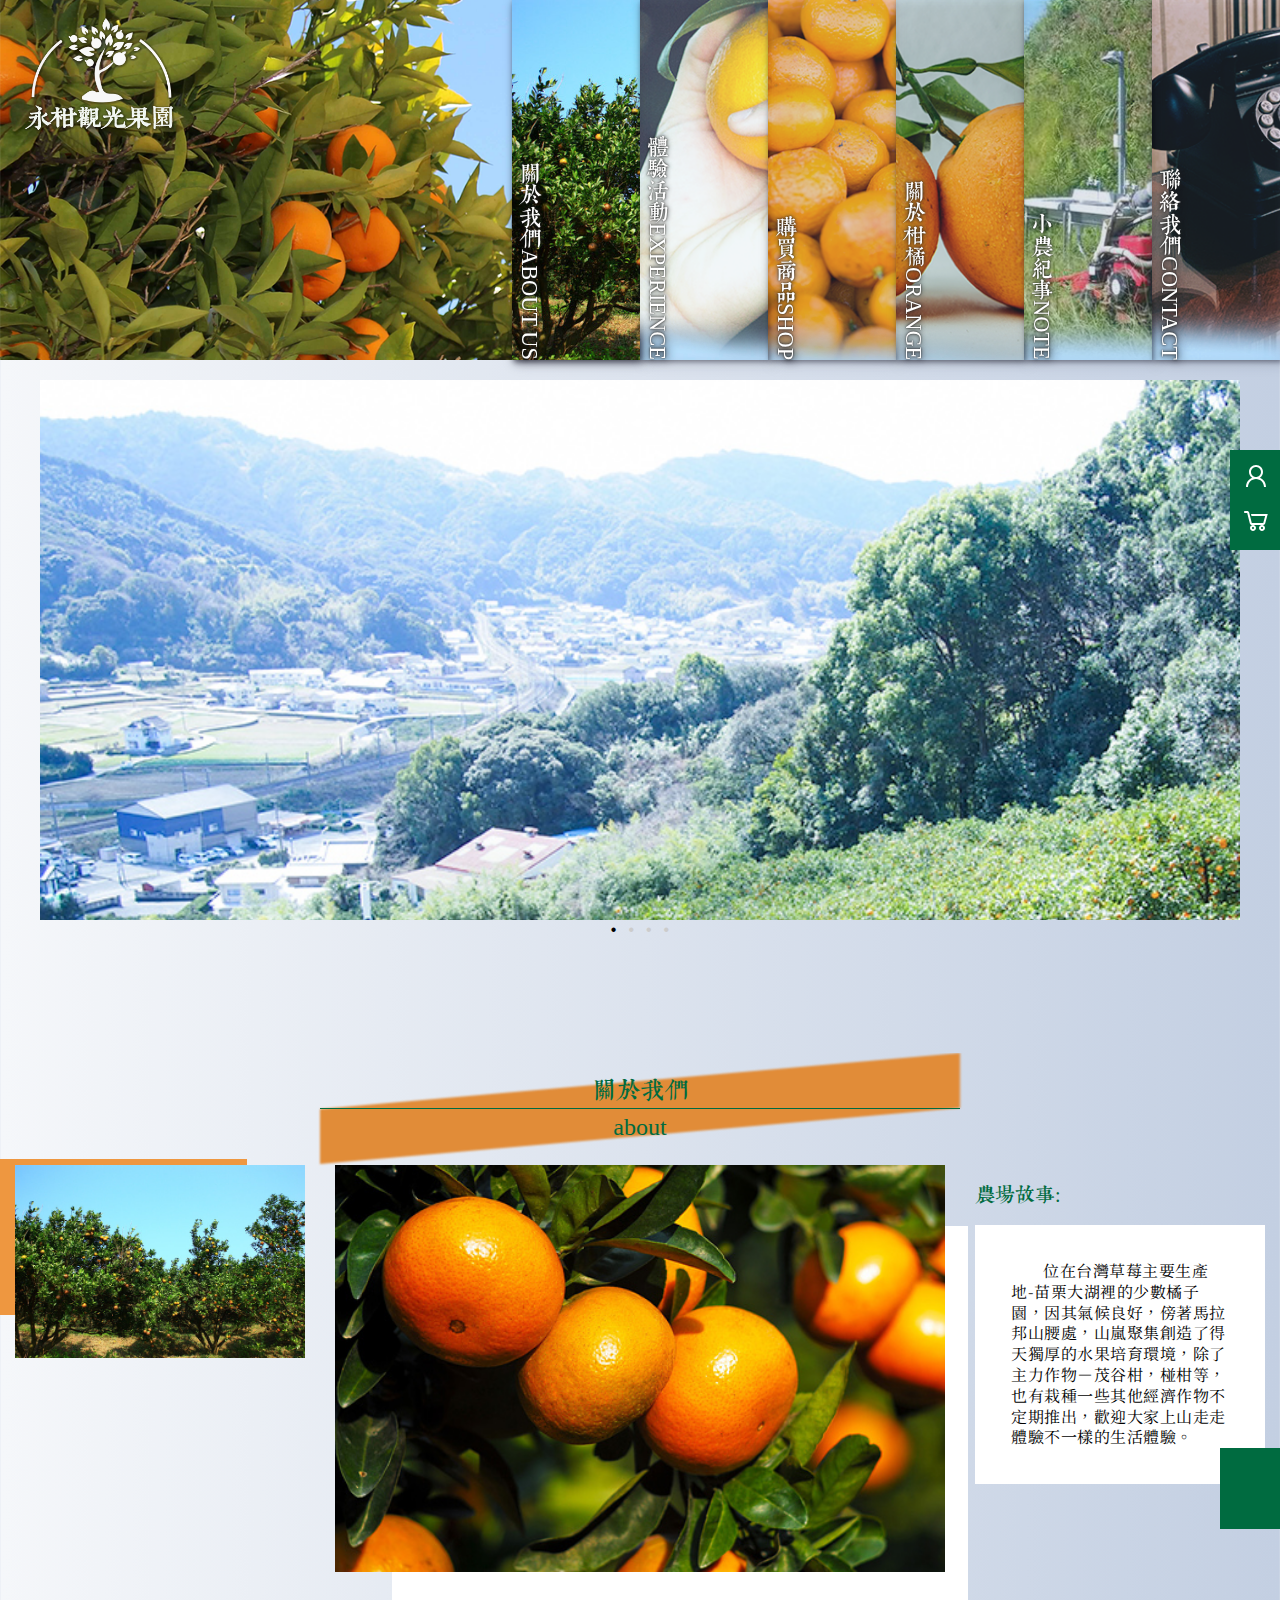
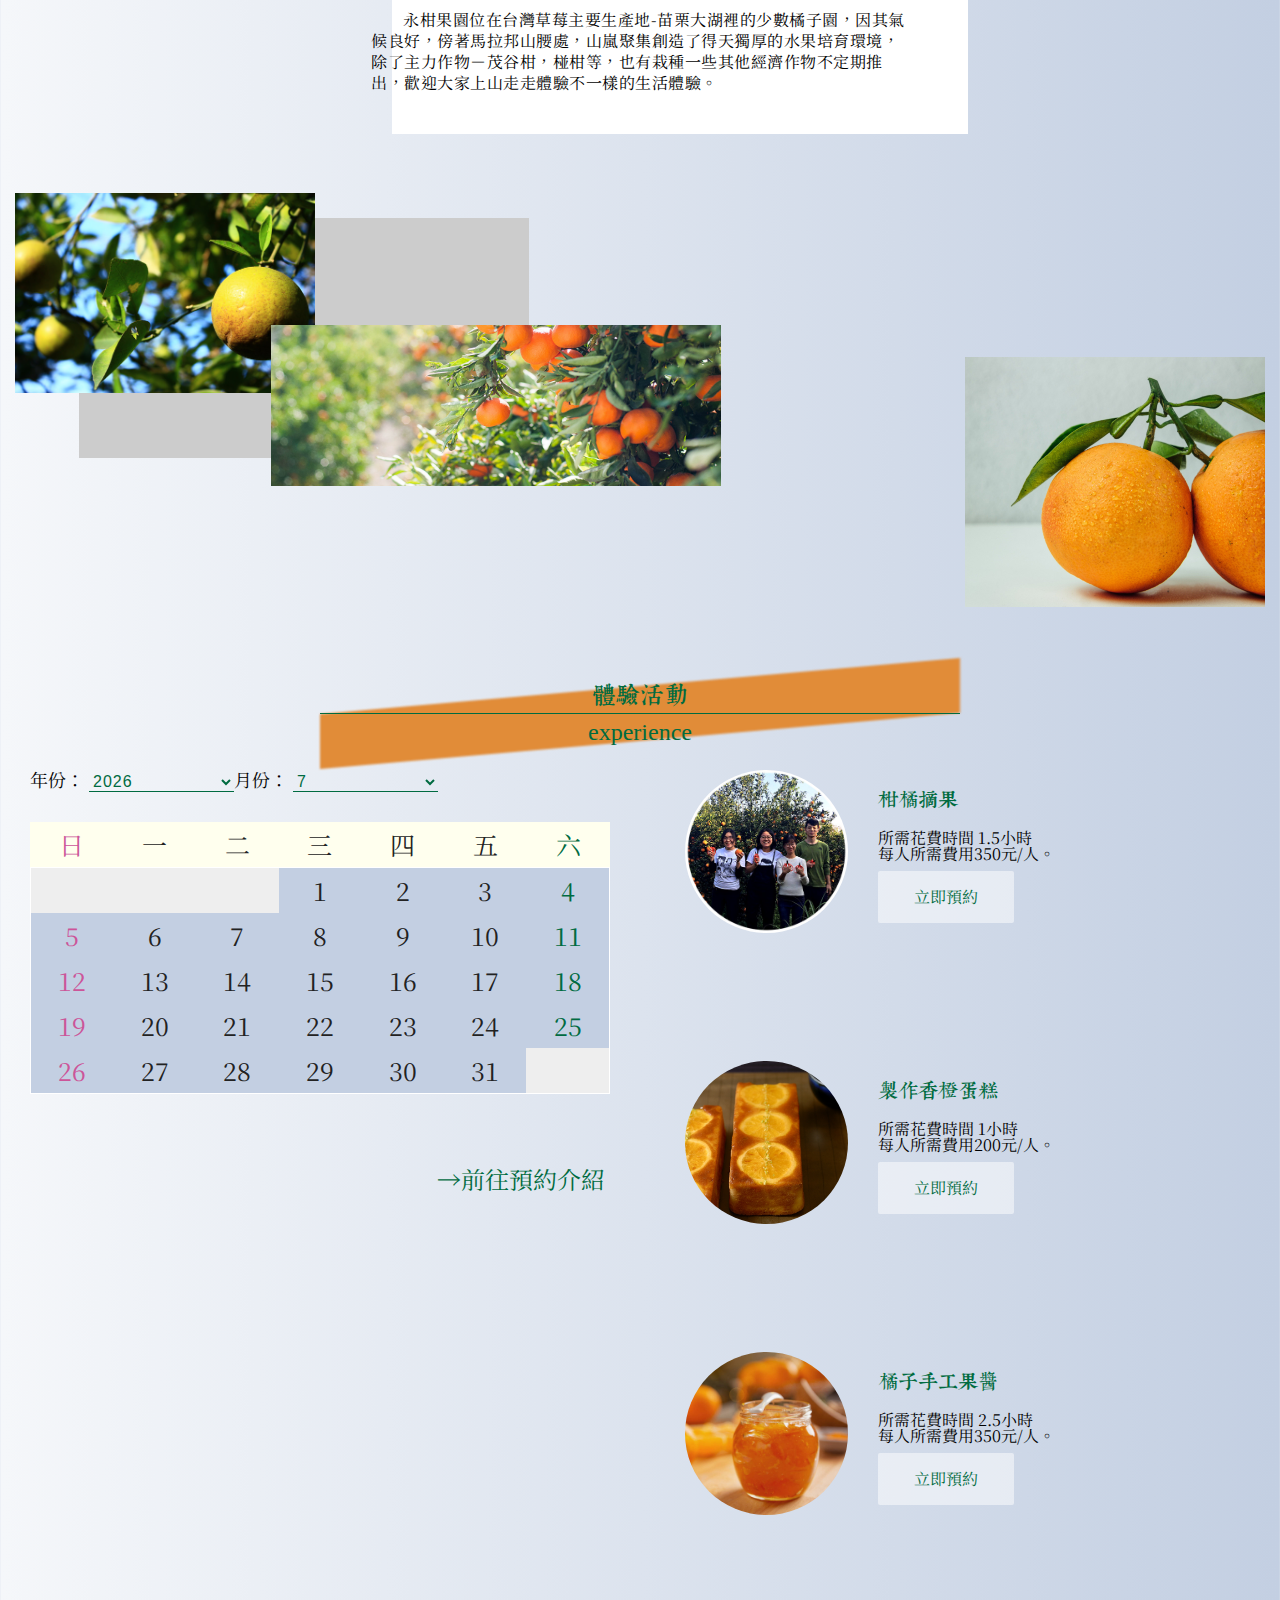
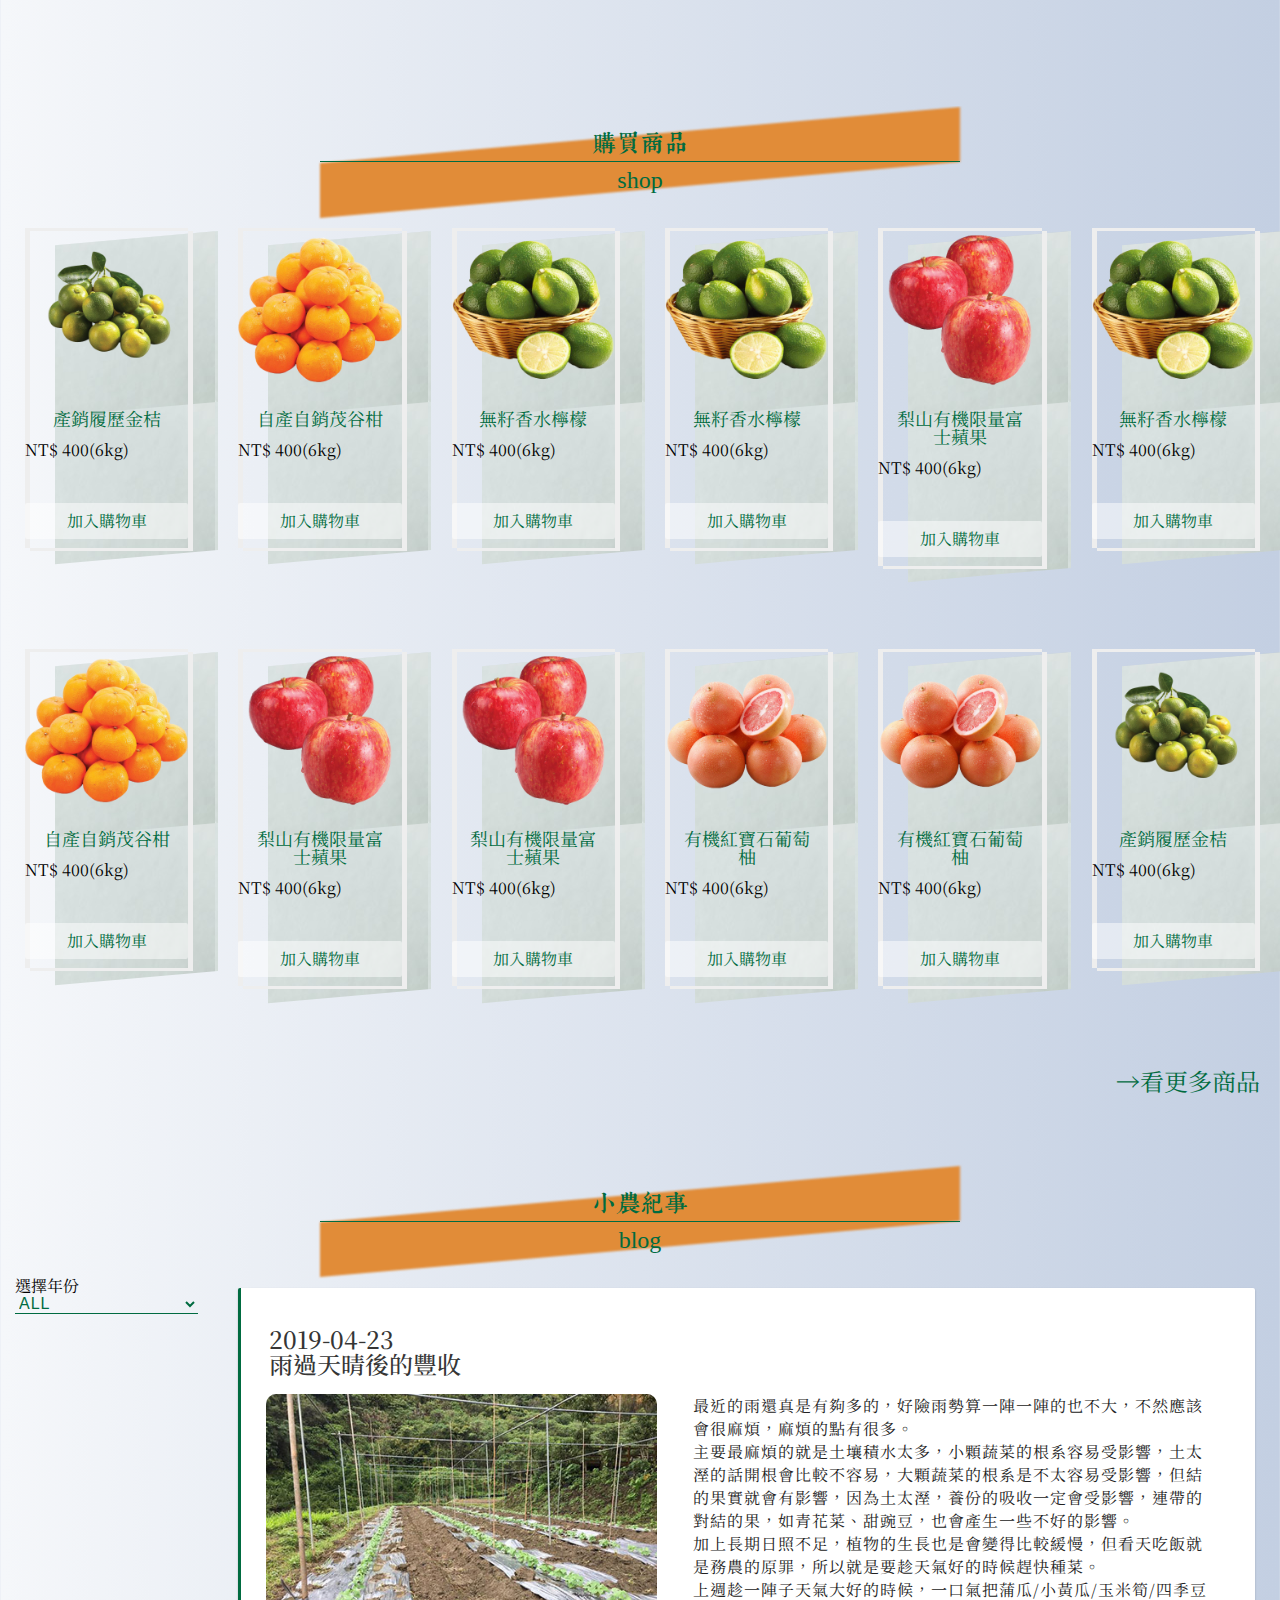
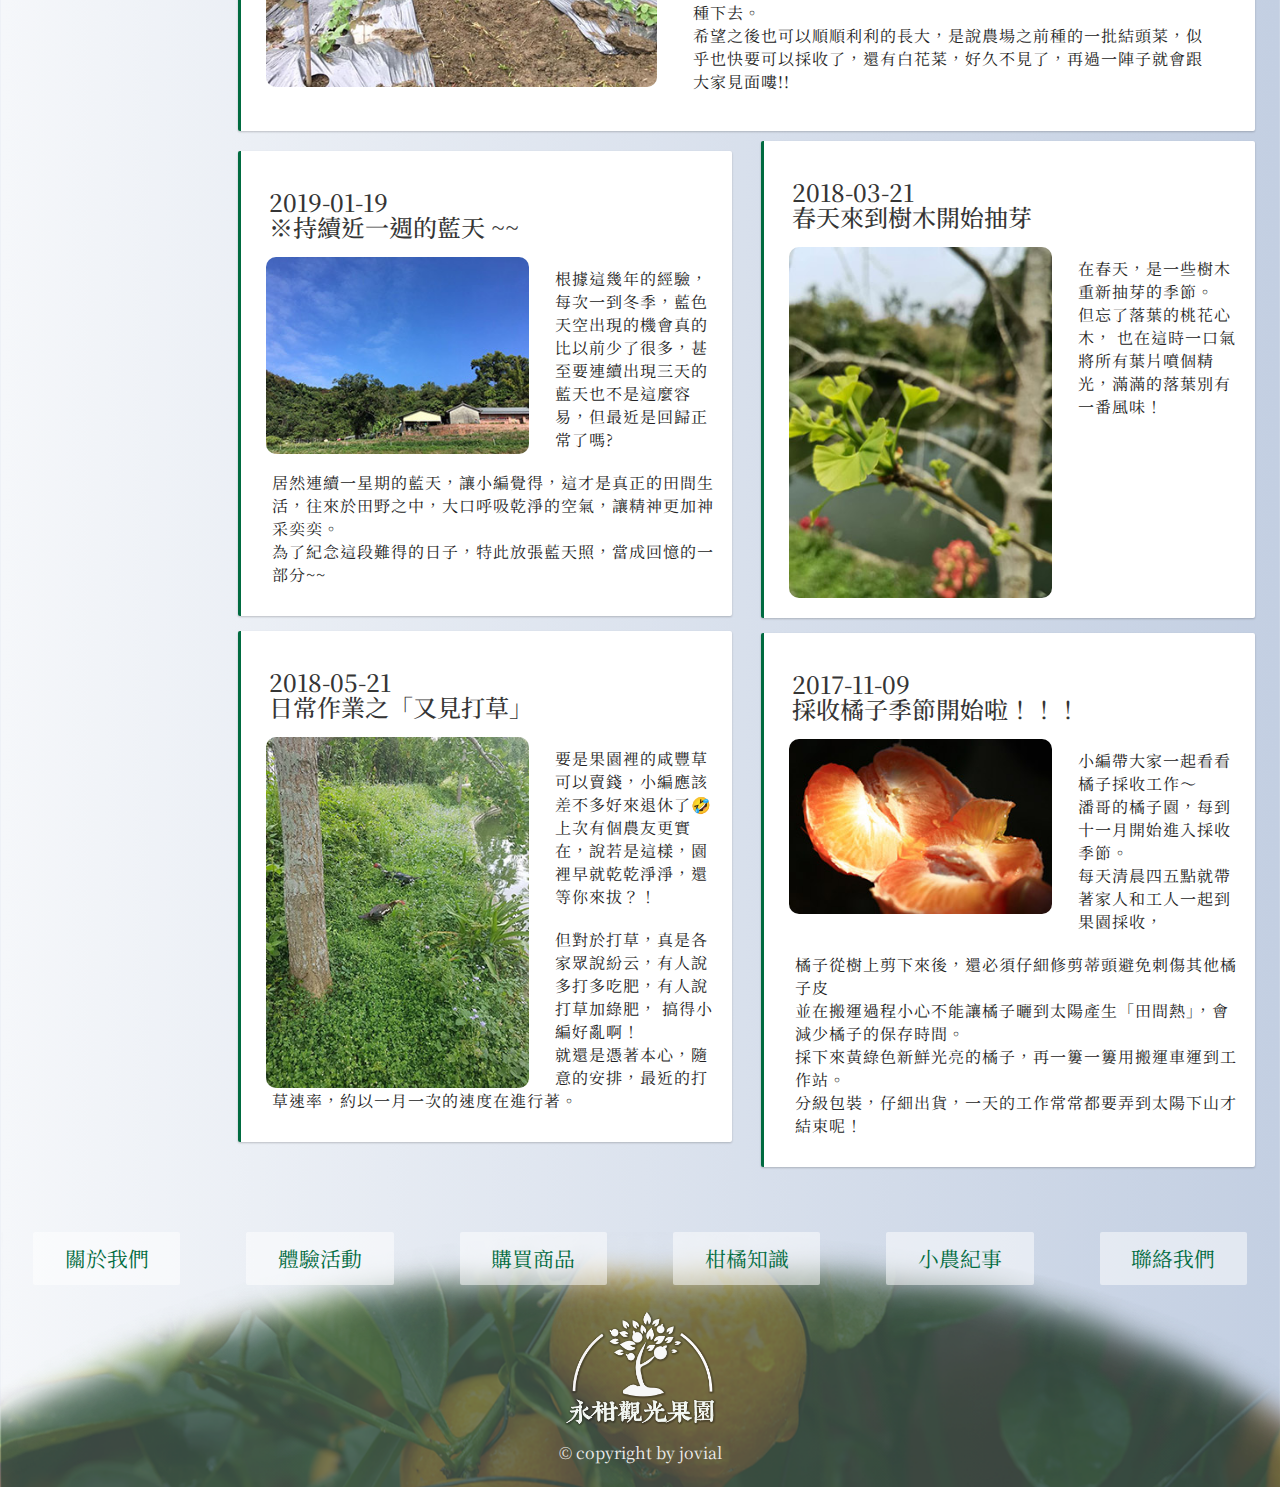
<file: index.html>
<!DOCTYPE html>
<html lang="en">

<head>
    <meta charset="UTF-8">
    <meta name="viewport" content="width=device-width, initial-scale=1.0">
    <meta http-equiv="X-UA-Compatible" content="ie=edge">
    <title>永柑觀光果園</title>
    <link rel="stylesheet" href="style.css">
</head>
<body>
    <div class="fixmenu">
        <div class="icons">
            <a href="#">
                <svg xmlns="http://www.w3.org/2000/svg" x="0px" y="0px"
                    width="32" height="32"
                    viewBox="0 0 192 192"
                    style=" fill:#000000;">
                    <g fill="none" fill-rule="nonzero" stroke="none" stroke-width="1" stroke-linecap="butt" stroke-linejoin="miter" stroke-miterlimit="10" stroke-dasharray="" stroke-dashoffset="0" font-family="none" font-weight="none" font-size="none" text-anchor="none" style="mix-blend-mode: normal"><path d="M0,192v-192h192v192z" fill="none"></path><g fill="#ffffff"><g id="surface1"><path d="M96,30c-23.13281,0 -42,18.86719 -42,42c0,14.46094 7.38281,27.30469 18.5625,34.875c-21.39844,9.1875 -36.5625,30.42188 -36.5625,55.125h12c0,-26.57812 21.42188,-48 48,-48c26.57813,0 48,21.42188 48,48h12c0,-24.70312 -15.16406,-45.9375 -36.5625,-55.125c11.17969,-7.57031 18.5625,-20.41406 18.5625,-34.875c0,-23.13281 -18.86719,-42 -42,-42zM96,42c16.64063,0 30,13.35938 30,30c0,16.64063 -13.35937,30 -30,30c-16.64062,0 -30,-13.35937 -30,-30c0,-16.64062 13.35938,-30 30,-30z"></path></g></g></g></svg>
            </a>
        </div>
        <div class="icons">
            <a href="#">
            <svg xmlns="http://www.w3.org/2000/svg" x="0px" y="0px"
            width="32" height="32"
            viewBox="0 0 192 192"
            style=" fill:#000000;"><g fill="none" fill-rule="nonzero" stroke="none" stroke-width="1" stroke-linecap="butt" stroke-linejoin="miter" stroke-miterlimit="10" stroke-dasharray="" stroke-dashoffset="0" font-family="none" font-weight="none" font-size="none" text-anchor="none" style="mix-blend-mode: normal"><path d="M0,192v-192h192v192z" fill="none"></path><g fill="#ffffff"><g id="surface1"><path d="M30,42c-3.30469,0 -6,2.69531 -6,6c0,3.30469 2.69531,6 6,6h13.3125l15.75,63c1.33594,5.34375 6.11719,9 11.625,9h68.8125c5.41406,0 10.00781,-3.58594 11.4375,-8.8125l15.5625,-57.1875h-100.5l3,12h81.9375l-11.4375,42h-68.8125l-15.75,-63c-1.33594,-5.34375 -6.11719,-9 -11.625,-9zM132,126c-9.86719,0 -18,8.13281 -18,18c0,9.86719 8.13281,18 18,18c9.86719,0 18,-8.13281 18,-18c0,-9.86719 -8.13281,-18 -18,-18zM78,126c-9.86719,0 -18,8.13281 -18,18c0,9.86719 8.13281,18 18,18c9.86719,0 18,-8.13281 18,-18c0,-9.86719 -8.13281,-18 -18,-18zM78,138c3.375,0 6,2.625 6,6c0,3.375 -2.625,6 -6,6c-3.375,0 -6,-2.625 -6,-6c0,-3.375 2.625,-6 6,-6zM132,138c3.375,0 6,2.625 6,6c0,3.375 -2.625,6 -6,6c-3.375,0 -6,-2.625 -6,-6c0,-3.375 2.625,-6 6,-6z"></path></g></g></g></svg>
            </a>
        </div>
    </div>
    <header class="page_header">
        <nav>
            <h1 class="title">
                <a href="#" class="logo">
                    <img src="img/logo.png" alt="logo"/>
                </a>
            </h1>
            <input type="checkbox" name="menu_control" id="menu_control">
            <label for="menu_control" class="burger">
                <span></span>
            </label>
            <ul>
                <li class="menu_list"><a href="about_us.html">關於我們ABOUT US</a></li>
                <li class="menu_list"><a href="experience.html">體驗活動experience</a></li>
                <li class="menu_list"><a href="shop.html">購買商品shop</a></li>
                <li class="menu_list"><a href="orange.html">關於柑橘orange</a></li>
                <li class="menu_list"><a href="note.html">小農紀事note</a></li>
                <li class="menu_list"><a href="contact_us.html">聯絡我們contact</a></li>
            </ul>
        </nav>
    </header>
    <!-- ====================================== -->
    <section class="banner">
        <div class="container col-12">
            <div class="slider">
                <div class="slide_viewer">
                    <div class="slide_group">
                        <div class="slide slide-1"><img src="img/slides01.jpg" alt="image"></div>
                        <div class="slide slide-2"><img src="img/slide02_productpic_unsplash.jpg" alt="image"></div>
                        <div class="slide slide-3"><img src="img/pic_slides03.jpg" alt="image"></div>
                        <div class="slide slide-4"><img src="img/slide04_max-1053152-unsplash.jpg" alt="image"></div>
                    </div>
                </div>
                <div class="slide_buttons"></div>
            </div>
        </div>
    </section>
    <!-- ====================================== -->
    <section class="about">
        <div class="container">
            <div class="item">
                <h2 class="topic">關於我們<br>about</h2>
                <div class="item farm_story col-5 col-lg-3"><img src="img/about_us_story_1.jpg" alt="story"/>
            </div>
            <div class="item story col-7 col-lg-6"><img src="img/murcott.jpg" alt="murcott">
                <p>永柑果園位在台灣草莓主要生產地-苗栗大湖裡的少數橘子園，因其氣候良好，傍著馬拉邦山腰處，山嵐聚集創造了得天獨厚的水果培育環境，除了主力作物－茂谷柑，椪柑等，也有栽種一些其他經濟作物不定期推出，歡迎大家上山走走體驗不一樣的生活體驗。</p>
            </div>
            <div class="col-12 col-lg-3">
                <article>
                    <h3>農場故事:</h3>
                    <p class="aboutustxt square">位在台灣草莓主要生產地-苗栗大湖裡的少數橘子園，因其氣候良好，傍著馬拉邦山腰處，山嵐聚集創造了得天獨厚的水果培育環境，除了主力作物－茂谷柑，椪柑等，也有栽種一些其他經濟作物不定期推出，歡迎大家上山走走體驗不一樣的生活體驗。</p>
                </article>
            </div>
            <div class="clearfix"></div>
        </div>
        <div class="col-12">
            <div class="item about_pic">
                <div class="lf item"><img src="img/banner_orange.jpg"></div>
                <div class="cr item"><img src="img/index-l0.jpg"></div>
                <div class="rg item"><img src="img/event.banner.jpg"></div>
            </div>
        </div>
        <div class="clearfix"></div>
    </section>
    <!-- ====================================== -->
    <section class="experience">
        <div class="container">
            <div class="item">
                <h2 class="topic">體驗活動<br>experience</h2>
            </div>
            <div class="col-12 col-lg-6">
                <div class="item">
                    <div class="cale" id="cale">
                                <!-- <div class="txt"><a href="experience.html">
                                        <h3>即將到來活動:6/22柑橘採果活動</h3>
                                        <p>採果前導覽解說+體驗採茂谷柑、桶柑+採果後可帶回市價180元的茂谷柑或桶柑。<br>
                                            所需花費時間 1.5小時<br>
                                            每人所需費用350元/人</p>
                                    </a>
                                </div> -->
                        <div id="setDate" class="calendar col-12">年份：
                            <select class="col-3" id="setYear" onchange="chose(this)"></select>月份：
                            <select class="col-3" id="setMonth" onchange="chose(this)"></select>
                            <ul id="title" class="week_list">
                                <li>日</li>
                                <li>一</li>
                                <li>二</li>
                                <li>三</li>
                                <li>四</li>
                                <li>五</li>
                                <li>六</li>
                            </ul>
                            <ul id="days" class="first_sat day_list">
                            </ul>
                        </div>
                    </div>
                </div>
                <div class="more col-12">
                    <span><a href="experience.html">→前往預約介紹</a></span>
                </div>
            </div>
            <div class="col-12 col-lg-6">
                <div class="acitivity col-12">
                    <div class="box pickpeople col-4">
                        <a href="#"><img src="img/pickpeople.jpg"/></a>         
                    </div>
                    <div class="box_desc col-8">
                        <h3>柑橘摘果</h3>
                        <ul>
                            <li>所需花費時間 1.5小時</li>
                            <li> 每人所需費用350元/人。</li>
                            <a class="btn" href="#">立即預約</a>
                        </ul>
                    </div>
                </div>
                <div class="cleafix"></div>
                <div class="acitivity  col-12">
                    <div class="box pickpeople  col-4">
                        <a href="#"><img src="img/orange-cake.jpg"/></a>                  
                    </div>
                    <div class="box_desc col-8">
                        <h3>製作香橙蛋糕</h3>
                        <ul>
                            <li>所需花費時間 1小時</li>
                            <li> 每人所需費用200元/人。</li>
                            <a class="btn" href="experience.html#tab-2">立即預約</a>
                        </ul>
                    </div>
                </div>
                <div class="cleafix"></div>
                <div class="acitivity col-12">
                    <div class="box pickpeople  col-4">
                        <a href="#"><img src="img/ORANGE_JAM.jpeg"/></a>                 
                    </div>
                <div class="box_desc col-8">
                    <h3>橘子手工果醬</h3>
                    <ul>
                        <li>所需花費時間 2.5小時</li>
                        <li> 每人所需費用350元/人。</li>
                        <a class="btn" href="#">立即預約</a>
                    </ul>
                </div>
            </div>
            <div class="cleafix"></div>
        </div>
    </section>
    <div class="clearfix"></div>
    <!-- ====================================== -->
    <section class="shop">
        <div class="container">
            <div class="item">
                <h2 class="topic">購買商品<br>shop</h2>
            </div>
            <div class="col-6 col-lg-4 col-xl-2">
                <div class="item shop_card"><img src="img/Kumquat.png" alt="kumquat">
                    <h4 class="item_name">產銷履歷金桔</h4><span>NT$ 400(6kg)</span>
                    <div class="item button"><a class="btn" href="shopcard.html">加入購物車</a></div>
                </div>
            </div>      
            <div class="col-6 col-lg-4 col-xl-2">
                <div class="item shop_card"><img src="img/ORANGE.png" alt="orange">
                    <h4 class="item_name">自產自銷茂谷柑</h4><span>NT$ 400(6kg)</span>
                    <div class="item button"><a class="btn" href="#">加入購物車</a></div>
                </div>
            </div>
            <div class="col-6 col-lg-4 col-xl-2">
                <div class="item shop_card"><img src="img/LEMON.png" alt="lemon">
                    <h4 class="item_name">無籽香水檸檬</h4><span>NT$ 400(6kg)</span>
                    <div class="item button"><a class="btn" href="#">加入購物車</a></div>
                </div>
            </div>
            <div class="col-6 col-lg-4 col-xl-2">
                <div class="item shop_card"><img src="img/LEMON.png" alt="lemon">
                    <h4 class="item_name">無籽香水檸檬</h4><span>NT$ 400(6kg)</span>
                    <div class="item button"><a class="btn" href="#">加入購物車</a></div>
                </div>
            </div>
            <div class="col-6 col-lg-4 col-xl-2">
                <div class="item shop_card"><img src="img/APPLE.png" alt="apple">
                    <h4 class="item_name">梨山有機限量富士蘋果</h4><span>NT$ 400(6kg)</span>
                    <div class="item button"><a class="btn" href="#">加入購物車</a></div>
                </div>
            </div>
            <div class="col-6 col-lg-4 col-xl-2">
                <div class="item shop_card"><img src="img/LEMON.png" alt="lemon">
                    <h4 class="item_name">無籽香水檸檬</h4><span>NT$ 400(6kg)</span>
                    <div class="item button"><a class="btn" href="#">加入購物車</a></div>
                </div>
            </div>
            <div class="clearfix"></div>
            <div class="col-6 col-lg-4 col-xl-2">
                <div class="item shop_card"><img src="img/ORANGE.png" alt="orange">
                    <h4 class="item_name">自產自銷茂谷柑</h4><span>NT$ 400(6kg)</span>
                    <div class="item button"><a class="btn" href="#">加入購物車</a></div>
                </div>
            </div>
            <div class="col-6 col-lg-4 col-xl-2">
                <div class="item shop_card"><img src="img/APPLE.png" alt="apple">
                    <h4 class="item_name">梨山有機限量富士蘋果</h4><span>NT$ 400(6kg)</span>
                    <div class="item button"><a class="btn" href="#">加入購物車</a></div>
                </div>
            </div>
            <div class="col-6 col-lg-4 col-xl-2">
                <div class="item shop_card"><img src="img/APPLE.png" alt="apple">
                    <h4 class="item_name">梨山有機限量富士蘋果</h4><span>NT$ 400(6kg)</span>
                    <div class="item button"><a class="btn" href="#">加入購物車</a></div>
                </div>
            </div>
            <div class="col-6 col-lg-4 col-xl-2">
                <div class="item shop_card"><img src="img/GRAPEFRUIT.png" alt="grapefruit">
                    <h4 class="item_name">有機紅寶石葡萄柚</h4><span>NT$ 400(6kg)</span>
                    <div class="item button"><a class="btn" href="#">加入購物車</a></div>
                </div>
            </div>
            <div class="col-6 col-lg-4 col-xl-2">
                <div class="item shop_card"><img src="img/GRAPEFRUIT.png" alt="grapefruit">
                    <h4 class="item_name">有機紅寶石葡萄柚</h4><span>NT$ 400(6kg)</span>
                    <div class="item button"><a class="btn" href="#">加入購物車</a></div>
                </div>
            </div>
            <div class="col-6 col-lg-4 col-xl-2">
                <div class="item shop_card"><img src="img/Kumquat.png" alt="kumquat">
                    <h4 class="item_name">產銷履歷金桔</h4><span>NT$ 400(6kg)</span>
                    <div class="item button"><a class="btn" href="#">加入購物車</a></div>
                </div>
            </div>
            <div class="clearfix"></div>
            <div class="more col-12">
                <span><a href="shop.html">→看更多商品</a></span>
            </div>
        </div>
    </section>
    <!-- ========================================= -->
    <section class="blog">
        <div class="container">
            <div class="item">
                <h2 class="topic">小農紀事<br>blog</h2>
            </div>
            <div class="col-12 col-lg-2">
                <div class="item">選擇年份
                    <select name="year" id="selectedYear">
                        <option value="all" selected>all</option>
                        <option value="2019">2019</option>
                        <option value="2018">2018</option>
                        <option value="2017">2017</option>
                    </select>
                </div>
            </div>
            <div class="col-12 col-lg-10">
                <div class="item">
                    <div class="Big_colum">
                        <div class="blogcard b" data-year="2019">
                            <span>2019-04-23<br>雨過天晴後的豐收</span>
                            <img src="img/blog_big.jpg" alt="blog">
                            <p class="blogtxt">
                                最近的雨還真是有夠多的，好險雨勢算一陣一陣的也不大，不然應該會很麻煩，麻煩的點有很多。<br>主要最麻煩的就是土壤積水太多，小顆蔬菜的根系容易受影響，土太溼的話開根會比較不容易，大顆蔬菜的根系是不太容易受影響，但結的果實就會有影響，因為土太溼，養份的吸收一定會受影響，連帶的對結的果，如青花菜、甜豌豆，也會產生一些不好的影響。<br>加上長期日照不足，植物的生長也是會變得比較緩慢，但看天吃飯就是務農的原罪，所以就是要趁天氣好的時候趕快種菜。<br>上週趁一陣子天氣大好的時候，一口氣把蒲瓜/小黃瓜/玉米筍/四季豆種下去。<br>希望之後也可以順順利利的長大，是說農場之前種的一批結頭菜，似乎也快要可以採收了，還有白花菜，好久不見了，再過一陣子就會跟大家見面嘍!!<br>
                            </p>
                        </div>
                        <div class="clearfix"></div>
                    </div>
                    <div class="Small_colum">
                        <div class="blogcard s" data-year="2019">
                            <span>2019-01-19<br>※持續近一週的藍天 ~~</span>
                            <img src="img/blog_s_1.jpg" alt="blog_bluesky">
                            <p class="blogtxt">
                                根據這幾年的經驗，每次一到冬季，藍色天空出現的機會真的比以前少了很多，甚至要連續出現三天的藍天也不是這麼容易，但最近是回歸正常了嗎?</p><dd class="visible-xs">...more</dd>
                                <p class="hidden-xs blogtxt">居然連續一星期的藍天，讓小編覺得，這才是真正的田間生活，往來於田野之中，大口呼吸乾淨的空氣，讓精神更加神采奕奕。<br>為了紀念這段難得的日子，特此放張藍天照，當成回憶的一部分~~</p>
                            
                        </div>
                        <div class="clearfix"></div>
                        <div class="blogcard s" data-year="2018">
                            <span>2018-05-21<br>日常作業之「又見打草」</span>
                            <img src="img/blog_s_2.jpg" alt="blog_grass">
                            <p class="blogtxt">
                                要是果園裡的咸豐草可以賣錢，小編應該差不多好來退休了🤣<br>
                                上次有個農友更實在，說若是這樣，園裡早就乾乾淨淨，還等你來拔？！<br></p><dd class="visible-xs">...more</dd>
                            <p class="hidden-xs blogtxt">
                                但對於打草，真是各家眾說紛云，有人說多打多吃肥，有人說打草加綠肥，
                                搞得小編好亂啊！<br>
                                就還是憑著本心，隨意的安排，最近的打草速率，約以一月一次的速度在進行著。
                            </p>
                        </div>
                        <div class="clearfix"></div>
                        <div class="blogcard s" data-year="2018">
                            <span>2018-03-21<br>春天來到樹木開始抽芽</span>
                            <img src="img/blog_s_3.jpg" alt="blog_newborn">
                            <p class="blogtxt">在春天，是一些樹木重新抽芽的季節。<br>但忘了落葉的桃花心木，
                                也在這時一口氣將所有葉片噴個精光，滿滿的落葉別有一番風味！</p>
                        </div>
                        <div class="clearfix"></div>
                        <div class="blogcard s" data-year="2017">
                            <span>2017-11-09<br>採收橘子季節開始啦！！！</span>
                            <img src="img/blog_s_4.jpg" alt="blog_haverst">
                            <p class="blogtxt">
                                小編帶大家一起看看橘子採收工作～<br>
                                潘哥的橘子園，每到十一月開始進入採收季節。<br>每天清晨四五點就帶著家人和工人一起到果園採收，</p><dd class="visible-xs">...more</dd>
                                <p class="hidden-xs blogtxt">橘子從樹上剪下來後，還必須仔細修剪蒂頭避免刺傷其他橘子皮<br>並在搬運過程小心不能讓橘子曬到太陽產生「田間熱」，會減少橘子的保存時間。<br>採下來黃綠色新鮮光亮的橘子，再一簍一簍用搬運車運到工作站。<br>分級包裝，仔細出貨，一天的工作常常都要弄到太陽下山才結束呢！</p>
                        </div>
                    </div>
                    <div class="clearfix"></div>
                </div>
            </div>
            <div class="clearfix"></div>
        </div>
    </section>
    <footer class="foot">
        <div class="container">
            <div class="col-4 col-lg-2">
                <a href="about_us.html" class="fmenu">關於我們</a>
            </div>
            <div class="col-4 col-lg-2">
                <a href="experience.html" class="fmenu">體驗活動</a>
            </div>
            <div class="col-4 col-lg-2">
                <a href="shop.html" class="fmenu">購買商品</a>
            </div>
            <div class="col-4 col-lg-2">
                <a href="orange.html" class="fmenu">柑橘知識</a>
            </div>
            <div class="col-4 col-lg-2">
                <a href="note.html" class="fmenu">小農紀事</a>
            </div>
            <div class="col-4 col-lg-2">
                <a href="contact_us.html" class="fmenu">聯絡我們</a>
            </div>
            <div class="">
                <a href="index.html" class="logo"><img src="img/logo.png" alt="logo"></a>
            <div class="col-12">
                © copyright by jovial
            </div>
        </div>
    </footer>
    <script src="https://ajax.googleapis.com/ajax/libs/jquery/3.6.0/jquery.min.js"></script>
    <script src="js/cale.js"></script>
    <script>
    document.getElementById('selectedYear').addEventListener('change',function(e){
        var year = document.querySelector("select[name='year']").value;
        if(year !== 'all'){
            // console.log(year)
            document.querySelectorAll(".blogcard[data-year]").forEach(function(ele,i){
                ele.style.display = 'none'
            })
            document.querySelectorAll(".blogcard[data-year='"+year+"']").forEach(function(ele,i){
                ele.style.display = 'block'
            })
        }else{
            document.querySelectorAll('.blogcard[data-year]').forEach(function(ele,i){
                ele.style.display= 'block'
            })
        }
    })
    $(function(){
    
    let scrollTop = 0;
    let navHi = $('nav').outerHeight();
    $(window).scroll(function(){
        scrollTop = $(window).scrollTop();
        if(scrollTop >= navHi ){
            $('.page_header').addClass('fixed');
        }else{
            $('.page_header').removeClass('fixed');
        }
        })
        var year =$("select[name='year']").val();
        // console.log(year)
        if(year==='all'){
            $('.blogcard[data-year]').show()
        }
    })
    $('.slider').each(function(){
     var $this = $(this);
     var $group = $this.find('.slide_group');
     var $slides = $this.find('.slide');
     var buttonArray = [];
     var currentIndex = 0;
     var timeout;
     
     function move(newIndex){
         var animateLeft, slideLeft;
         advance();
         //如果正在執行動畫不須執行任何動作
         if($group.is(':animated')|| currentIndex === newIndex){
             return;
         }
         buttonArray[currentIndex].removeClass('active');
         buttonArray[newIndex].addClass('active');
         if(newIndex>currentIndex){
             slideLeft = '100%';
             animateLeft = '-100%'; //目前面板向左移動
         }else{
             slideLeft = '-100%';
             animateLeft = '100%';//目前面板向右移動
         }
         $slides.eq(newIndex).css({left:slideLeft,display:'block'});
         $group.animate({left:animateLeft},function(){
             $slides.eq(currentIndex).css({display:'none'});
             $slides.eq(newIndex).css({left:0});
             $group.css({left:0});
             currentIndex = newIndex;
         });
     }
     function advance(){
         clearTimeout(timeout);
         timeout = setTimeout(function(){
             if(currentIndex<($slides.length - 1)){
                 move(currentIndex + 1);//如果不是最後一張移動到下一張
             }else{
                 move(0);//回到第一張
             }
         },4000);
     }
     $.each($slides,function(index){
         var $button = $('<button type="button" class="slide-btn">&bull;</button>');
         if(index === currentIndex){
             $button.addClass('active');
         }
         $button.on('click',function(){
             move(index);
         }).appendTo('.slide_buttons');
         buttonArray.push($button); 
        });
        advance();
    });
    </script>
</body>
</html>
</file>
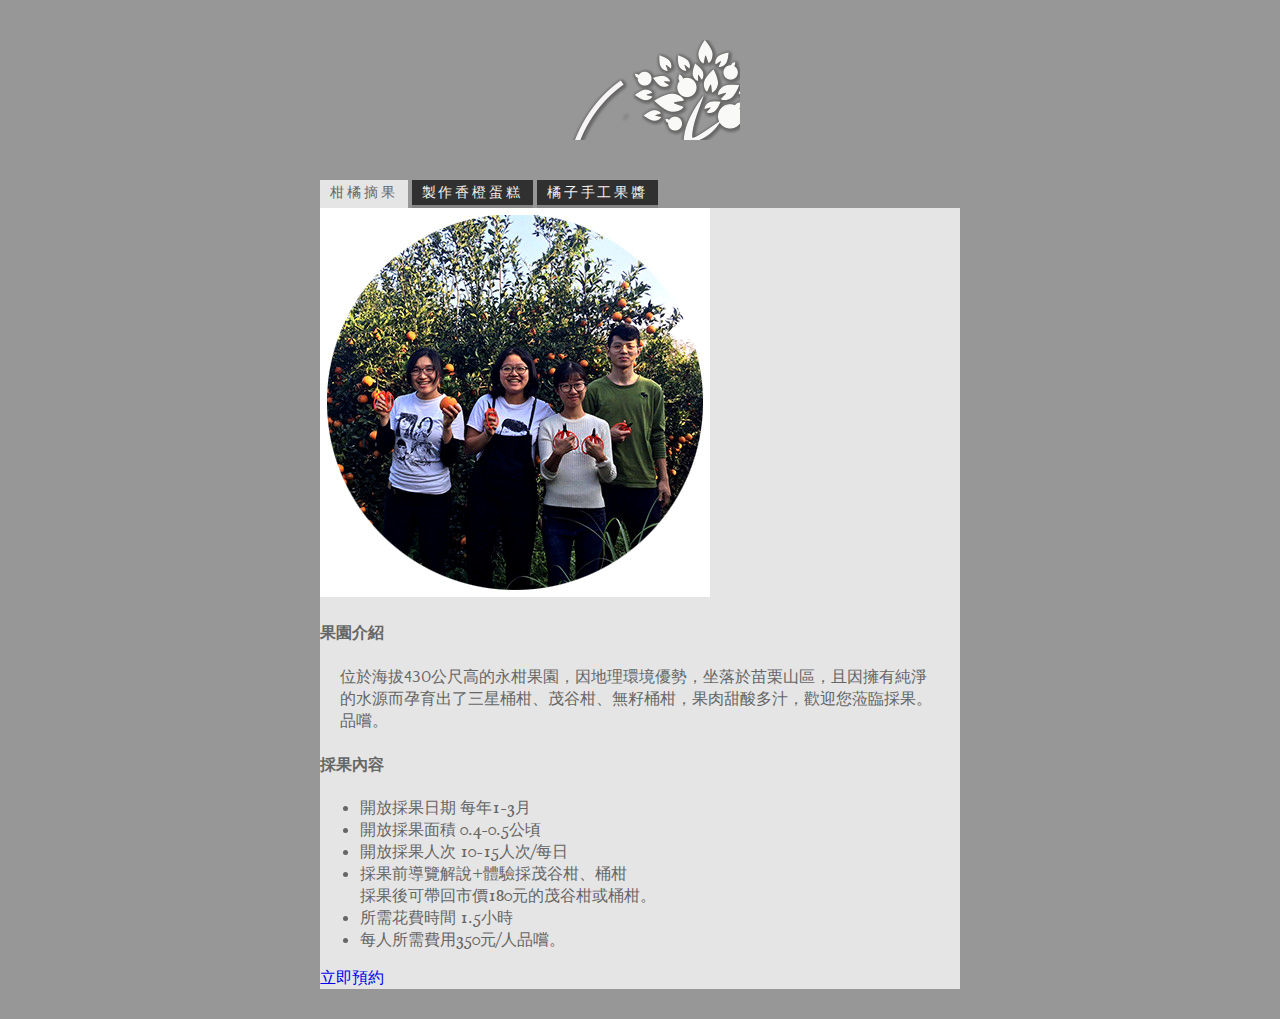
<file: _jquery_tab.html>
<!DOCTYPE html>
<html lang="en">
<head>
    <meta charset="UTF-8">
    <meta name="viewport" content="width=device-width, initial-scale=1.0">
    <meta http-equiv="X-UA-Compatible" content="ie=edge">
    
    <title>Document</title>
    <style>
        @import url(http://fonts.googleapis.com/css?family=Jacques+Francois);
@import url(http://fonts.googleapis.com/css?family=Quattrocento+Sans);

body {
  background-color: #979797;
  color: #fff;
  margin: 0;
  padding: 0;}

.page {
  max-width: 640px;
  margin: 0 auto 30px auto;}

.panel {
  background-color: #fff;
  color: #666;
  box-shadow: 3px 4px 5px rgba(0, 0, 0, 0.2);
  overflow: auto;}

button {
  border: none;}

/********** LOGO **********/
h1 {
  text-align: center;
  width: 200px;
  height: 100px;
  margin: 40px auto 40px auto;
  background-image: url('../img/logo.png');
  background-repeat: no-repeat;
  text-indent: 100%;
  white-space: nowrap;
  overflow: hidden;}

/********** TYPOGRAPHY **********/
body, button {
    font-family: 'Jacques Francois', serif;}

h2, h3 {
  font-weight: normal;
  margin: 0;}
h2 {
  color: #666;
  text-transform: uppercase;
  letter-spacing: 0.14em;
  font-size: 230%;
  line-height: 1em;
  padding: 20px 0 0 20px;}
h3 {
  font-size: 90%;
  letter-spacing: 0.2em;}

p {
  font-family: 'Quattrocento Sans', sans-serif;
  line-height: 1.4em;}

a {
    text-decoration: none;}

button {
  font-size: 90%;
  text-align: left;
  text-transform: uppercase;}

  /*****************  No JS ***************/
#billboard {text-align: center;}
.js-warning {display: none;}

.no-js .js-warning {
  display: block;
  border: 3px solid #fff;
  text-align: center;
  background-color: #fff;
  color: #db5391;
  padding: 10px;}
    /********** TABS **********/
.tab_list {
  margin: 0;
  padding: 0;}

.tab_list li {
  display: inline-block;
  list-style-type: none;
  background-color: #303030;
  border-bottom: 3px solid #858585;
  font-family: 'Jacques Francois', serif;
  text-transform: uppercase;
  letter-spacing: 0.2em;}

.tab_list li a {
  color: #f2f2f2;
  display: block;
  padding: 3px 10px 3px 10px;}


/********** HOVER STATES **********/
.tab_list li.active, .tab_list li.hover {
  background-color: #e5e5e5;
  border-bottom: 3px solid #e5e5e5;}

.tab_list li.active a, .tab_list li a:hover {
  color: #666;
  background-color: #e5e5e5;}


/********** PANELS **********/
.tab_panel {
  display: none;
  background-color: #e5e5e5;
  color: #666;
  min-height: 150px;
  overflow: auto;}

.tab_panel.active {
  display: block;}

.tab_panel p {
  margin: 20px;}
    </style>
</head>
<body>
        <header><h1>Monsieur Pigeon</h1></header>

        <section class="page">
    
          <div class="tabs">
    
            <ul class="tab_list">
              <li class="active"><a class="tab_control" href="#tab-1"><h3>柑橘摘果</h3></a></li>
              <li><a class="tab_control" href="#tab-2"><h3>製作香橙蛋糕</h3></a></li>
              <li><a class="tab_control" href="#tab-3"><h3>橘子手工果醬</h3></a></li>
            </ul>
    
            <div class="tab_panel active" id="tab-1">
                    <div class="pickpeople col-6">
                            <img src="img/pickpeople.jpg" alt="體驗遊客">
                        </div>
                        <div class="intro col-6">
                            <div class="item detail"><h4>果園介紹</h4>
                                  <p>位於海拔430公尺高的永柑果園，因地理環境優勢，坐落於苗栗山區，且因擁有純淨的水源而孕育出了三星桶柑、茂谷柑、無籽桶柑，果肉甜酸多汁，歡迎您蒞臨採果。品嚐。</p>
                                    </div>
                            <div class="item detail"><h4>採果內容</h4>
                               <ul>
                                    <li>開放採果日期 每年1-3月</li>
                                    <li>開放採果面積 0.4-0.5公頃</li>
                                    <li>開放採果人次 10-15人次/每日</li>
                                    <li>採果前導覽解說+體驗採茂谷柑、桶柑<br>採果後可帶回市價180元的茂谷柑或桶柑。</li>
                                    <li>所需花費時間 1.5小時</li>
                                    <li> 每人所需費用350元/人品嚐。</li>
                                </ul>   
                                    </div> <a class="btn" href="#">立即預約</a>
                            <div class="clearfix"></div>
                        </div>
            </div>
    
            <div class="tab_panel" id="tab-2">
                    <div class="pickpeople col-6">
                            <img src="img/pickpeople.jpg" alt="體驗遊客">
                        </div>
                        <div class="intro col-6">
                            <div class="item detail"><h4>果園介紹</h4>
                                  <p>位於海拔430公尺高的永柑果園，因地理環境優勢，坐落於苗栗山區，且因擁有純淨的水源而孕育出了三星桶柑、茂谷柑、無籽桶柑，果肉甜酸多汁，歡迎您蒞臨採果。品嚐。</p>
                                    </div>
                            <div class="item detail"><h4>採果內容</h4>
                               <ul>
                                    <li>開放採果日期 每年1-3月</li>
                                    <li>開放採果面積 0.4-0.5公頃</li>
                                    <li>開放採果人次 10-15人次/每日</li>
                                    <li>採果前導覽解說+體驗採茂谷柑、桶柑<br>採果後可帶回市價180元的茂谷柑或桶柑。</li>
                                    <li>所需花費時間 1.5小時</li>
                                    <li> 每人所需費用350元/人品嚐。</li>
                                </ul>   
                                    </div> <a class="btn" href="#">立即預約</a>
                            <div class="clearfix"></div>
                        </div>
            </div>
            </div>
    
            <div class="tab_panel" id="tab-3">
                    <div class="pickpeople col-6">
                            <img src="img/pickpeople.jpg" alt="體驗遊客">
                        </div>
                        <div class="intro col-6">
                            <div class="item detail"><h4>果園介紹</h4>
                                  <p>位於海拔430公尺高的永柑果園，因地理環境優勢，坐落於苗栗山區，且因擁有純淨的水源而孕育出了三星桶柑、茂谷柑、無籽桶柑，果肉甜酸多汁，歡迎您蒞臨採果。品嚐。</p>
                                    </div>
                            <div class="item detail"><h4>採果內容</h4>
                               <ul>
                                    <li>開放採果日期 每年1-3月</li>
                                    <li>開放採果面積 0.4-0.5公頃</li>
                                    <li>開放採果人次 10-15人次/每日</li>
                                    <li>採果前導覽解說+體驗採茂谷柑、桶柑<br>採果後可帶回市價180元的茂谷柑或桶柑。</li>
                                    <li>所需花費時間 1.5小時</li>
                                    <li> 每人所需費用350元/人品嚐。</li>
                                </ul>   
                                    </div> <a class="btn" href="#">立即預約</a>
                            <div class="clearfix"></div>
                        </div>
            </div>
            </div>
    
          </div><!-- .tabs -->
    
        </section><!-- .page -->
    
        <script src="https://ajax.googleapis.com/ajax/libs/jquery/3.6.0/jquery.min.js"></script>
        <script>
        $('.tab_list').each(function(){
            var $this=$(this);
            var $tab=$this.find('li.active');
            var $link=$tab.find('a');
            var $panel=$($link.attr('href'));
            $this.on('click','.tab_control',function(e){
                e.preventDefault();
                var $link = $(this);
                var     id = this.hash;
                if(id && !$link.is('.active')){
                    $panel.removeClass('active');
                    $tab.removeClass('active');

                    $panel=$(id).addClass('active');
                    $tab = $link.parent().addClass('active');
                }        
            });
        });
        </script>
</body>
</html>
</file>
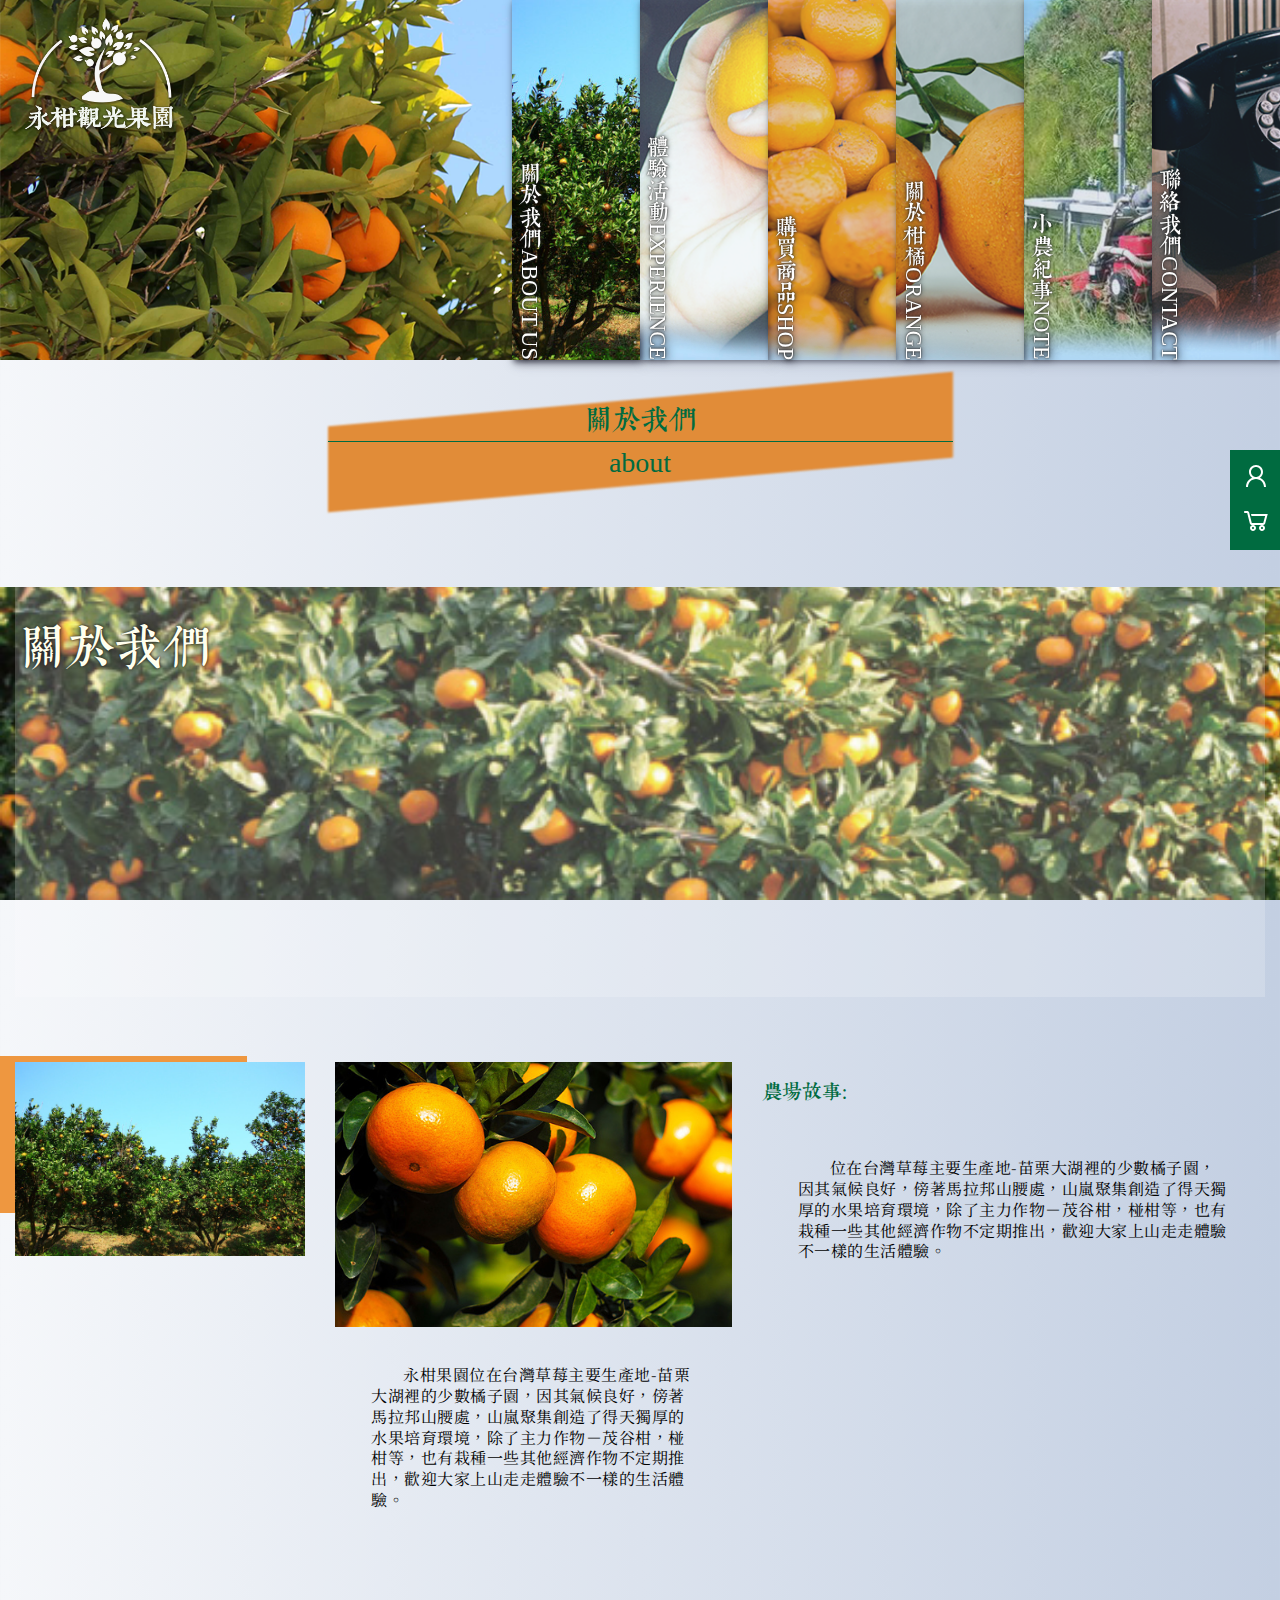
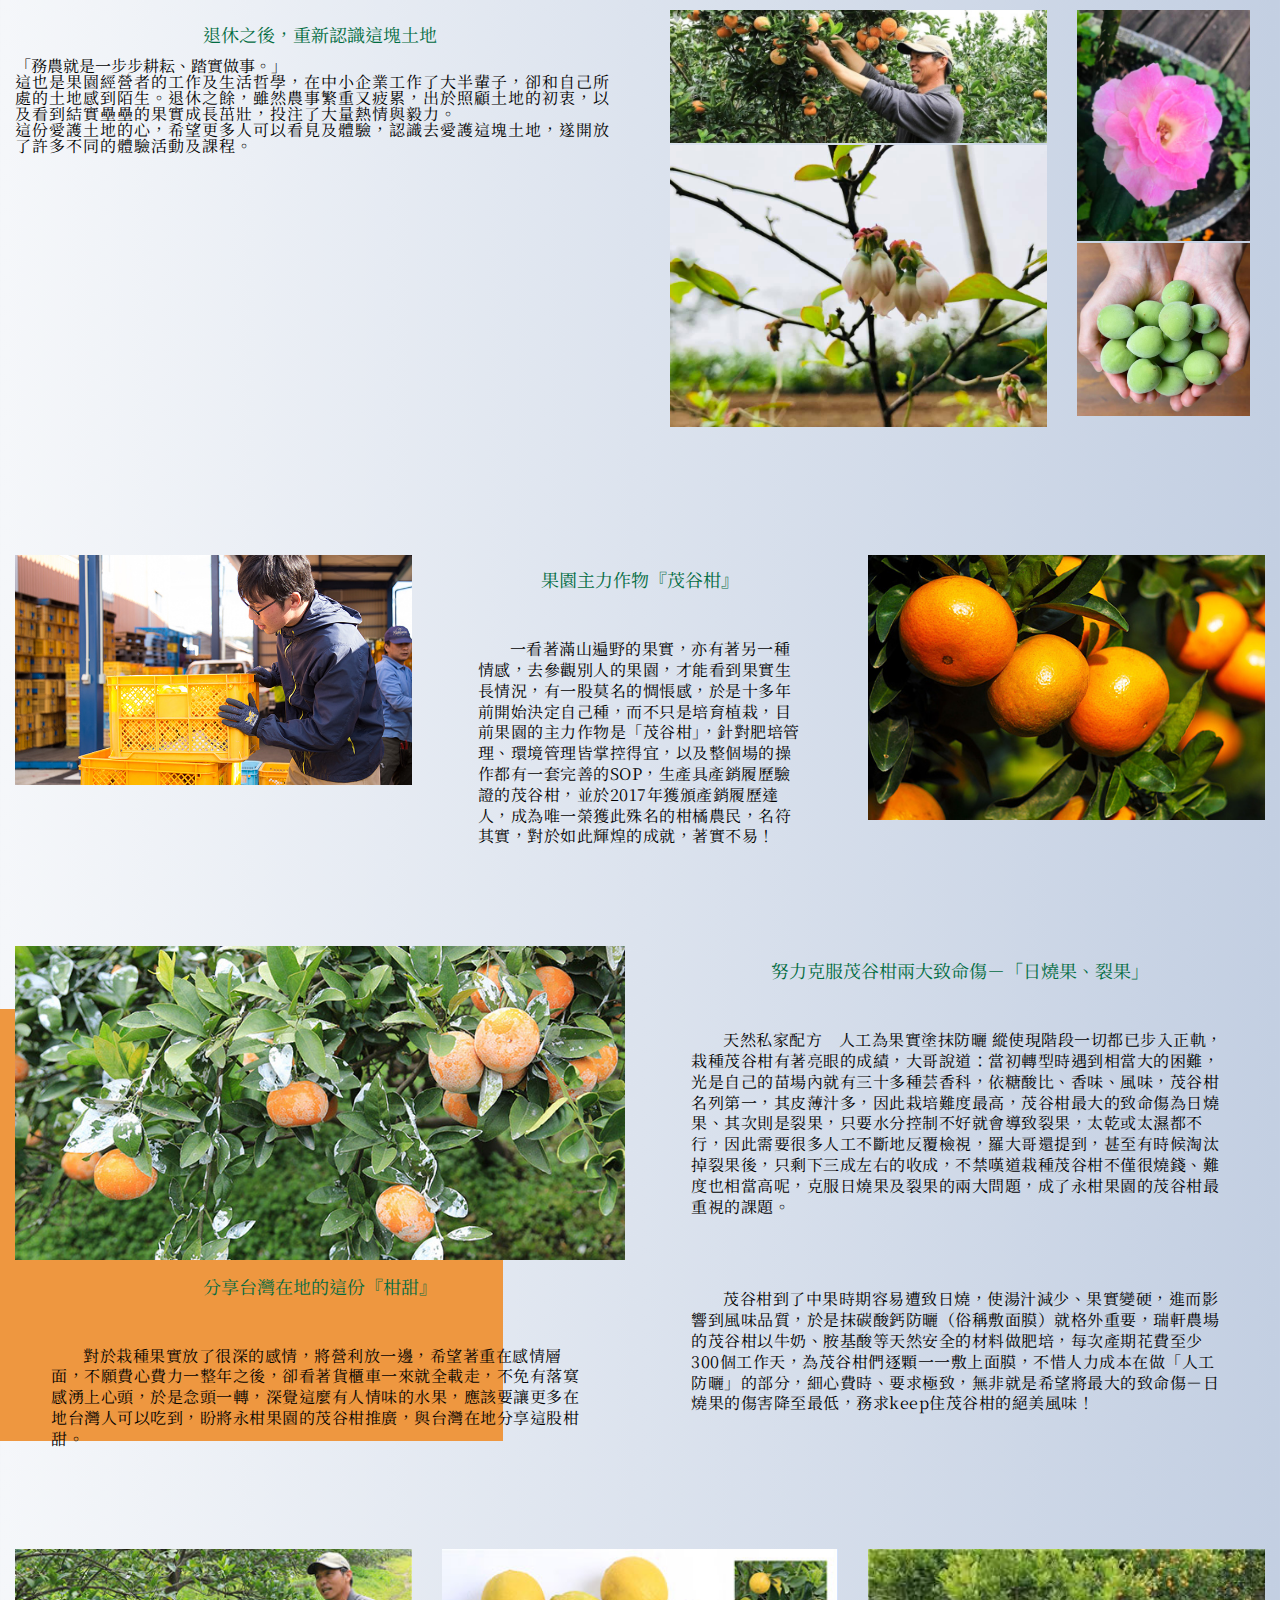
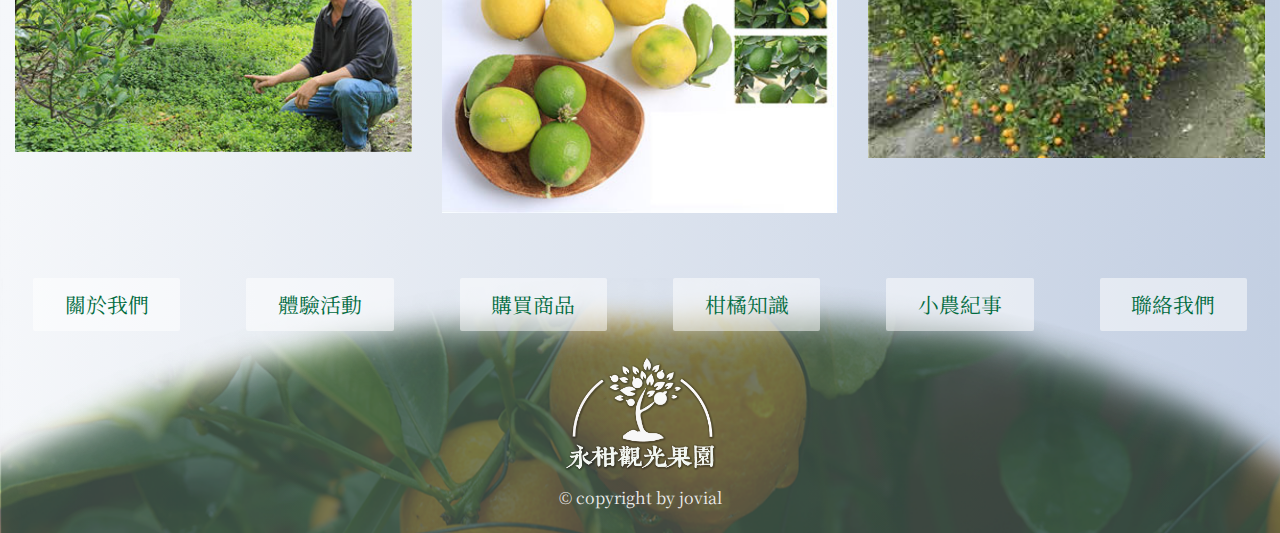
<file: about_us.html>
<!DOCTYPE html>
<html lang="en">
<head>
    <meta charset="UTF-8">
    <meta name="viewport" content="width=device-width, initial-scale=1.0">
    <meta http-equiv="X-UA-Compatible" content="ie=edge">
    <link rel="stylesheet" href="style.css">
    <title>關於我們</title>
</head>
<body>
    <div class="fixmenu">
        <div class="icons">
            <a href="#">
                <svg xmlns="http://www.w3.org/2000/svg" x="0px" y="0px"
              width="32" height="32"
              viewBox="0 0 192 192"
              style=" fill:#000000;"><g fill="none" fill-rule="nonzero" stroke="none" stroke-width="1" stroke-linecap="butt" stroke-linejoin="miter" stroke-miterlimit="10" stroke-dasharray="" stroke-dashoffset="0" font-family="none" font-weight="none" font-size="none" text-anchor="none" style="mix-blend-mode: normal"><path d="M0,192v-192h192v192z" fill="none"></path><g fill="#ffffff"><g id="surface1"><path d="M96,30c-23.13281,0 -42,18.86719 -42,42c0,14.46094 7.38281,27.30469 18.5625,34.875c-21.39844,9.1875 -36.5625,30.42188 -36.5625,55.125h12c0,-26.57812 21.42188,-48 48,-48c26.57813,0 48,21.42188 48,48h12c0,-24.70312 -15.16406,-45.9375 -36.5625,-55.125c11.17969,-7.57031 18.5625,-20.41406 18.5625,-34.875c0,-23.13281 -18.86719,-42 -42,-42zM96,42c16.64063,0 30,13.35938 30,30c0,16.64063 -13.35937,30 -30,30c-16.64062,0 -30,-13.35937 -30,-30c0,-16.64062 13.35938,-30 30,-30z"></path></g></g></g></svg>
            </a>
        </div>
        <div class="icons">
            <a href="#">
                <svg xmlns="http://www.w3.org/2000/svg" x="0px" y="0px"
                width="32" height="32"
                viewBox="0 0 192 192"
                style=" fill:#000000;"><g fill="none" fill-rule="nonzero" stroke="none" stroke-width="1" stroke-linecap="butt" stroke-linejoin="miter" stroke-miterlimit="10" stroke-dasharray="" stroke-dashoffset="0" font-family="none" font-weight="none" font-size="none" text-anchor="none" style="mix-blend-mode: normal"><path d="M0,192v-192h192v192z" fill="none"></path><g fill="#ffffff"><g id="surface1"><path d="M30,42c-3.30469,0 -6,2.69531 -6,6c0,3.30469 2.69531,6 6,6h13.3125l15.75,63c1.33594,5.34375 6.11719,9 11.625,9h68.8125c5.41406,0 10.00781,-3.58594 11.4375,-8.8125l15.5625,-57.1875h-100.5l3,12h81.9375l-11.4375,42h-68.8125l-15.75,-63c-1.33594,-5.34375 -6.11719,-9 -11.625,-9zM132,126c-9.86719,0 -18,8.13281 -18,18c0,9.86719 8.13281,18 18,18c9.86719,0 18,-8.13281 18,-18c0,-9.86719 -8.13281,-18 -18,-18zM78,126c-9.86719,0 -18,8.13281 -18,18c0,9.86719 8.13281,18 18,18c9.86719,0 18,-8.13281 18,-18c0,-9.86719 -8.13281,-18 -18,-18zM78,138c3.375,0 6,2.625 6,6c0,3.375 -2.625,6 -6,6c-3.375,0 -6,-2.625 -6,-6c0,-3.375 2.625,-6 6,-6zM132,138c3.375,0 6,2.625 6,6c0,3.375 -2.625,6 -6,6c-3.375,0 -6,-2.625 -6,-6c0,-3.375 2.625,-6 6,-6z"></path></g></g></g></svg>
            </a>
        </div>
    </div>
    <header class="page_header">
            <nav>
                <h1 class="title"><a href="index.html" class="logo
                    "><img src="img/logo.png" alt="logo"></a></h1>
                    <input type="checkbox" name="menu_control" id="menu_control">
                <label for="menu_control" class="burger">
                        <span></span>
                    </label>
                    <ul><li class="menu_list "><a href="about_us.html">關於我們ABOUT US </a></li>
                        <li class="menu_list "><a href="experience.html">體驗活動experience</a></li>
                        <li class="menu_list"><a href="shop.html">購買商品shop</a></li>
                        <li class="menu_list"><a href="orange.html">關於柑橘orange</a></li>
                        <li class="menu_list"><a href="note.html">小農紀事note</a></li>
                        <li class="menu_list"><a href="contact_us.html">聯絡我們contact</a></li>
                        </ul>
                        
            </nav>
    </header>
    <!-- ====================================== -->
    <section class="about">
        <div class="container col-12">
            <div class="topic">
                <h2>關於我們<br>about</h2>
            </div>
        </div>
    </section>
    <section class="babout">
        <div class="container col-12">
            <div class="cover">
                <img src="img/event_banner_cover.png" alt="cover"/>
                <h2 class="banner_title">關於我們</h2>
            </div>
        </div>
    </section>
    <section>
        <div class="item farm_story col-5 col-lg-3"><img src="img/about_us_story_1.jpg" alt="story"></div>
        <div class="item  col-7 col-lg-4"><img src="img/murcott.jpg" alt="murcott">
            <p class="aboutustxt">
                永柑果園位在台灣草莓主要生產地-苗栗大湖裡的少數橘子園，因其氣候良好，傍著馬拉邦山腰處，山嵐聚集創造了得天獨厚的水果培育環境，除了主力作物－茂谷柑，椪柑等，也有栽種一些其他經濟作物不定期推出，歡迎大家上山走走體驗不一樣的生活體驗。
            </p>
        </div>
        <div class="col-12 col-lg-5">
            <article>
                <h3>農場故事:</h3>
                <p class="aboutustxt square">位在台灣草莓主要生產地-苗栗大湖裡的少數橘子園，因其氣候良好，傍著馬拉邦山腰處，山嵐聚集創造了得天獨厚的水果培育環境，除了主力作物－茂谷柑，椪柑等，也有栽種一些其他經濟作物不定期推出，歡迎大家上山走走體驗不一樣的生活體驗。</p>
            </article>
        </div>
        <div class="clearfix"></div>
           
        <div class="story col-lg-6">
            <h4>退休之後，重新認識這塊土地</h4>
            <blockquote>「務農就是一步步耕耘、踏實做事。」</blockquote>
            <p class="square_left">這也是果園經營者的工作及生活哲學，在中小企業工作了大半輩子，卻和自己所處的土地感到陌生。退休之餘，雖然農事繁重又疲累，出於照顧土地的初衷，以及看到結實壘壘的果實成長茁壯，投注了大量熱情與毅力。<br>這份愛護土地的心，希望更多人可以看見及體驗，認識去愛護這塊土地，遂開放了許多不同的體驗活動及課程。</p>
        </div> 
        <div class="item col-12 col-lg-6">
            <div class="item col-8 col-lg-8">
                <img src="img/aboutus01.jpg" alt="farmerstory"/>
                <img src="img/aboutus03.jpg" alt="blueberry"/>
            </div>
            <div class=" item col-4 col-lg-4">
                <img src="img/aboutus02.jpg" alt="flower"/>
                <img src="img/aboutus04.jpg" alt="plum"/>
            </div>
        </div>
        <div class="clearfix"></div>
        <div class="item col-12  col-lg-4">
            <img src="img/pic_production01.jpg" alt="production"/>
        </div>
        <div class="story col-lg-4">
            <h4>果園主力作物『茂谷柑』</h4>
            <p class="aboutustxt">一看著滿山遍野的果實，亦有著另一種情感，去參觀別人的果園，才能看到果實生長情況，有一股莫名的惆悵感，於是十多年前開始決定自己種，而不只是培育植栽，目前果園的主力作物是「茂谷柑」，針對肥培管理、環境管理皆掌控得宜，以及整個場的操作都有一套完善的SOP，生產具產銷履歷驗證的茂谷柑，並於2017年獲頒產銷履歷達人，成為唯一榮獲此殊名的柑橘農民，名符其實，對於如此輝煌的成就，著實不易！</p>
        </div>
        <div class="item col-12  col-lg-4">
            <img src="img/murcott.jpg" alt="murcott"/>
        </div> 
        <div class="clearfix"></div>
        <div class="item farm_story col-12 col-lg-6">
            <img class="farm_story"src="img/about_story_07.jpg" alt="story"/>
            <h4>分享台灣在地的這份『柑甜』</h4>
            <p class="aboutustxt">對於栽種果實放了很深的感情，將營利放一邊，希望著重在感情層面，不願費心費力一整年之後，卻看著貨櫃車一來就全載走，不免有落寞感湧上心頭，於是念頭一轉，深覺這麼有人情味的水果，應該要讓更多在地台灣人可以吃到，盼將永柑果園的茂谷柑推廣，與台灣在地分享這股柑甜。</p>
        </div> 
        <div class="story col-lg-6">
            <h4>努力克服茂谷柑兩大致命傷－「日燒果、裂果」</h4>
            <p class="aboutustxt">
            天然私家配方　人工為果實塗抹防曬
            縱使現階段一切都已步入正軌，栽種茂谷柑有著亮眼的成績，大哥說道：當初轉型時遇到相當大的困難，光是自己的苗場內就有三十多種芸香科，依糖酸比、香味、風味，茂谷柑名列第一，其皮薄汁多，因此栽培難度最高，茂谷柑最大的致命傷為日燒果、其次則是裂果，只要水分控制不好就會導致裂果，太乾或太濕都不行，因此需要很多人工不斷地反覆檢視，羅大哥還提到，甚至有時候淘汰掉裂果後，只剩下三成左右的收成，不禁嘆道栽種茂谷柑不僅很燒錢、難度也相當高呢，克服日燒果及裂果的兩大問題，成了永柑果園的茂谷柑最重視的課題。<br></p>
            <p class="aboutustxt">
            茂谷柑到了中果時期容易遭致日燒，使湯汁減少、果實變硬，進而影響到風味品質，於是抹碳酸鈣防曬（俗稱敷面膜）就格外重要，瑞軒農場的茂谷柑以牛奶、胺基酸等天然安全的材料做肥培，每次產期花費至少300個工作天，為茂谷柑們逐顆一一敷上面膜，不惜人力成本在做「人工防曬」的部分，細心費時、要求極致，無非就是希望將最大的致命傷－日燒果的傷害降至最低，務求keep住茂谷柑的絕美風味！
            </p>
        </div>
        <div class="clearfix"></div>
        <div class="item col-12  col-lg-4">
            <img src="img/about_story_08.jpg" alt="story"/>
        </div>
        <div class="item col-12 col-lg-4">
            <img src="img/about_story_05.jpg" alt="story">
        </div>
        <div class="item col-12  col-lg-4">
            <img src="img/about_story_06.jpg" alt="story"/>
        </div>
        <div class="clearfix"></div>
    </section>
        <!-- ======================================== -->
    <footer class="foot">
        <div class="container">
            <div class="col-4 col-lg-2">
                <a href="about_us.html" class="fmenu">關於我們</a>
            </div>
            <div class="col-4 col-lg-2">
                <a href="experience.html" class="fmenu">體驗活動</a>
            </div>
            <div class="col-4 col-lg-2">
                <a href="shop.html" class="fmenu">購買商品</a>
            </div>
            <div class="col-4 col-lg-2">
                <a href="orange.html" class="fmenu">柑橘知識</a>
            </div>
            <div class="col-4 col-lg-2">
                <a href="note.html" class="fmenu">小農紀事</a>
            </div>
            <div class="col-4 col-lg-2">
                <a href="contact_us.html" class="fmenu">聯絡我們</a>
            </div>
            <div class="clearfix"></div>
            <div class="" style="height: auto;">
                <a href="index.html" class="logo"><img src="img/logo.png" alt="logo"/></a>
                <div class="col-12"> © copyright by jovial</div>
            </div>
        </div>
    </footer>
    <script src="https://ajax.googleapis.com/ajax/libs/jquery/3.6.0/jquery.min.js"></script>
    <script src="js/fixnav.js"></script>
</body>
</html>
</file>
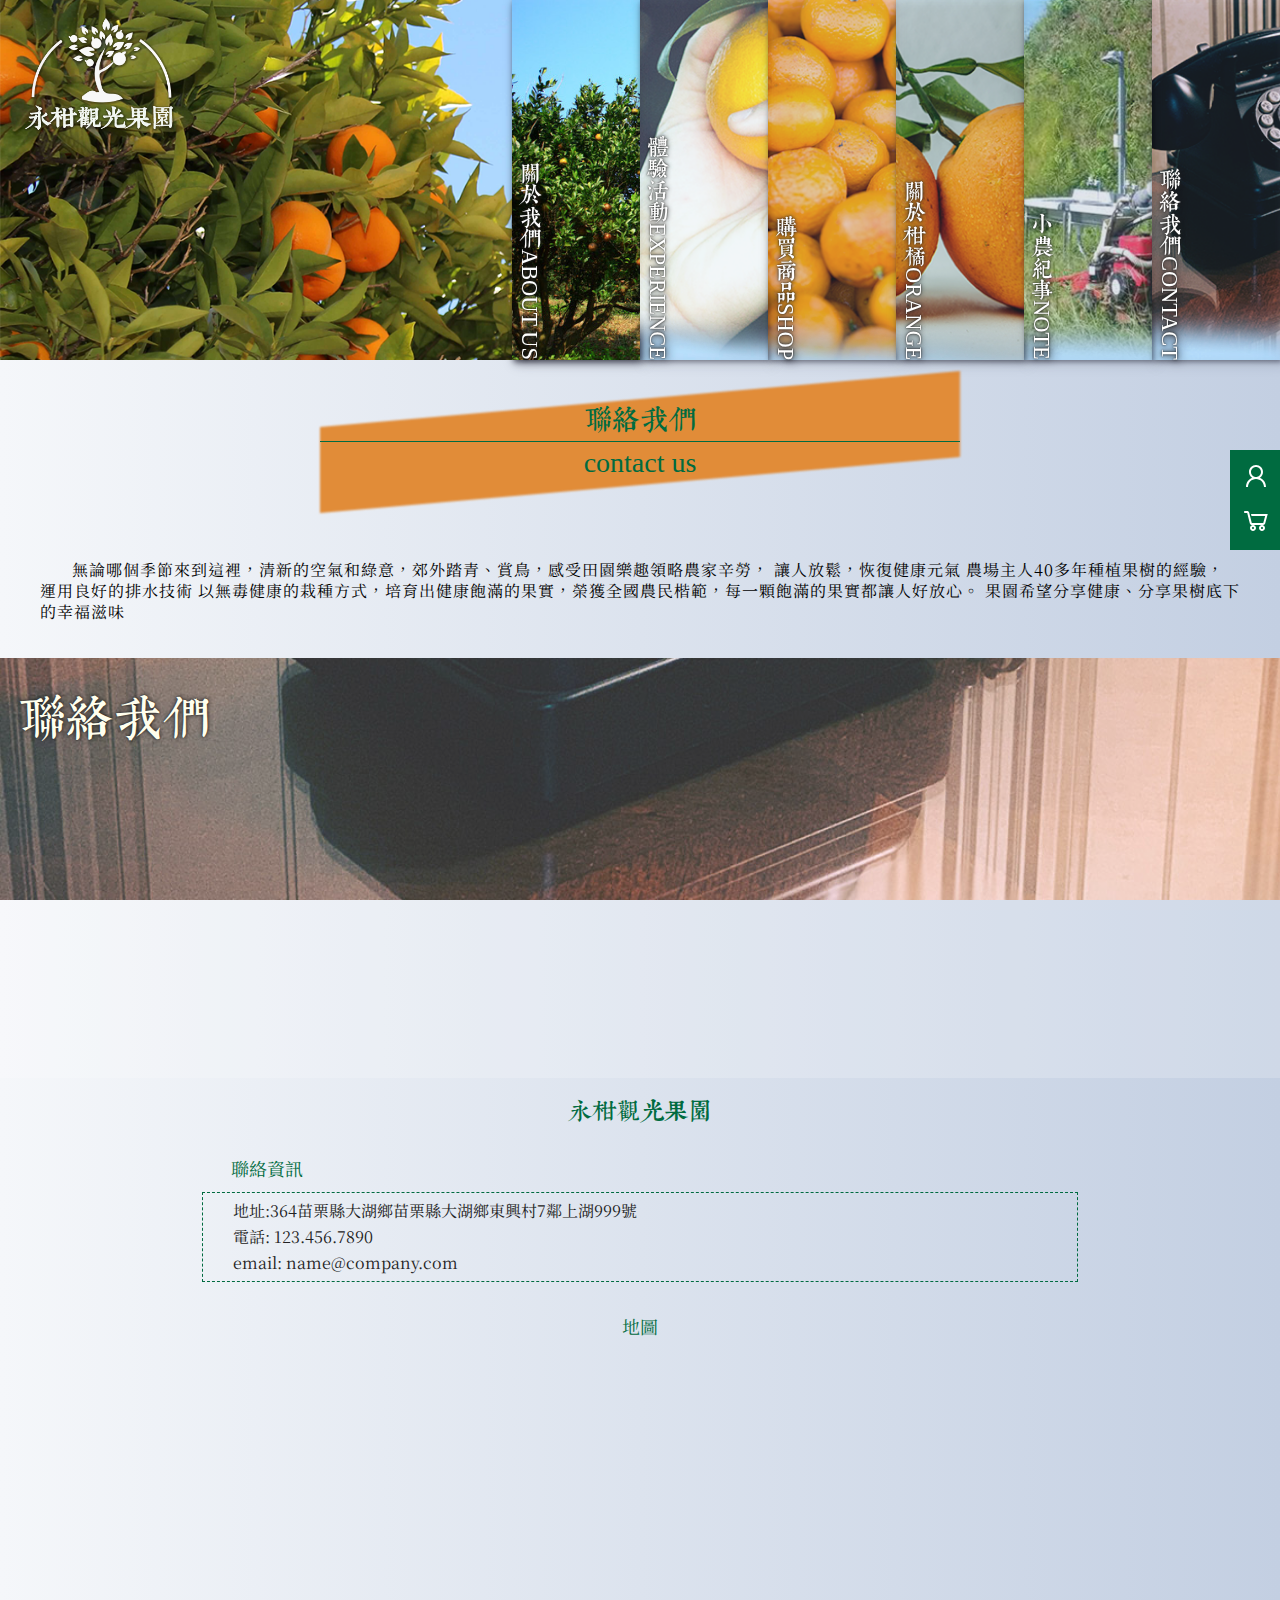
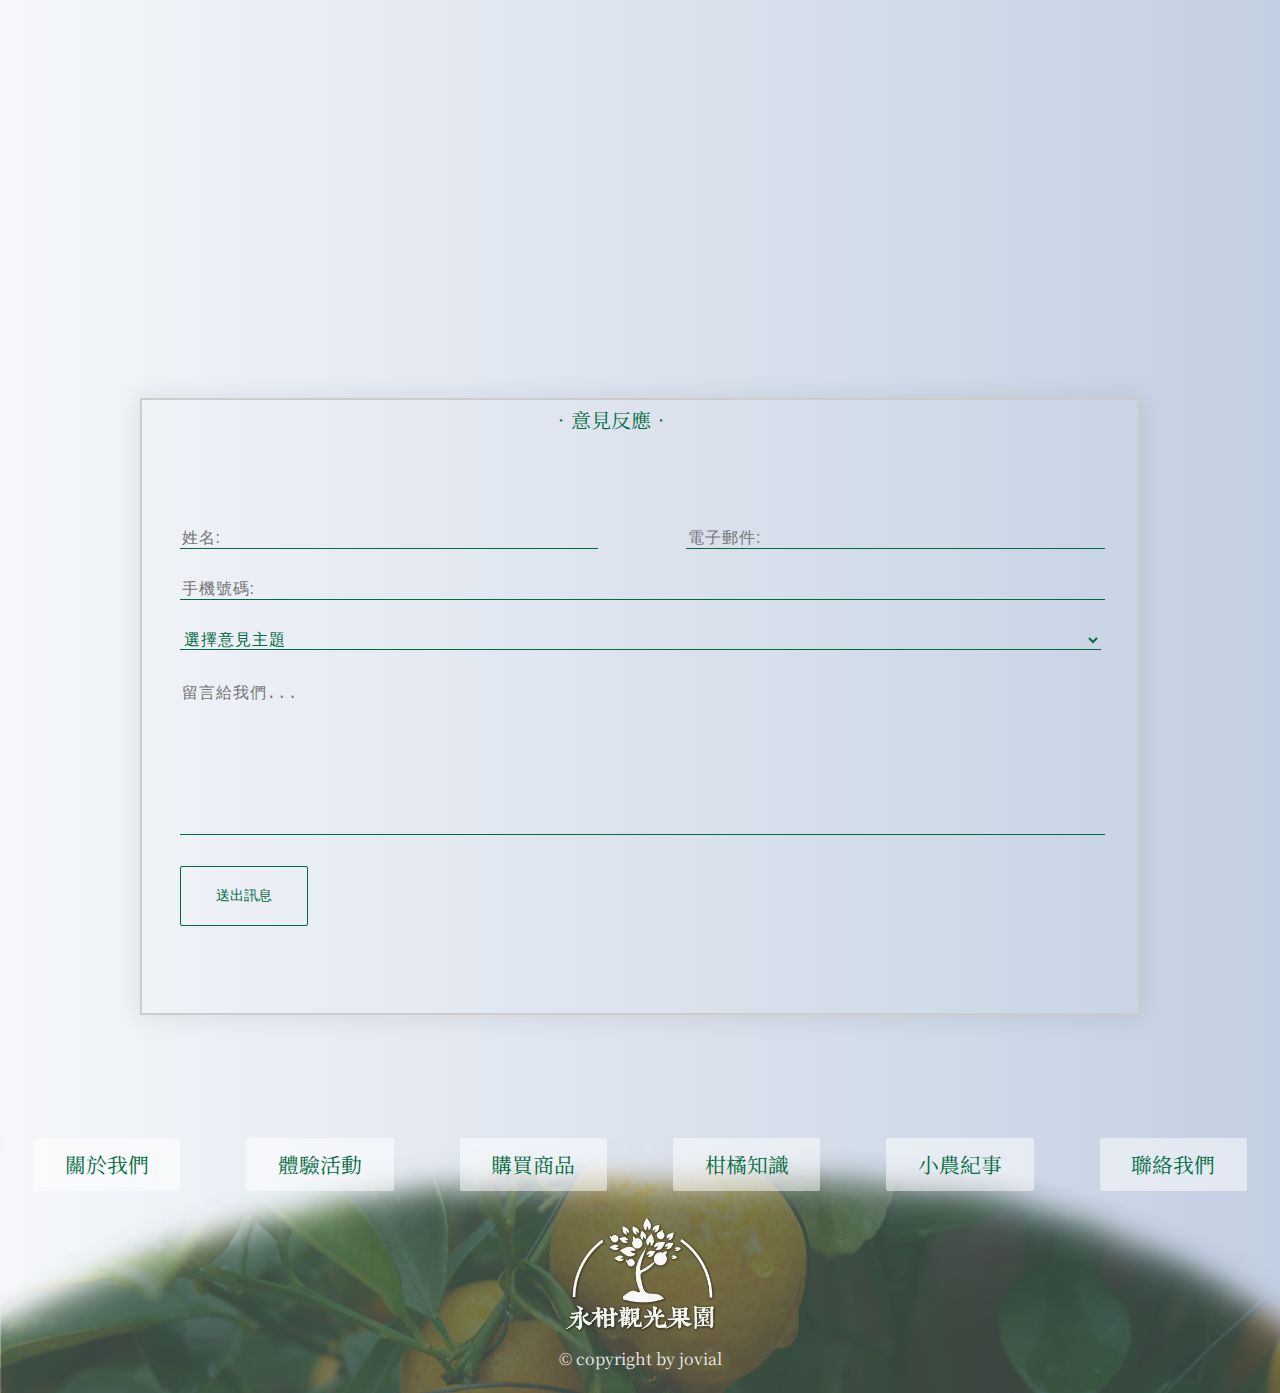
<file: contact_us.html>
<!DOCTYPE html>
<html lang="en">
<head>
    <meta charset="UTF-8">
    <meta name="viewport" content="width=device-width, initial-scale=1.0">
    <meta http-equiv="X-UA-Compatible" content="ie=edge">
    <link rel="stylesheet" href="style.css">
    <title>聯絡我們contact us</title>
</head>
<body>
  	<div class="fixmenu">
    	<div class="icons">
          	<a href="#">
            <svg xmlns="http://www.w3.org/2000/svg" x="0px" y="0px"
				width="32" height="32"
				viewBox="0 0 192 192"
				style=" fill:#000000;"><g fill="none" fill-rule="nonzero" stroke="none" stroke-width="1" stroke-linecap="butt" stroke-linejoin="miter" stroke-miterlimit="10" stroke-dasharray="" stroke-dashoffset="0" font-family="none" font-weight="none" font-size="none" text-anchor="none" style="mix-blend-mode: normal"><path d="M0,192v-192h192v192z" fill="none"></path><g fill="#ffffff"><g id="surface1"><path d="M96,30c-23.13281,0 -42,18.86719 -42,42c0,14.46094 7.38281,27.30469 18.5625,34.875c-21.39844,9.1875 -36.5625,30.42188 -36.5625,55.125h12c0,-26.57812 21.42188,-48 48,-48c26.57813,0 48,21.42188 48,48h12c0,-24.70312 -15.16406,-45.9375 -36.5625,-55.125c11.17969,-7.57031 18.5625,-20.41406 18.5625,-34.875c0,-23.13281 -18.86719,-42 -42,-42zM96,42c16.64063,0 30,13.35938 30,30c0,16.64063 -13.35937,30 -30,30c-16.64062,0 -30,-13.35937 -30,-30c0,-16.64062 13.35938,-30 30,-30z"></path></g></g></g></svg>
          	</a>
        </div>
  		<div class="icons">
			<a href="#">
				<svg xmlns="http://www.w3.org/2000/svg" x="0px" y="0px"
				width="32" height="32"
				viewBox="0 0 192 192"
				style=" fill:#000000;"><g fill="none" fill-rule="nonzero" stroke="none" stroke-width="1" stroke-linecap="butt" stroke-linejoin="miter" stroke-miterlimit="10" stroke-dasharray="" stroke-dashoffset="0" font-family="none" font-weight="none" font-size="none" text-anchor="none" style="mix-blend-mode: normal"><path d="M0,192v-192h192v192z" fill="none"></path><g fill="#ffffff"><g id="surface1"><path d="M30,42c-3.30469,0 -6,2.69531 -6,6c0,3.30469 2.69531,6 6,6h13.3125l15.75,63c1.33594,5.34375 6.11719,9 11.625,9h68.8125c5.41406,0 10.00781,-3.58594 11.4375,-8.8125l15.5625,-57.1875h-100.5l3,12h81.9375l-11.4375,42h-68.8125l-15.75,-63c-1.33594,-5.34375 -6.11719,-9 -11.625,-9zM132,126c-9.86719,0 -18,8.13281 -18,18c0,9.86719 8.13281,18 18,18c9.86719,0 18,-8.13281 18,-18c0,-9.86719 -8.13281,-18 -18,-18zM78,126c-9.86719,0 -18,8.13281 -18,18c0,9.86719 8.13281,18 18,18c9.86719,0 18,-8.13281 18,-18c0,-9.86719 -8.13281,-18 -18,-18zM78,138c3.375,0 6,2.625 6,6c0,3.375 -2.625,6 -6,6c-3.375,0 -6,-2.625 -6,-6c0,-3.375 2.625,-6 6,-6zM132,138c3.375,0 6,2.625 6,6c0,3.375 -2.625,6 -6,6c-3.375,0 -6,-2.625 -6,-6c0,-3.375 2.625,-6 6,-6z"></path></g></g></g></svg>
			</a>
  		</div>
    </div>
	<header class="page_header">
		<nav>
			<h1 class="title"><a href="index.html" class="logo"><img src="img/logo.png" alt="logo"></a></h1>
			<input type="checkbox" name="menu_control" id="menu_control">
			<label for="menu_control" class="burger"><span></span></label>
			<ul>
				<li class="menu_list "><a href="about_us.html">關於我們ABOUT US</a></li>
				<li class="menu_list "><a href="experience.html">體驗活動experience</a></li>
				<li class="menu_list"><a href="shop.html">購買商品shop</a></li>
				<li class="menu_list"><a href="orange.html">關於柑橘orange</a></li>
				<li class="menu_list"><a href="note.html">小農紀事note</a></li>
				<li class="menu_list"><a href="contact_us.html">聯絡我們contact</a></li>
			</ul>
		</nav>
	</header>
        <!-- ==================== -->
	<section class="about">
		<div class="container ">
			<div class="topic ">
				<h2>聯絡我們<br>contact us</h2>
			</div>
	
			<div class="clearfix"></div> 
			<div class="aboutustxt">
				<p>
				無論哪個季節來到這裡，清新的空氣和綠意，郊外踏青、賞鳥，感受田園樂趣領略農家辛勞，
				讓人放鬆，恢復健康元氣 農場主人40多年種植果樹的經驗，運用良好的排水技術
				以無毒健康的栽種方式，培育出健康飽滿的果實，榮獲全國農民楷範，每一顆飽滿的果實都讓人好放心。
				果園希望分享健康、分享果樹底下的幸福滋味
				</p>
			</div>
			<div class="clearfix"></div>		
	<section class="bcontact">
		<div class="container">
			<div class="item">
				<div class="cover">
					<img src="img/event_banner_cover.png" alt="banner"/>
					<h2 class="banner_title">聯絡我們</h2>
				</div>
			</div>
		</div>
		<div class="clearfix"></div>
	</section>
			<div class="wrap">
				<div class="information ">
					<h2 class="col-lg-8">永柑觀光果園</h2>
					<h4 class="col-lg-8">聯絡資訊</h4>
					<dd class="col-lg-8">
						<span>地址:364苗栗縣大湖鄉苗栗縣大湖鄉東興村7鄰上湖999號</span><br><span>電話: 123.456.7890</span><br>
						<span>email: name@company.com </span>
					</dd>
                          
				</div>
				<div class="clearfix"></div>
				<div class="map">
					<h4>地圖</h4>
					<iframe src="https://www.google.com/maps/embed?pb=!1m14!1m8!1m3!1d58146.18882561741!2d120.88807600000001!3d24.376544!3m2!1i1024!2i768!4f13.1!3m3!1m2!1s0x346901f91af05e5d%3A0x7a3d0597c3f9c74c!2zMzY06IuX5qCX57ij5aSn5rmW6YSJ5LiK5rmW!5e0!3m2!1szh-TW!2stw!4v1562506600136!5m2!1szh-TW!2stw"  frameborder="0" style="border:0" allowfullscreen></iframe>
				</div>
          </div>
		<div class="clearfix"></div>
	</section>
       <!-- ==================== -->
	<section class="contact">
	 	<div class="container col-12 col-xl-12">
			<div class="item">
				<!-- <div class="topic"><h2>聯絡我們<br>contact us</h2></div> -->
				<div class="form">
					<span>&bull;意見反應&bull;</span>
					<form action="#" method="post" id="contact_form">
					<div class="name">
						<label for="name"></label>
						<input type="text" placeholder="姓名:" name="name" id="name_input" required>
					</div>
					<div class="email">
						<label for="email"></label>
						<input type="email" placeholder="電子郵件:" name="email" id="email_input" required>
					</div>
					<div class="telephone">
						<label for="name"></label>
						<input type="text" placeholder="手機號碼:" name="telephone" id="telephone_input" required>
					</div>
					<div class="subject">
						<label for="subject"></label>
						<select placeholder="反應主題是?" name="subject" id="subject_input" required>
							<option disabled hidden selected>選擇意見主題</option>
							<option>詢問商品問題</option>
							<option>我想提供建議</option>
							<option>洽詢合作提案</option>
						</select>
					</div>
					<div class="message">
						<label for="message"></label>
						<textarea name="message" placeholder="留言給我們..." id="message_input" cols="30" rows="5" required></textarea>
					</div>
					<div class="submit">
						<input type="submit" value="送出訊息" id="form_button" />
					</div>
					</form>
				</div>
			</div>
		</div>
		<div class="clearfix"></div>						
	</section>
         <!-- ==================== -->
    <footer class="foot">
		<div class="container">
			<div class="col-4 col-lg-2">
				<a href="about_us.html" class="fmenu">關於我們</a>
			</div>
			<div class="col-4 col-lg-2">
				<a href="experience.html" class="fmenu">體驗活動</a>
			</div>
			<div class="col-4 col-lg-2">
				<a href="shop.html" class="fmenu">購買商品</a>
			</div>
			<div class="col-4 col-lg-2">
				<a href="orange.html" class="fmenu">柑橘知識</a>
			</div>
			<div class="col-4 col-lg-2">
				<a href="note.html" class="fmenu">小農紀事</a>
			</div>
			<div class="col-4 col-lg-2">
				<a href="contact_us.html" class="fmenu">聯絡我們</a>
			</div>
			<div class="">
				<a href="index.html" class="logo"><img src="img/logo.png"></a>
			</div>
			<div class="col-12">© copyright by jovial</div>
		</div>
	</footer>
<script src="https://ajax.googleapis.com/ajax/libs/jquery/3.6.0/jquery.min.js"></script>
<script src="js/fixnav.js"></script>
</body>
</html>
</file>
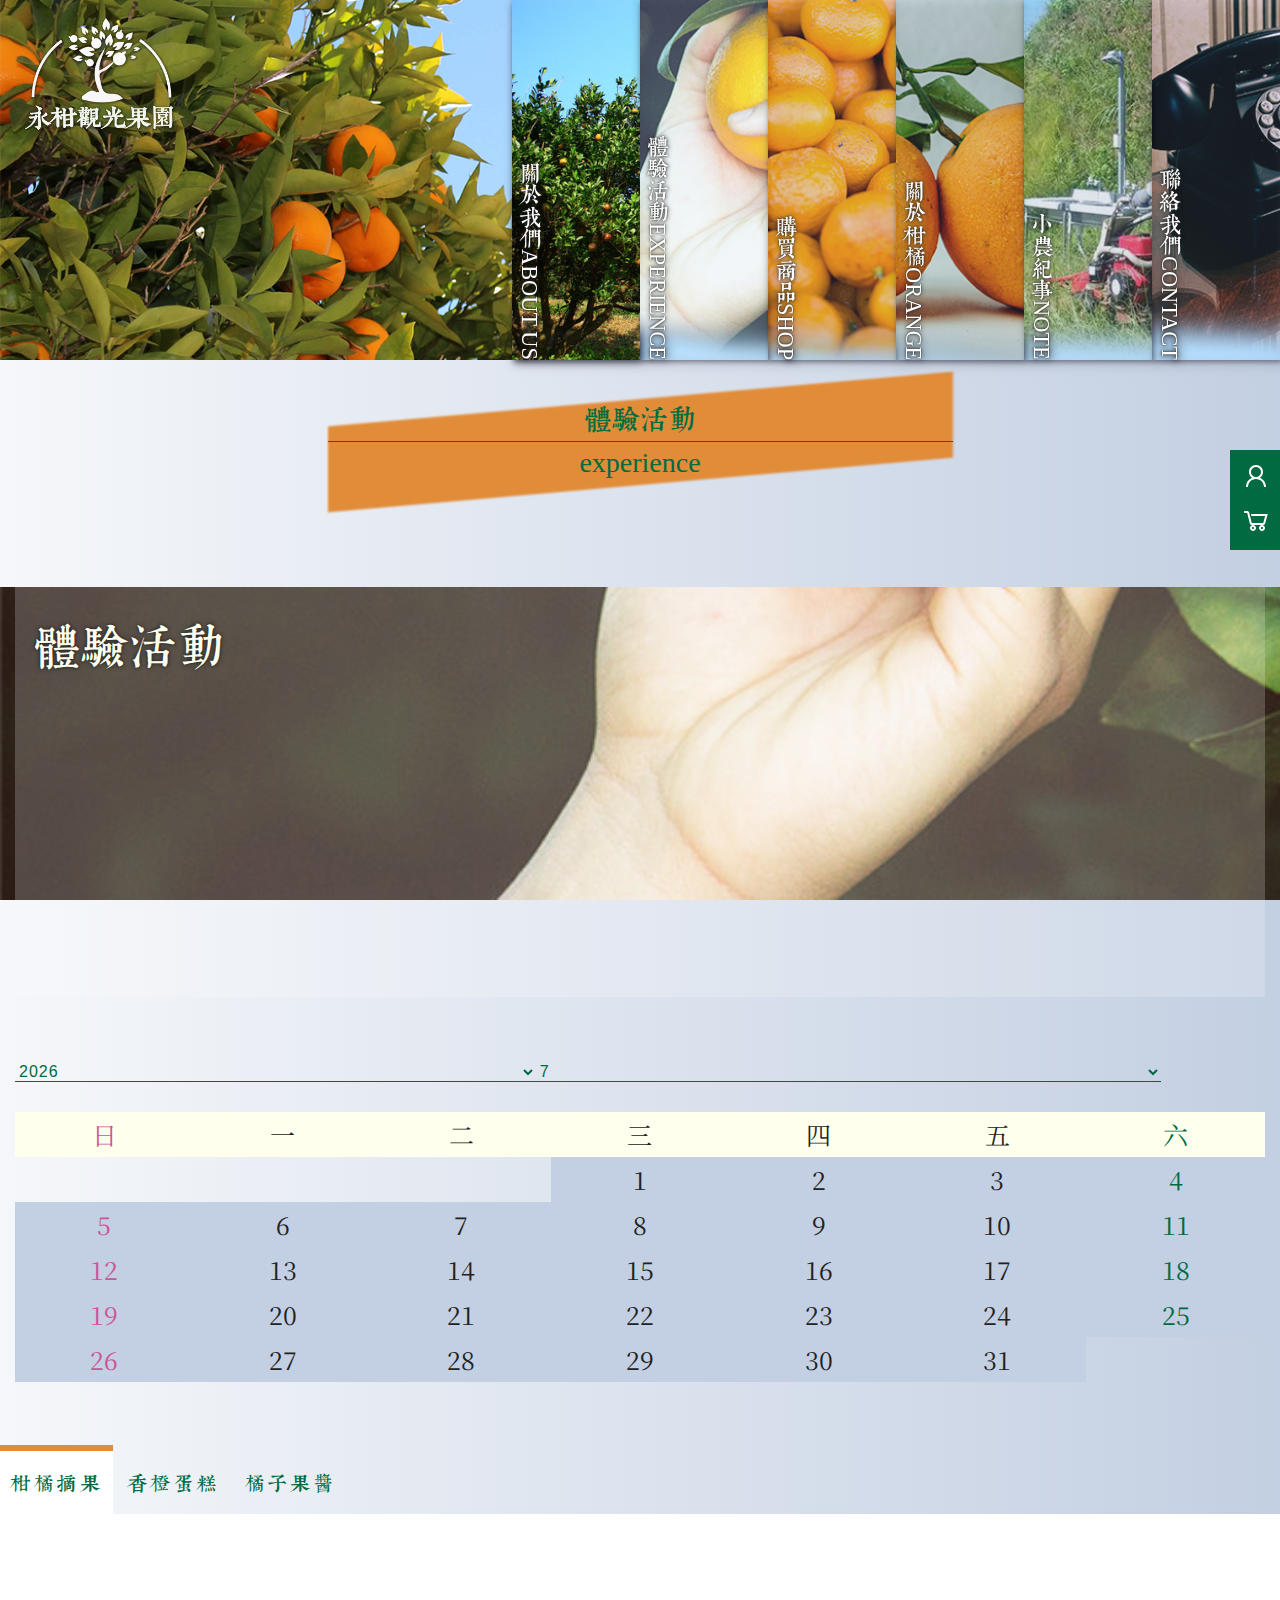
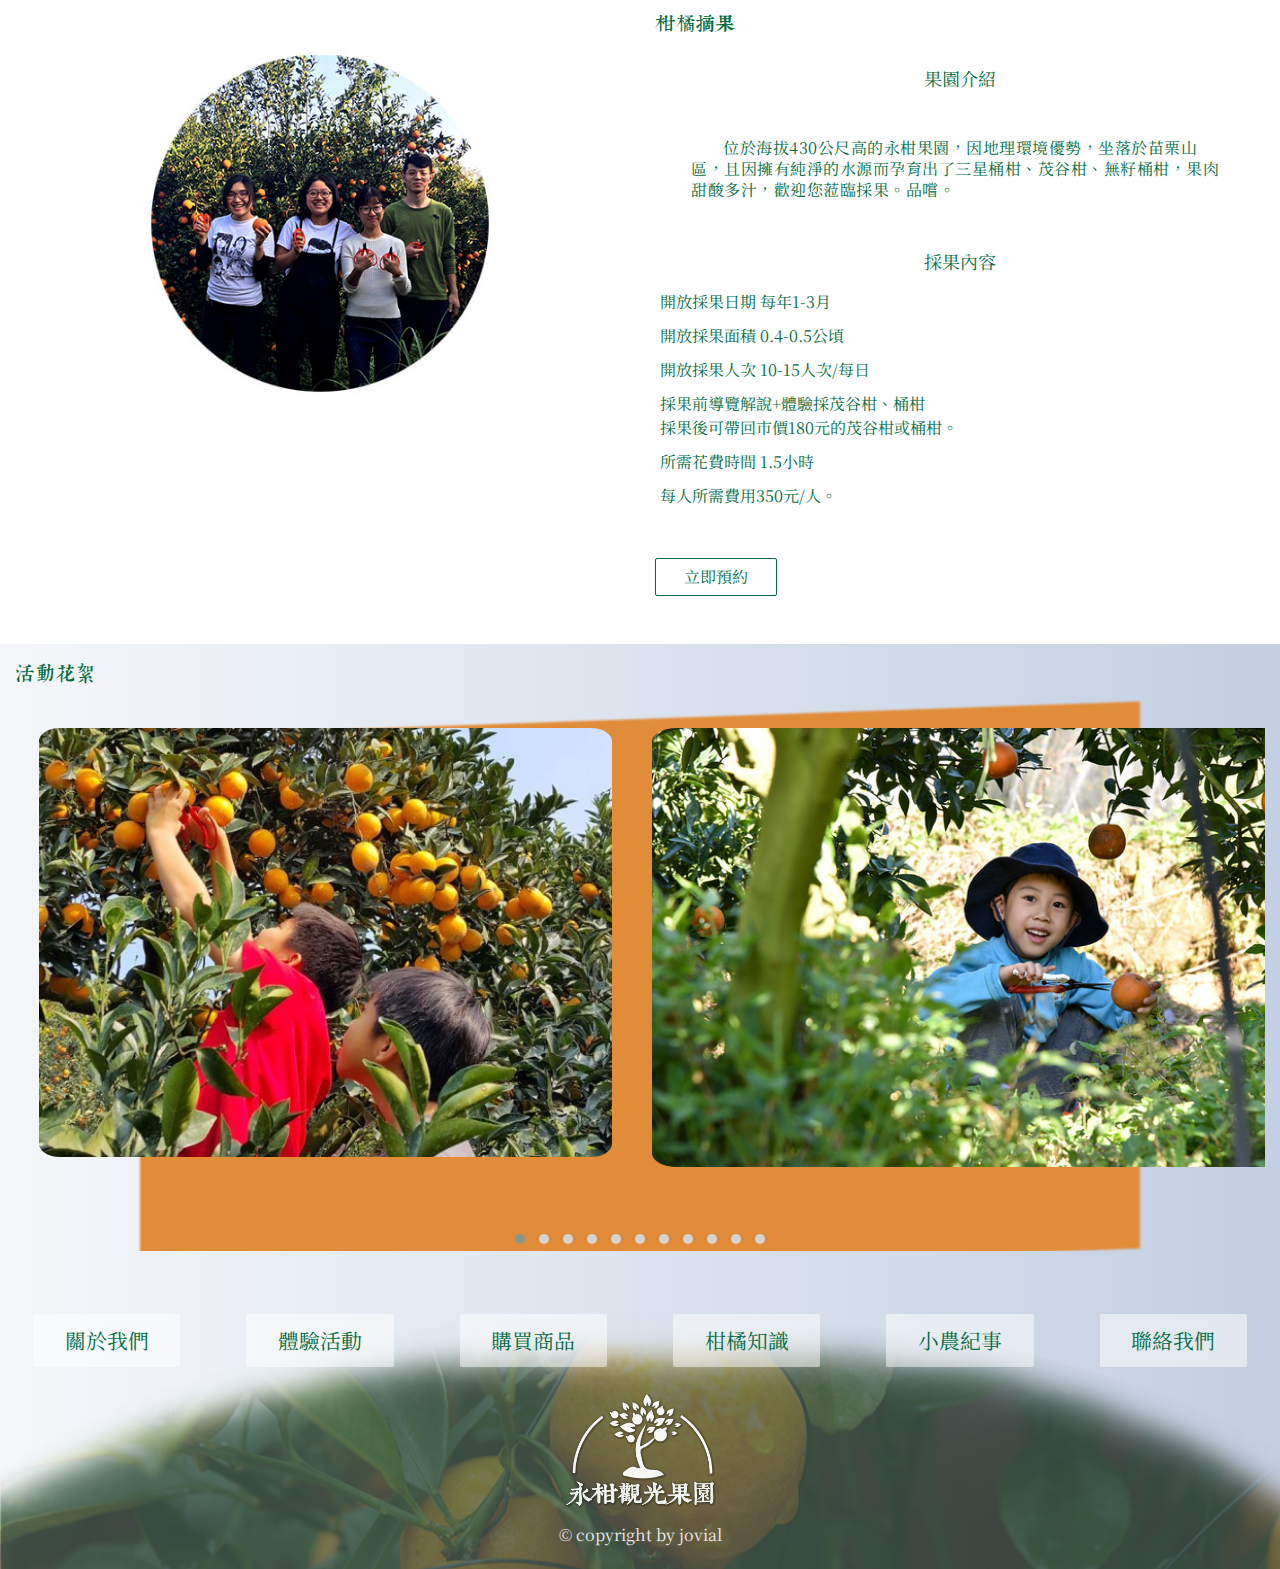
<file: experience.html>
<!DOCTYPE html>
<html lang="en">
<head>
    <meta charset="UTF-8">
    <meta name="viewport" content="width=device-width, initial-scale=1.0">
    <meta http-equiv="X-UA-Compatible" content="ie=edge">
    <link rel="stylesheet" href="style.css">
    <link rel="stylesheet" href="owlcarousel/owl.carousel.min.css">
    <link rel="stylesheet" href="owlcarousel/owl.theme.default.min.css">
    <title>體驗活動experience</title>
</head>
<body>
    <div class="fixmenu">
        <div class="icons">
            <a href="#">
                <svg xmlns="http://www.w3.org/2000/svg" x="0px" y="0px"
                    width="32" height="32"
                    viewBox="0 0 192 192"
                    style=" fill:#000000;"><g fill="none" fill-rule="nonzero" stroke="none" stroke-width="1" stroke-linecap="butt" stroke-linejoin="miter" stroke-miterlimit="10" stroke-dasharray="" stroke-dashoffset="0" font-family="none" font-weight="none" font-size="none" text-anchor="none" style="mix-blend-mode: normal"><path d="M0,192v-192h192v192z" fill="none"></path><g fill="#ffffff"><g id="surface1"><path d="M96,30c-23.13281,0 -42,18.86719 -42,42c0,14.46094 7.38281,27.30469 18.5625,34.875c-21.39844,9.1875 -36.5625,30.42188 -36.5625,55.125h12c0,-26.57812 21.42188,-48 48,-48c26.57813,0 48,21.42188 48,48h12c0,-24.70312 -15.16406,-45.9375 -36.5625,-55.125c11.17969,-7.57031 18.5625,-20.41406 18.5625,-34.875c0,-23.13281 -18.86719,-42 -42,-42zM96,42c16.64063,0 30,13.35938 30,30c0,16.64063 -13.35937,30 -30,30c-16.64062,0 -30,-13.35937 -30,-30c0,-16.64062 13.35938,-30 30,-30z"></path></g></g></g></svg>
            </a>
        </div>
        <div class="icons">
            <a href="#">
                <svg xmlns="http://www.w3.org/2000/svg" x="0px" y="0px"
                width="32" height="32"
                viewBox="0 0 192 192"
                style=" fill:#000000;"><g fill="none" fill-rule="nonzero" stroke="none" stroke-width="1" stroke-linecap="butt" stroke-linejoin="miter" stroke-miterlimit="10" stroke-dasharray="" stroke-dashoffset="0" font-family="none" font-weight="none" font-size="none" text-anchor="none" style="mix-blend-mode: normal"><path d="M0,192v-192h192v192z" fill="none"></path><g fill="#ffffff"><g id="surface1"><path d="M30,42c-3.30469,0 -6,2.69531 -6,6c0,3.30469 2.69531,6 6,6h13.3125l15.75,63c1.33594,5.34375 6.11719,9 11.625,9h68.8125c5.41406,0 10.00781,-3.58594 11.4375,-8.8125l15.5625,-57.1875h-100.5l3,12h81.9375l-11.4375,42h-68.8125l-15.75,-63c-1.33594,-5.34375 -6.11719,-9 -11.625,-9zM132,126c-9.86719,0 -18,8.13281 -18,18c0,9.86719 8.13281,18 18,18c9.86719,0 18,-8.13281 18,-18c0,-9.86719 -8.13281,-18 -18,-18zM78,126c-9.86719,0 -18,8.13281 -18,18c0,9.86719 8.13281,18 18,18c9.86719,0 18,-8.13281 18,-18c0,-9.86719 -8.13281,-18 -18,-18zM78,138c3.375,0 6,2.625 6,6c0,3.375 -2.625,6 -6,6c-3.375,0 -6,-2.625 -6,-6c0,-3.375 2.625,-6 6,-6zM132,138c3.375,0 6,2.625 6,6c0,3.375 -2.625,6 -6,6c-3.375,0 -6,-2.625 -6,-6c0,-3.375 2.625,-6 6,-6z"></path></g></g></g></svg>
            </a>
        </div>
    </div>
    <header class="page_header">
        <nav>
            <h1 class="title">
                <a href="index.html" class="logo">
                    <img src="img/logo.png" alt="logo"/>
                </a>
            </h1>
            <input type="checkbox" name="menu_control" id="menu_control">
            <label for="menu_control" class="burger">
                <span></span>
            </label>
            <ul>
                <li class="menu_list"><a href="about_us.html">關於我們ABOUT US</a></li>
                <li class="menu_list"><a href="experience.html">體驗活動experience</a></li>
                <li class="menu_list"><a href="shop.html">購買商品shop</a></li>
                <li class="menu_list"><a href="orange.html">關於柑橘orange</a></li>
                <li class="menu_list"><a href="note.html">小農紀事note</a></li>
                <li class="menu_list"><a href="contact_us.html">聯絡我們contact</a></li>
            </ul>
        </nav>
    </header>
      <!-- ==================== -->
    <section class="exp">
        <div class="container col-12">
            <div class="topic">
                <h2>體驗活動<br>experience</h2>
            </div>
    </section>
    <section class="pickfruit ">
        <div class="container col-12">
            <div class="cover"><img src="img/event_banner_cover.png" alt="banner">
                <h2 class="banner_title">體驗活動</h2></div></div>
    </section>
        <!-- <section>
            <div class="pickfruit col-12">
                <div class="banner_cover"><img src="img/event_banner_cover.png" alt="cover">
                <h3 class="banner_title">體驗活動</h3>
            </div>
        </section> -->
    <section>
                <!-- <div class="tab">
                        <a class="btn" href="#">柑橘摘果</a>
                        <a class="btn" href="#">製作香橙蛋糕</a>
                        <a class="btn" href="#">橘子手工果醬</a>
                </div> -->
    <div class="cale col-12" id="cale">
        <div id="setDate">年份：
            <select class="col-5" id="setYear" onchange="chose(this)"></select>  月份：
            <select class="col-6" id="setMonth" onchange="chose(this)"></select>
                <ul id="title">
                    <li>日</li>
                    <li>一</li>
                    <li>二</li>
                    <li>三</li>
                    <li>四</li>
                    <li>五</li>
                    <li>六</li>
                </ul>
                <ul id="days"></ul>
        </div>
    </div>
    <div class="clearfix"></div>
    <section class="page">
        <div class="tabs">             
            <ul class="tab_list">
                <li class="active"><a class="tab_control" href="#tab-1"><h3>柑橘摘果</h3></a></li>
                <li><a class="tab_control" href="#tab-2"><h3>香橙蛋糕</h3></a></li>
                <li><a class="tab_control" href="#tab-3"><h3>橘子果醬</h3></a></li>
            </ul>
            <div class="tab_panel active" id="tab-1">
                <div class="pickpeople col-12 col-md-6">
                    <img src="img/pickpeople.jpg" alt="體驗遊客">
                </div>
                <div class="intro col-12 col-md-6">
                    <div class="item detail"><h3>柑橘摘果</h3>
                        <h4>果園介紹</h4>
                        <p class="aboutustxt">位於海拔430公尺高的永柑果園，因地理環境優勢，坐落於苗栗山區，且因擁有純淨的水源而孕育出了三星桶柑、茂谷柑、無籽桶柑，果肉甜酸多汁，歡迎您蒞臨採果。品嚐。</p>
                    </div>
                    <div class="item detail"><h4>採果內容</h4>
                        <ul>
                            <li>開放採果日期 每年1-3月</li>
                            <li>開放採果面積 0.4-0.5公頃</li>
                            <li>開放採果人次 10-15人次/每日</li>
                            <li>採果前導覽解說+體驗採茂谷柑、桶柑<br>採果後可帶回市價180元的茂谷柑或桶柑。</li>
                            <li>所需花費時間 1.5小時</li>
                            <li> 每人所需費用350元/人。</li>
                        </ul>   
                    </div>
                    <a class="btn" href="#">立即預約</a>
                    <div class="clearfix"></div>
                </div>
            </div>   
            <div class="tab_panel" id="tab-2">
                <div class="pickpeople col-12 col-md-6">
                    <img src="img/orange-cake.jpg" alt="香橙磅蛋糕">
                </div>
                <div class="intro col-12 col-md-6">
                    <div class="item detail">
                        <h3>香橙蛋糕</h3>
                        <h4>體驗課程介紹</h4>
                        <p class="aboutustxt">
                            秋冬時節盛產的柑橘類水果，富含維生素C與抗氧化物質，
                            外皮特有的清香氣息，是讓許多甜點香氣層次加乘的畫龍點睛元素。
                            只要一顆香橙，以及基本的烘焙工具，大約一小時就可以完成香橙口味磅蛋糕。
                            香氣滿意又不會太甜，當早餐或下午茶甜點皆適宜。
                        </p>
                    </div>
                    <div class="item detail">
                        <h4>注意須知</h4>
                        <ul>
                            <li>適合親子一同手作體驗</li>
                            <li>需事先預約滿5人以上即可開課</li>
                            <li>開放採果人次 10-15人次/每日</li>
                            <li>適合搭配午茶或是早餐食用<br>製作完可帶回250元的香橙蛋糕</li>
                            <li>所需花費時間 1小時</li>
                            <li> 每人所需費用200元/人。</li>
                        </ul>   
                    </div>
                    <a class="btn" href="#">立即預約</a>
                    <div class="clearfix"></div>
                </div>
            </div>
            <div class="tab_panel" id="tab-3">
                <div class="pickpeople col-12 col-md-6">
                    <img src="img/ORANGE_JAM.jpeg" alt="橘子果醬"/>
                </div>
                <div class="intro col-12 col-md-6">
                    <div class="item detail">
                        <h3>橘子果醬</h3>
                        <h4>體驗課程介紹</h4>
                        <p class="aboutustxt">選用產銷履歷茂谷柑，不施用除草劑，以人工除蟲的方式與自然共好，皮薄橙黃的茂谷柑，肉質柔軟多汁，滋味濃烈。處理時需以手工去籽及中心粗纖維，保留一半的果皮去澀煮軟，讓果皮的香氣豐富與微苦感，增添果醬的風味層次。</p>
                    </div>
                    <div class="item detail">
                        <h4>注意須知</h4>
                        <ul>
                            <li>需事先預約滿5人以上即可開課</li>
                            <li>糖漬橙片的製作</li>
                            <li>混合海綿蛋糕的技巧，製作出口感較輕盈的磅蛋糕</li>
                            <li>製作完可帶回單價280元的果醬乙罐<br>保存時間:1年6個月</li>
                            <li>所需花費時間 2.5小時</li>
                            <li> 每人所需費用350元/人。</li>
                        </ul>   
                    </div> 
                    <a class="btn" href="#">立即預約</a>
                    <div class="clearfix"></div>
                </div>
            </div>
        </div><!-- .tabs -->
    </section><!-- .page -->  
    <div class="clearfix"></div>        
    </section>
    <section class="photo">
        <div class="container col-12">
            <div class="gallery">
                <h3>活動花絮</h3>
                <div class="owl-carousel owl-theme">
                    <div class="item"><h4><img src="img/ACT02.jpg" alt="action"></h4></div>
                    <div class="item"><h4><img src="img/ACT06.jpg" alt="action"></h4></div>
                    <div class="item"><h4><img src="img/ACT04.jpg" alt="action"></h4></div>
                    <div class="item"><h4><img src="img/ACT01.jpg" alt="action"></h4></div>
                    <div class="item"><h4><img src="img/ACT03.jpg" alt="action"></h4></div>
                    <div class="item"><h4><img src="img/ACT05.jpg" alt="action"></h4></div>
                    <div class="item"><h4><img src="img/ACT08.jpg" alt="action"></h4></div>
                    <div class="item"><h4><img src="img/ACT02.jpg" alt="action"></h4></div>
                    <div class="item"><h4><img src="img/ACT06.jpg" alt="action"></h4></div>
                    <div class="item"><h4><img src="img/ACT03.jpg" alt="action"></h4></div>
                    <div class="item"><h4><img src="img/ACT08.jpg" alt="action"></h4></div>
                </div>
            </div>  
        </div>
        <div class="clearfix"></div>
    </section>
      <!-- ==================== -->
    <footer class="foot">
        <div class="container">
            <div class="col-4 col-lg-2">
               <a href="about_us.html" class="fmenu">關於我們</a>
            </div>
            <div class="col-4 col-lg-2">
                <a href="experience.html" class="fmenu">體驗活動</a>
            </div>
            <div class="col-4 col-lg-2">
                <a href="shop.html" class="fmenu">購買商品</a>
            </div>
            <div class="col-4 col-lg-2">
                <a href="orange.html" class="fmenu">柑橘知識</a>
            </div>
            <div class="col-4 col-lg-2">
                <a href="note.html" class="fmenu">小農紀事</a>
            </div>
            <div class="col-4 col-lg-2">
                <a href="contact_us.html" class="fmenu">聯絡我們</a>
            </div>
           <div class="">
                <a href="index.html" class="logo"><img src="img/logo.png"></a>
            </div>
            <div class="col-12">   
                     © copyright by jovial
            </div>
            <div class="cleafix"></div>
        </div>
    </footer>
         <!-- =========================================== -->

<script src="https://ajax.googleapis.com/ajax/libs/jquery/3.6.0/jquery.min.js"></script>
<script src="js/owl.carousel.min.js"></script>
<script src="js/fixnav.js"></script>

<script>
    $('.owl-carousel').owlCarousel({
        margin:10,
        loop:true,
        autoWidth:true,
        items:4
    });
    function $id(id) {
        return document.getElementById(id);
    }
    
    let today = new Date();
    let yy = parseInt(today.getFullYear());
    let mm = parseInt(today.getMonth());
    
    function makeDays(yy,mm){
        var firstday=new Date(yy,mm,1)//第一天
        var firstdayBefore=parseInt(firstday.getDay());
        // console.log(firstdayBefore);
        for(var i = 0;i<firstdayBefore;i++){
            dayObj=document.createElement("li");
            dayObj.className="days";
            $id("days").appendChild(dayObj);//日曆前空白天數
        }
        for(var i=1;i<=CountByYearAndMonth(yy,mm);i++){
            dayObj=document.createElement("li");
            dayObj.className="day";
            // dayObj.name=yy+"-"+(parseInt(mm)+1)+"-"+i;
            // console.log(dayObj.name);

            $id("days").appendChild(dayObj);
            dayObj.innerHTML=i;
            
            if(today.getFullYear()==yy && today.getMonth()==mm &&today.getDate()==i){
                dayObj.id="thisDay"
            }
        }
    }
    function CountByYearAndMonth(yy,mm){
        mm++;
        if(mm==4||mm==6||mm==9||mm==11)return 30;
        if(mm==2){
            if((yy%4==0)&&(yy%100!=0)||(yy%400==0))
            return 29;
        return 28;
        }return 31;//計算閏年閏月天數
    }
    function YearAndMonthOption(yyNum){
        for(var i =-yyNum;i<yyNum;i++){
            yyObj=document.createElement("option");
            yyObj.innerHTML=parseInt(today.getFullYear())+i;
            yyObj.value=parseInt(today.getFullYear())+i;
            $id("setYear").appendChild(yyObj);
        }
        for(var i = 0;i<12;i++){
            mmObj=document.createElement("option");
            mmObj.innerHTML=i+1;
            mmObj.value=i;
            $id("setMonth").appendChild(mmObj);
        }
        $id("setYear").selectedIndex=yyNum;
        $id("setMonth").selectedIndex=parseInt(today.getMonth());
        makeDays(parseInt(yy),parseInt(mm));
    }
    
    YearAndMonthOption(10);
function chose(e){
    if(e.id == "setYear"){
        yy = e.value;	
    }
    if(e.id == "setMonth"){
        mm = e.value;
    }
    $id("days").innerHTML="";
    makeDays(yy,mm);
}
    //chose=>makeDays=>CountByYearAndMonth=>
    //YearAndMonthOption=>makeDays=>CountByYearAndMonth=>
$('.tab_list').each(function(){
    var $this=$(this);
    var $tab=$this.find('li.active');
    var $link=$tab.find('a');
    var $panel=$($link.attr('href'));
    $this.on('click','.tab_control',function(e){
        e.preventDefault();
        var $link = $(this);
        var     id = this.hash;
        if(id && !$link.is('.active')){
            $panel.removeClass('active');
            $tab.removeClass('active');

            $panel=$(id).addClass('active');
            $tab = $link.parent().addClass('active');
        }        
    });
});
    
</script>
</body>

</html>
</file>
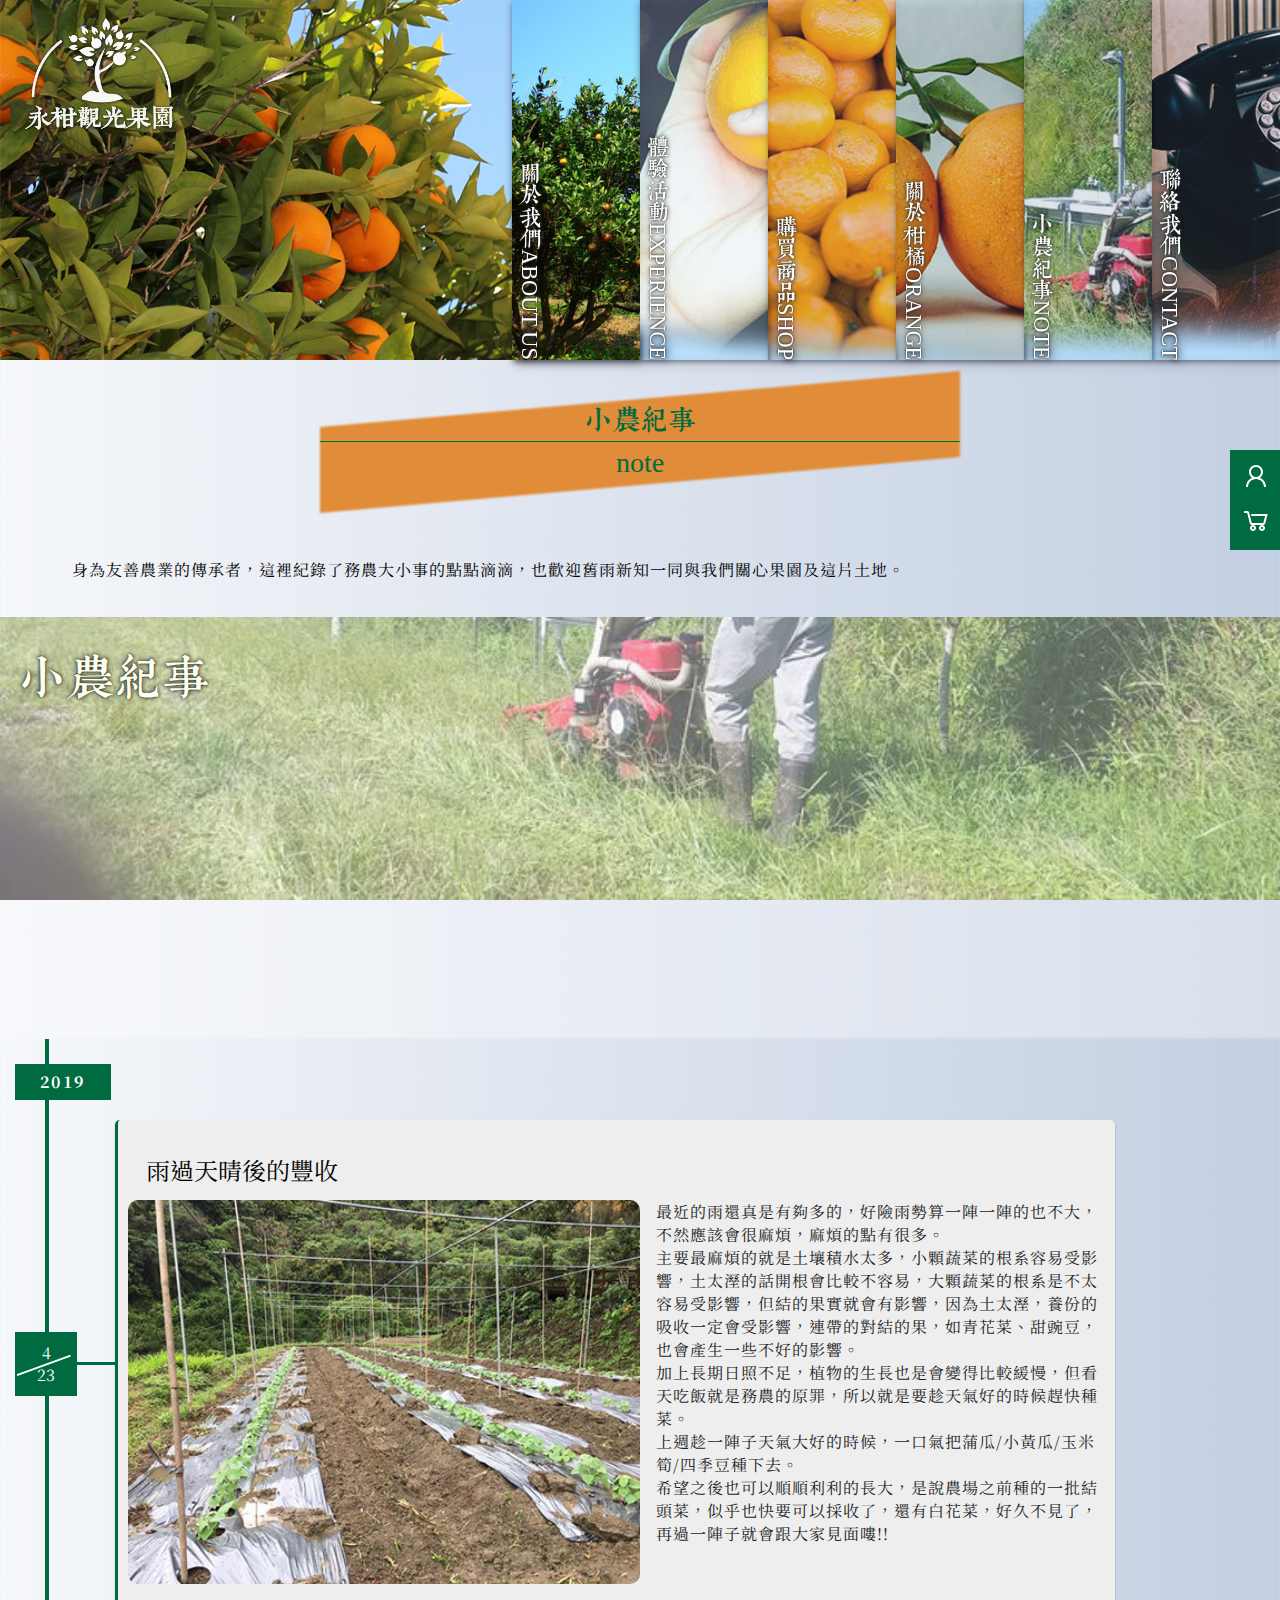
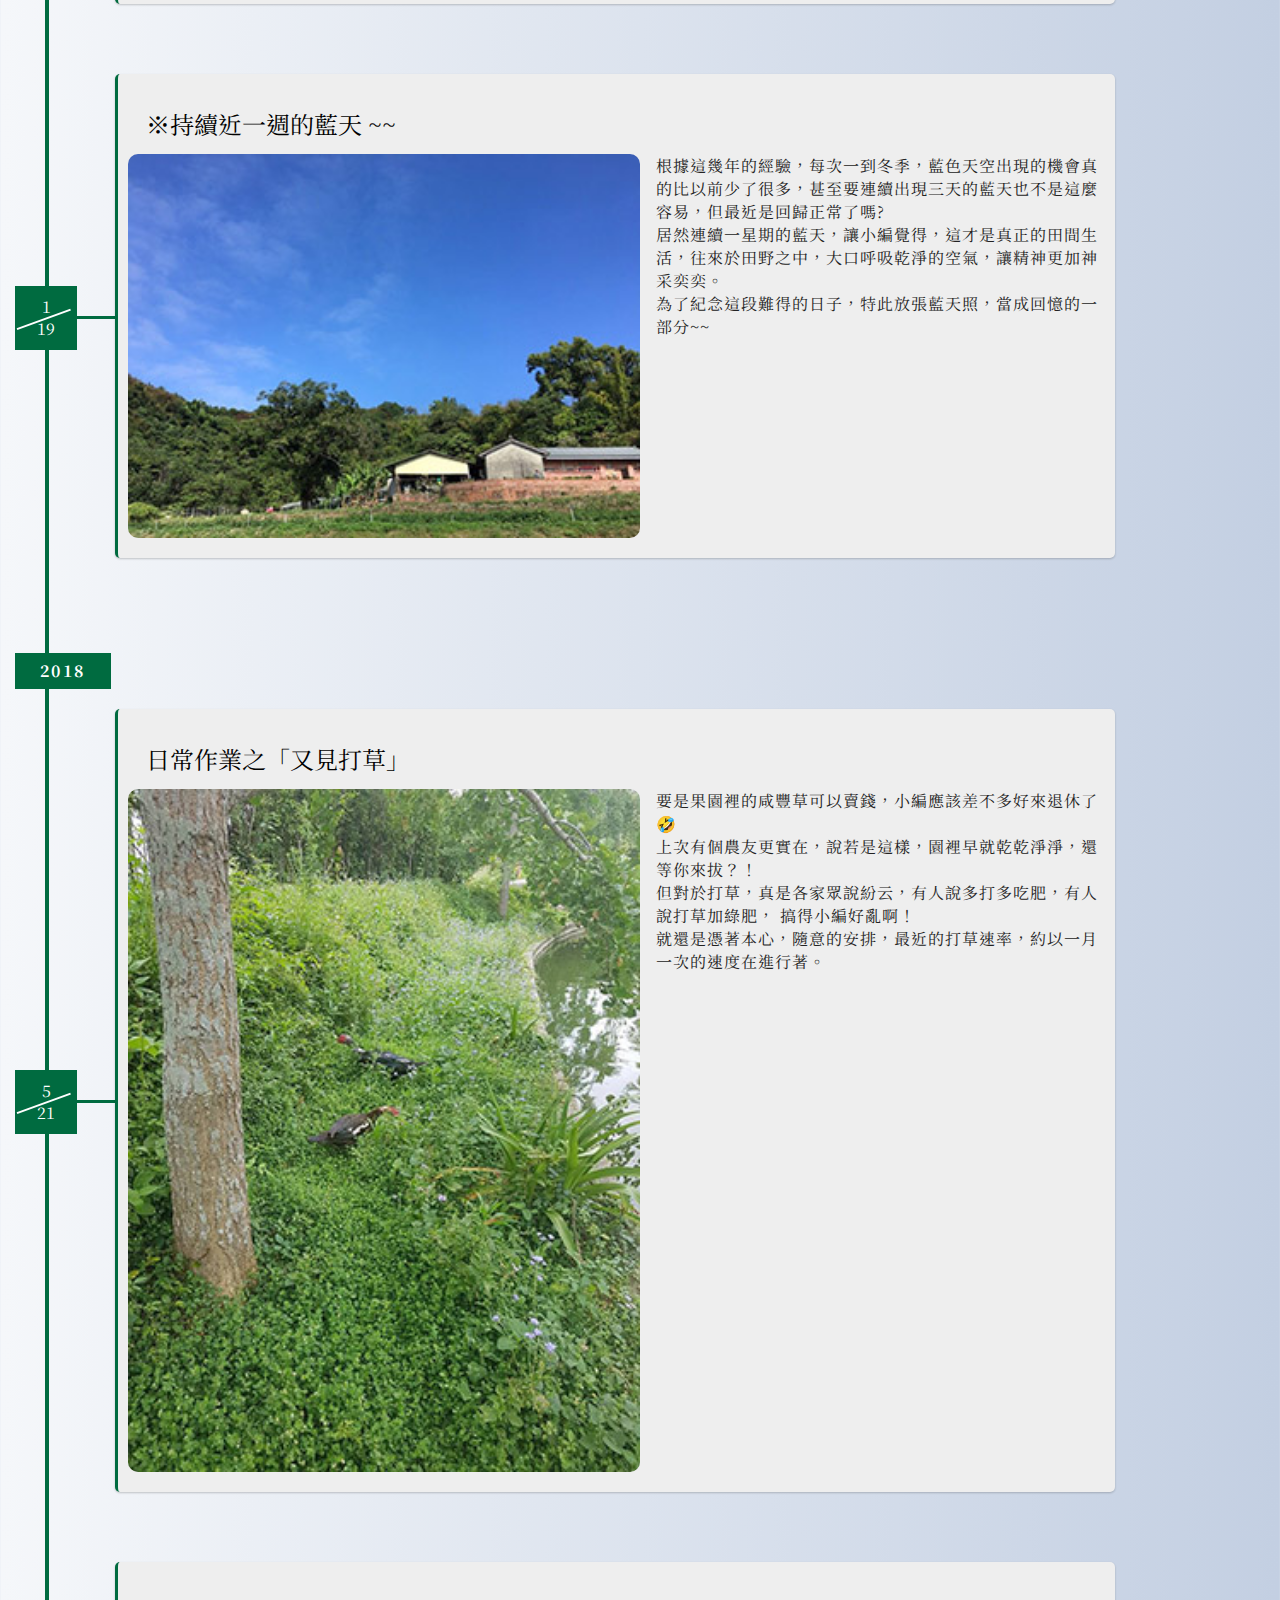
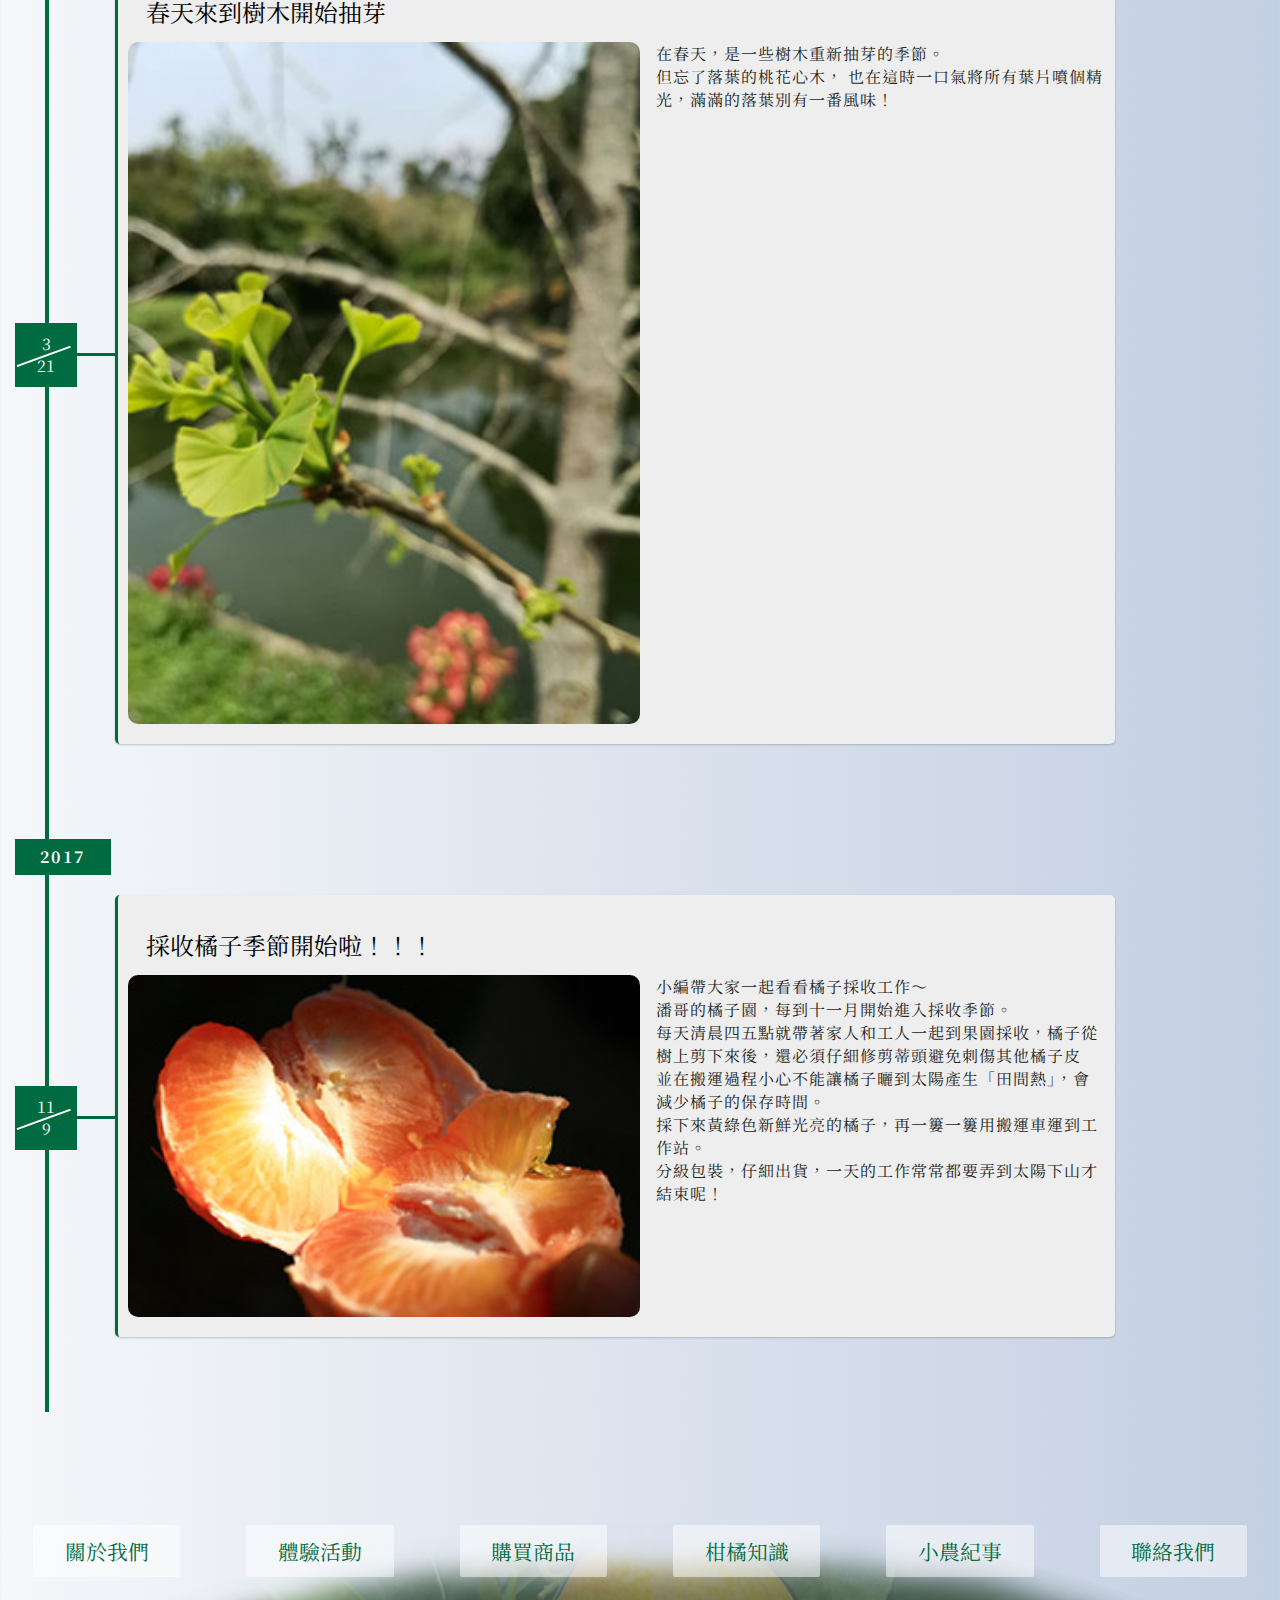
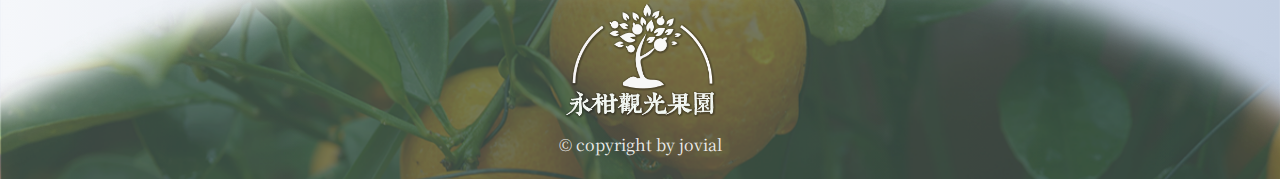
<file: note.html>
<!DOCTYPE html>
<html lang="en">
<head>
    <meta charset="UTF-8">
    <meta name="viewport" content="width=device-width, initial-scale=1.0">
    <meta http-equiv="X-UA-Compatible" content="ie=edge">
    <link rel="stylesheet" href="style.css">
    <title>小農紀事note</title>
</head>
<body>
<div class="fixmenu">
    <div class="icons">
        <a href="#">
            <svg xmlns="http://www.w3.org/2000/svg" x="0px" y="0px"
                width="32" height="32"
                viewBox="0 0 192 192"
                style=" fill:#000000;"><g fill="none" fill-rule="nonzero" stroke="none" stroke-width="1" stroke-linecap="butt" stroke-linejoin="miter" stroke-miterlimit="10" stroke-dasharray="" stroke-dashoffset="0" font-family="none" font-weight="none" font-size="none" text-anchor="none" style="mix-blend-mode: normal"><path d="M0,192v-192h192v192z" fill="none"></path><g fill="#ffffff"><g id="surface1"><path d="M96,30c-23.13281,0 -42,18.86719 -42,42c0,14.46094 7.38281,27.30469 18.5625,34.875c-21.39844,9.1875 -36.5625,30.42188 -36.5625,55.125h12c0,-26.57812 21.42188,-48 48,-48c26.57813,0 48,21.42188 48,48h12c0,-24.70312 -15.16406,-45.9375 -36.5625,-55.125c11.17969,-7.57031 18.5625,-20.41406 18.5625,-34.875c0,-23.13281 -18.86719,-42 -42,-42zM96,42c16.64063,0 30,13.35938 30,30c0,16.64063 -13.35937,30 -30,30c-16.64062,0 -30,-13.35937 -30,-30c0,-16.64062 13.35938,-30 30,-30z"></path></g></g></g></svg>
        </a>
    </div>
    <div class="icons">
        <a href="#">
            <svg xmlns="http://www.w3.org/2000/svg" x="0px" y="0px"
            width="32" height="32"
            viewBox="0 0 192 192"
            style=" fill:#000000;"><g fill="none" fill-rule="nonzero" stroke="none" stroke-width="1" stroke-linecap="butt" stroke-linejoin="miter" stroke-miterlimit="10" stroke-dasharray="" stroke-dashoffset="0" font-family="none" font-weight="none" font-size="none" text-anchor="none" style="mix-blend-mode: normal"><path d="M0,192v-192h192v192z" fill="none"></path><g fill="#ffffff"><g id="surface1"><path d="M30,42c-3.30469,0 -6,2.69531 -6,6c0,3.30469 2.69531,6 6,6h13.3125l15.75,63c1.33594,5.34375 6.11719,9 11.625,9h68.8125c5.41406,0 10.00781,-3.58594 11.4375,-8.8125l15.5625,-57.1875h-100.5l3,12h81.9375l-11.4375,42h-68.8125l-15.75,-63c-1.33594,-5.34375 -6.11719,-9 -11.625,-9zM132,126c-9.86719,0 -18,8.13281 -18,18c0,9.86719 8.13281,18 18,18c9.86719,0 18,-8.13281 18,-18c0,-9.86719 -8.13281,-18 -18,-18zM78,126c-9.86719,0 -18,8.13281 -18,18c0,9.86719 8.13281,18 18,18c9.86719,0 18,-8.13281 18,-18c0,-9.86719 -8.13281,-18 -18,-18zM78,138c3.375,0 6,2.625 6,6c0,3.375 -2.625,6 -6,6c-3.375,0 -6,-2.625 -6,-6c0,-3.375 2.625,-6 6,-6zM132,138c3.375,0 6,2.625 6,6c0,3.375 -2.625,6 -6,6c-3.375,0 -6,-2.625 -6,-6c0,-3.375 2.625,-6 6,-6z"></path></g></g></g></svg>
        </a>
    </div>
</div>
<header class="page_header">
    <nav>
        <h1 class="title">
            <a href="index.html" class="logo"><img src="img/logo.png" alt="logo"></a>
        </h1>
        <input type="checkbox" name="menu_control" id="menu_control">
        <label for="menu_control" class="burger">
            <span></span>
        </label>
        <ul>
            <li class="menu_list "><a href="about_us.html">關於我們ABOUT US</a></li>
            <li class="menu_list "><a href="experience.html">體驗活動experience</a></li>
            <li class="menu_list"><a href="shop.html">購買商品shop</a></li>
            <li class="menu_list"><a href="orange.html">關於柑橘orange</a></li>
            <li class="menu_list"><a href="note.html">小農紀事note</a></li>
            <li class="menu_list"><a href="contact_us.html">聯絡我們contact</a></li>
        </ul>
    </nav>
</header>
 <!-- ==================== -->
 <section class="about">
    <div class="container">
        <div class="item">
            <div class="topic"><h2>小農紀事<br>note</h2></div>
            <div class="aboutustxt"><p>身為友善農業的傳承者，這裡紀錄了務農大小事的點點滴滴，也歡迎舊雨新知一同與我們關心果園及這片土地。</p></div>
        </div>
        <!-- <div class="item">
            <div class="tab">
                      <a class="btn" href="#">2019</a>
                      <a class="btn" href="#">2018</a>
                     <a class="btn" href="#">2017</a>
                </div>
        </div> -->
    </div>
        
</section>
<section class="bnote col-12">
    <div class="container">
        <div class="cover"><img src="img/event_banner_cover.png" alt="banner_cover">
            <h2 class="banner_title">小農紀事</h2>
        </div>
    </div>
</section>
     <!-- ==================== -->
<section class="timelinepost">
    <div class="container col-12">
        <div class="item">
            <div class="timeline">
                <div class="time_group">
                    <span class="year">2019</span>
                    <div class="time_box">
                        <div class="time_date">
                            <span class="month">4</span>
                            <span class="day">23</span>
                        </div>
                        <div class="time_post">
                            <div class="time_content">
                                <span>雨過天晴後的豐收</span><img src="img/blog_big.jpg" alt="blog">
                                <div class="picture"></div>
                                <p class="blogtxt">最近的雨還真是有夠多的，好險雨勢算一陣一陣的也不大，不然應該會很麻煩，麻煩的點有很多。<br>主要最麻煩的就是土壤積水太多，小顆蔬菜的根系容易受影響，土太溼的話開根會比較不容易，大顆蔬菜的根系是不太容易受影響，但結的果實就會有影響，因為土太溼，養份的吸收一定會受影響，連帶的對結的果，如青花菜、甜豌豆，也會產生一些不好的影響。<br>加上長期日照不足，植物的生長也是會變得比較緩慢，但看天吃飯就是務農的原罪，所以就是要趁天氣好的時候趕快種菜。<br>上週趁一陣子天氣大好的時候，一口氣把蒲瓜/小黃瓜/玉米筍/四季豆種下去。<br>希望之後也可以順順利利的長大，是說農場之前種的一批結頭菜，似乎也快要可以採收了，還有白花菜，好久不見了，再過一陣子就會跟大家見面嘍!!<br></p></div>
                                <div class="clearfix"></div>
                            </div>
                        </div>
                        <div class="time_box">
                            <div class="time_date">
                                <span class="month">1</span>
                                <span class="day">19</span>
                            </div>
                            <div class="time_post">
                                <div class="time_content">
                                    <span>※持續近一週的藍天 ~~</span><img src="img/blog_s_1.jpg" alt="blog">
                                    <div class="picture"></div>
                                    <p class="blogtxt">根據這幾年的經驗，每次一到冬季，藍色天空出現的機會真的比以前少了很多，甚至要連續出現三天的藍天也不是這麼容易，但最近是回歸正常了嗎?<br>居然連續一星期的藍天，讓小編覺得，這才是真正的田間生活，往來於田野之中，大口呼吸乾淨的空氣，讓精神更加神采奕奕。<br>為了紀念這段難得的日子，特此放張藍天照，當成回憶的一部分~~</p></div><div class="clearfix"></div>
                                </div>
                            </div>
                        </div>
                        <div class="time_group">
                            <span class="year">2018</span>
                            <div class="time_box">
                                <div class="time_date"><span class="month">5</span><span class="day">21</span></div>
                                <div class="time_post">
                                    <div class="time_content">
                                        <span>日常作業之「又見打草」</span><img src="img/blog_s_2.jpg" alt="blog">
                                        <div class="picture"></div>
                                        <p class="blogtxt">
                                            要是果園裡的咸豐草可以賣錢，小編應該差不多好來退休了🤣<br>
                                            上次有個農友更實在，說若是這樣，園裡早就乾乾淨淨，還等你來拔？！<br>              
                                            但對於打草，真是各家眾說紛云，有人說多打多吃肥，有人說打草加綠肥，
                                            搞得小編好亂啊！<br>
                                            就還是憑著本心，隨意的安排，最近的打草速率，約以一月一次的速度在進行著。
                                        </p>
                                    </div>
                                    <div class="clearfix"></div>
                                </div>
                            </div>
                            <div class="time_box">
                                <div class="time_date"><span class="month">3</span><span class="day">21</span></div>
                                <div class="time_post">
                                    <div class="time_content">
                                        <span>春天來到樹木開始抽芽</span><img src="img/blog_s_3.jpg" alt="blog">
                                        <div class="picture"></div>
                                        <p class="blogtxt">在春天，是一些樹木重新抽芽的季節。<br>但忘了落葉的桃花心木，
                                                也在這時一口氣將所有葉片噴個精光，滿滿的落葉別有一番風味！</p>
                                    </div>
                                    <div class="clearfix"></div>
                                </div>
                            </div>
                        </div>
                        <div class="time_group">
                            <span class="year">2017</span>
                            <div class="time_box">
                                <div class="time_date"><span class="month">11</span><span class="day">9</span></div>
                                <div class="time_post">
                                    <div class="time_content"><span>採收橘子季節開始啦！！！</span><img src="img/blog_s_4.jpg" alt="blog"><div class="picture"></div>
                                        <p class="blogtxt">
                                            小編帶大家一起看看橘子採收工作～<br>
                                            潘哥的橘子園，每到十一月開始進入採收季節。<br>每天清晨四五點就帶著家人和工人一起到果園採收，橘子從樹上剪下來後，還必須仔細修剪蒂頭避免刺傷其他橘子皮<br>並在搬運過程小心不能讓橘子曬到太陽產生「田間熱」，會減少橘子的保存時間。<br>採下來黃綠色新鮮光亮的橘子，再一簍一簍用搬運車運到工作站。<br>分級包裝，仔細出貨，一天的工作常常都要弄到太陽下山才結束呢！
                                        </p>
                                    </div>
                                    <div class="clearfix"></div>
                                </div>
                            </div>
                        </div>
                    </div>
                </div>
            </div>
        </section>
<div class="clearfix"></div>

 <!-- ==================== -->
<footer class="foot">
    <div class="container">
        <div class="col-4 col-lg-2">
           <a href="about_us.html" class="fmenu">關於我們</a>
        </div>
        <div class="col-4 col-lg-2">
            <a href="experience.html" class="fmenu">體驗活動</a>
        </div>
        <div class="col-4 col-lg-2">
            <a href="shop.html" class="fmenu">購買商品</a>
        </div>
        <div class="col-4 col-lg-2">
            <a href="orange.html" class="fmenu">柑橘知識</a>
        </div>
        <div class="col-4 col-lg-2">
            <a href="note.html" class="fmenu">小農紀事</a>
        </div>
        <div class="col-4 col-lg-2">
            <a href="contact_us.html" class="fmenu">聯絡我們</a>
        </div>
       <div class="">
            <a href="index.html" class="logo"><img src="img/logo.png" alt="logo"></a>
        <div class="col-12">© copyright by jovial</div>
    </div>
 </footer>
<script src="https://ajax.googleapis.com/ajax/libs/jquery/3.6.0/jquery.min.js"></script>
<script src="js/fixnav.js"></script>
</body>
</html>
</file>
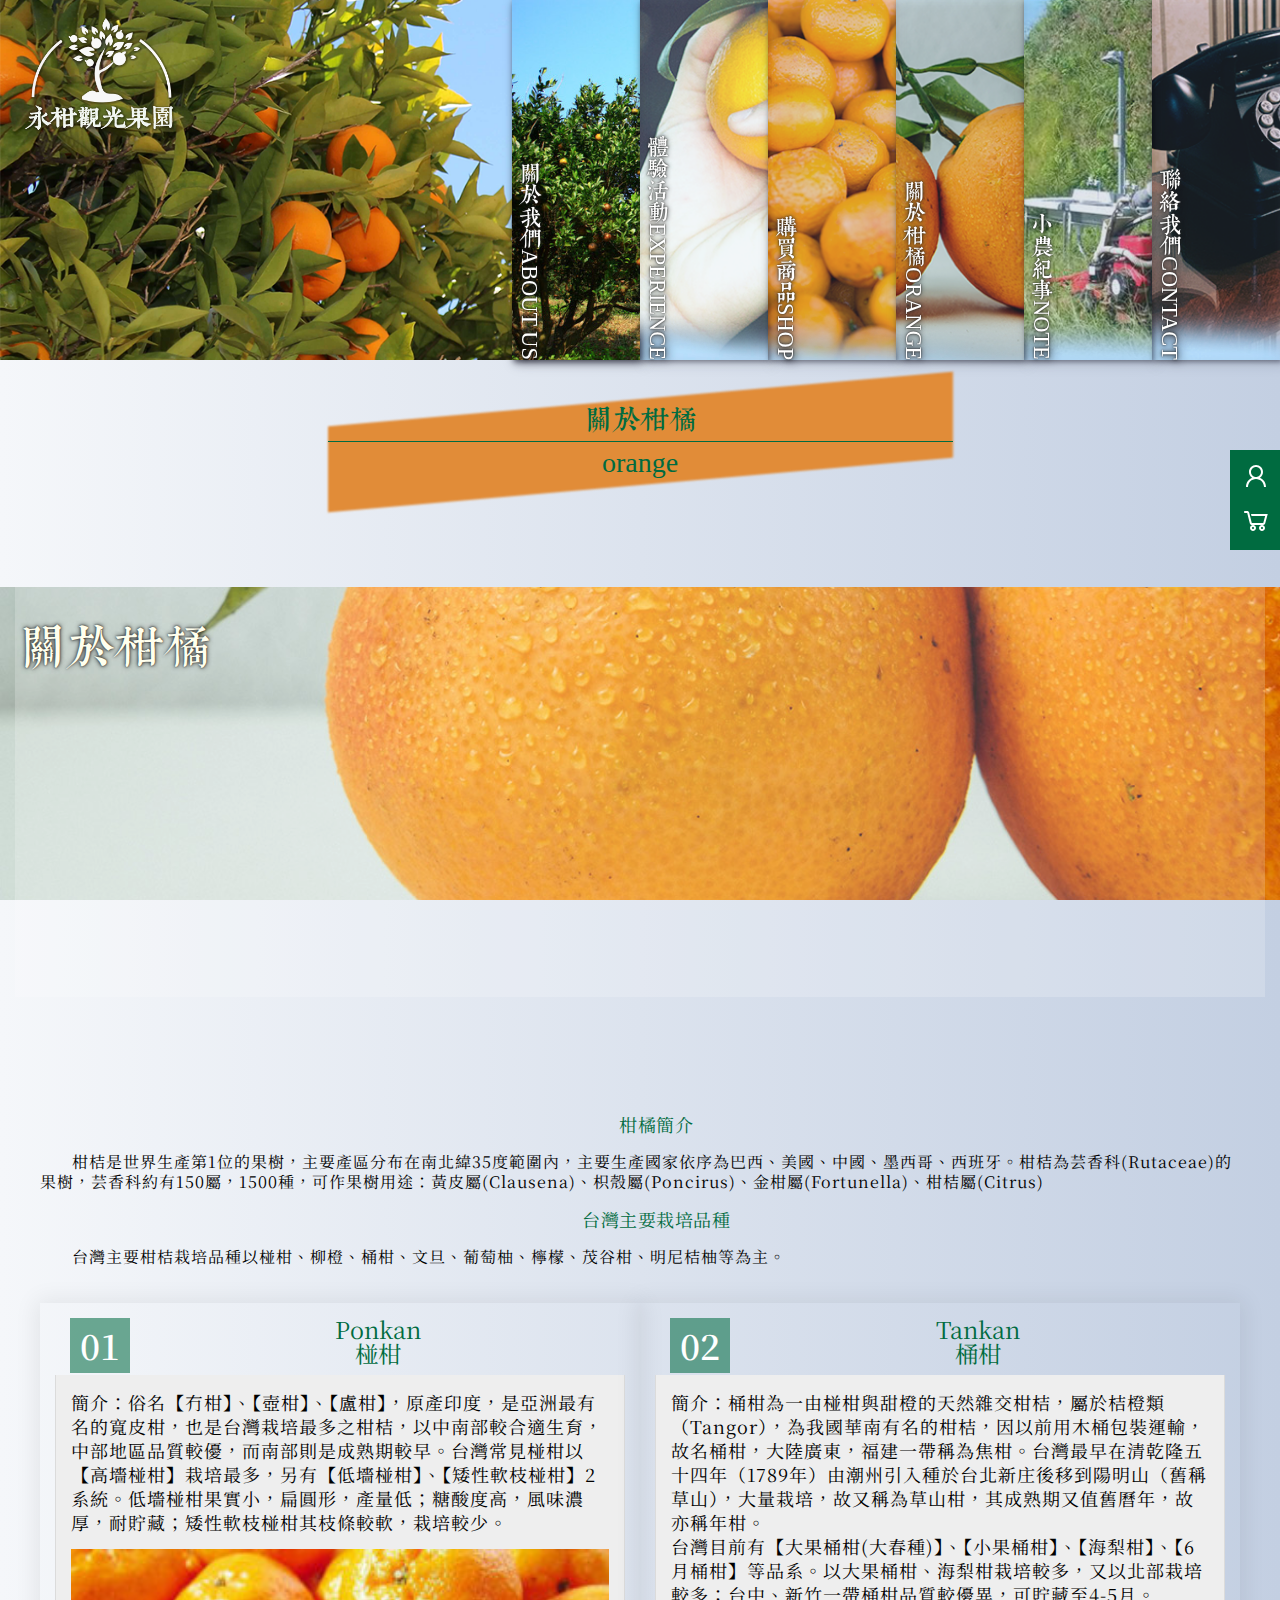
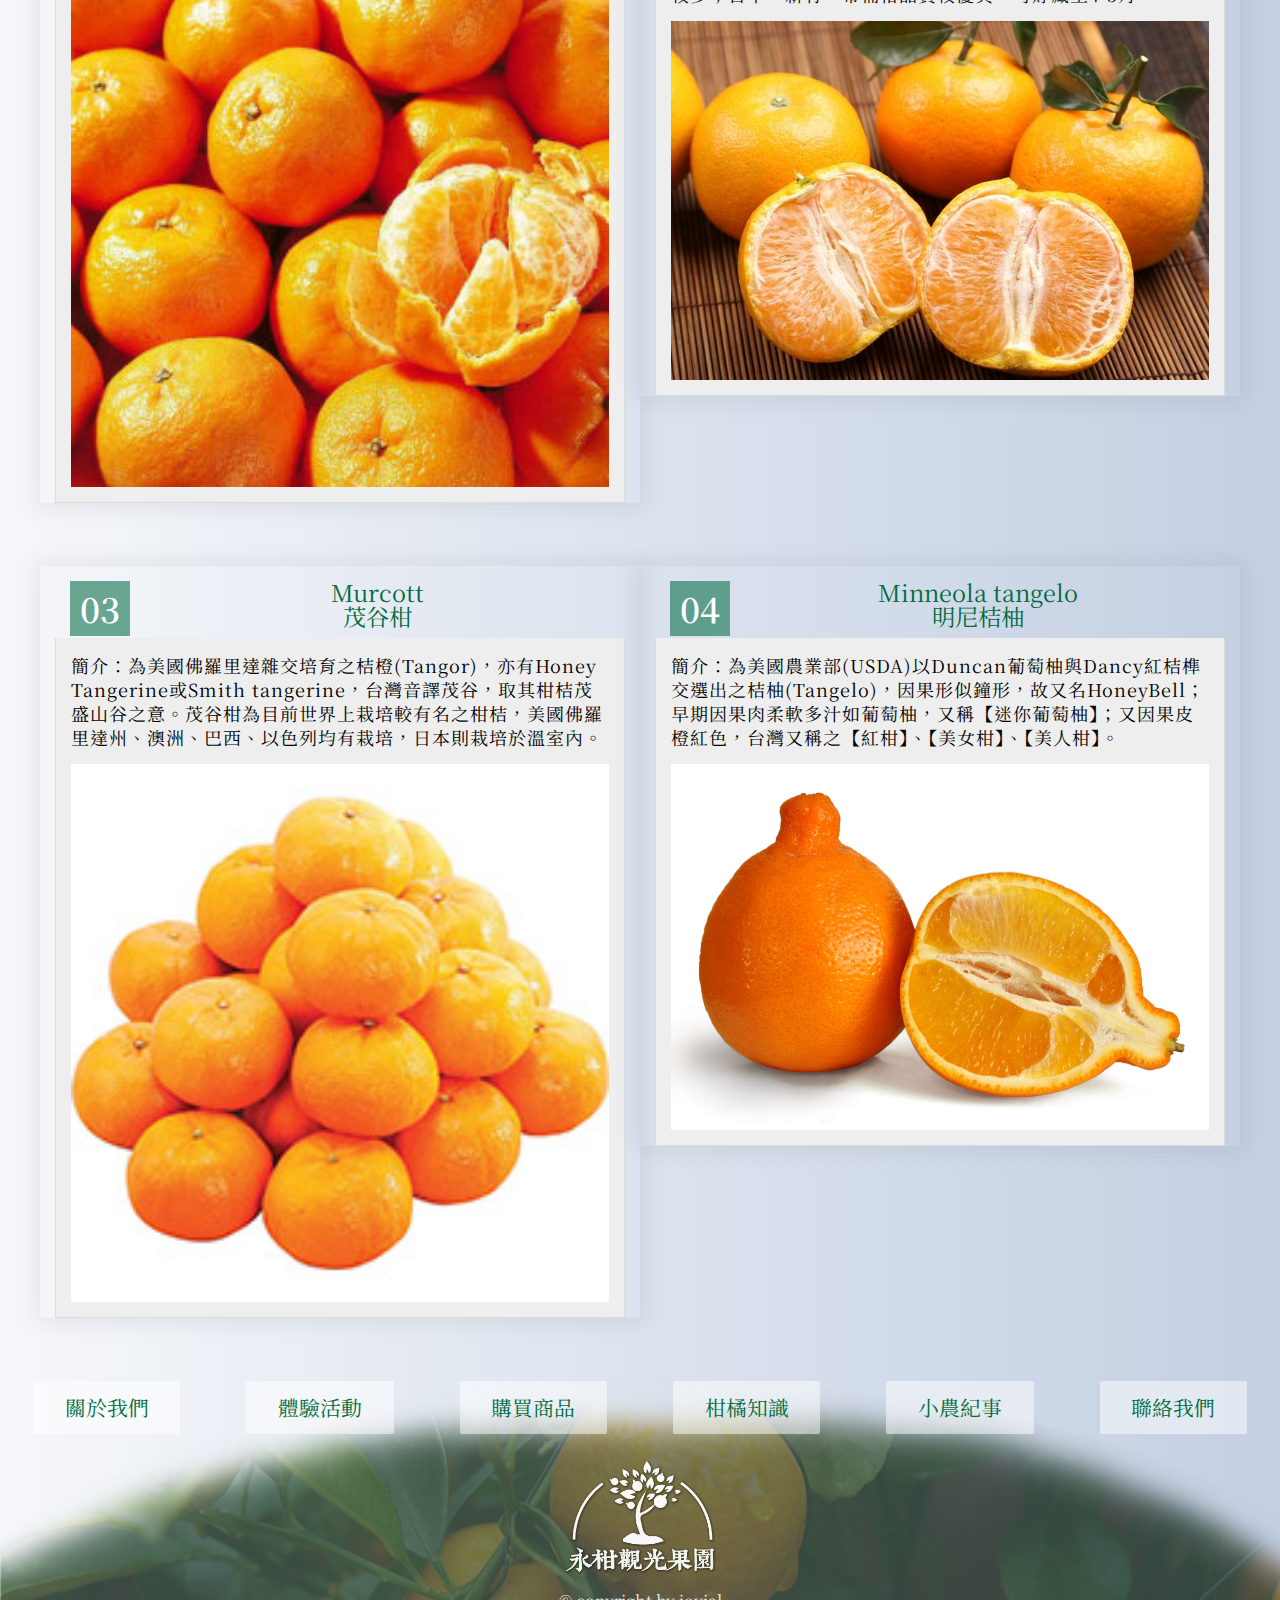
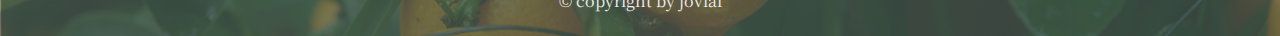
<file: orange.html>
<!DOCTYPE html>
<html lang="en">
<head>
    <meta charset="UTF-8">
    <meta name="viewport" content="width=device-width, initial-scale=1.0">
    <meta http-equiv="X-UA-Compatible" content="ie=edge">
    <link rel="stylesheet" href="style.css">
    <title>關於柑橘orange</title>
</head>
<body>
    <div class="fixmenu">
        <div class="icons">
            <a href="#">
                <svg xmlns="http://www.w3.org/2000/svg" x="0px" y="0px"
                    width="32" height="32"
                    viewBox="0 0 192 192"
                    style=" fill:#000000;"><g fill="none" fill-rule="nonzero" stroke="none" stroke-width="1" stroke-linecap="butt" stroke-linejoin="miter" stroke-miterlimit="10" stroke-dasharray="" stroke-dashoffset="0" font-family="none" font-weight="none" font-size="none" text-anchor="none" style="mix-blend-mode: normal"><path d="M0,192v-192h192v192z" fill="none"></path><g fill="#ffffff"><g id="surface1"><path d="M96,30c-23.13281,0 -42,18.86719 -42,42c0,14.46094 7.38281,27.30469 18.5625,34.875c-21.39844,9.1875 -36.5625,30.42188 -36.5625,55.125h12c0,-26.57812 21.42188,-48 48,-48c26.57813,0 48,21.42188 48,48h12c0,-24.70312 -15.16406,-45.9375 -36.5625,-55.125c11.17969,-7.57031 18.5625,-20.41406 18.5625,-34.875c0,-23.13281 -18.86719,-42 -42,-42zM96,42c16.64063,0 30,13.35938 30,30c0,16.64063 -13.35937,30 -30,30c-16.64062,0 -30,-13.35937 -30,-30c0,-16.64062 13.35938,-30 30,-30z"></path></g></g></g></svg>
            </a>
        </div>
        <div class="icons">
            <a href="#">
                <svg xmlns="http://www.w3.org/2000/svg" x="0px" y="0px"
                width="32" height="32"
                viewBox="0 0 192 192"
                style=" fill:#000000;"><g fill="none" fill-rule="nonzero" stroke="none" stroke-width="1" stroke-linecap="butt" stroke-linejoin="miter" stroke-miterlimit="10" stroke-dasharray="" stroke-dashoffset="0" font-family="none" font-weight="none" font-size="none" text-anchor="none" style="mix-blend-mode: normal"><path d="M0,192v-192h192v192z" fill="none"></path><g fill="#ffffff"><g id="surface1"><path d="M30,42c-3.30469,0 -6,2.69531 -6,6c0,3.30469 2.69531,6 6,6h13.3125l15.75,63c1.33594,5.34375 6.11719,9 11.625,9h68.8125c5.41406,0 10.00781,-3.58594 11.4375,-8.8125l15.5625,-57.1875h-100.5l3,12h81.9375l-11.4375,42h-68.8125l-15.75,-63c-1.33594,-5.34375 -6.11719,-9 -11.625,-9zM132,126c-9.86719,0 -18,8.13281 -18,18c0,9.86719 8.13281,18 18,18c9.86719,0 18,-8.13281 18,-18c0,-9.86719 -8.13281,-18 -18,-18zM78,126c-9.86719,0 -18,8.13281 -18,18c0,9.86719 8.13281,18 18,18c9.86719,0 18,-8.13281 18,-18c0,-9.86719 -8.13281,-18 -18,-18zM78,138c3.375,0 6,2.625 6,6c0,3.375 -2.625,6 -6,6c-3.375,0 -6,-2.625 -6,-6c0,-3.375 2.625,-6 6,-6zM132,138c3.375,0 6,2.625 6,6c0,3.375 -2.625,6 -6,6c-3.375,0 -6,-2.625 -6,-6c0,-3.375 2.625,-6 6,-6z"></path></g></g></g></svg>
            </a>
        </div>
    </div>
    <header class="page_header">
        <nav>
            <h1 class="title"><a href="index.html" class="logo"><img src="img/logo.png" alt="logo"></a></h1>
            <input type="checkbox" name="menu_control" id="menu_control">
            <label for="menu_control" class="burger">
                <span></span>
            </label>
            <ul>
                <li class="menu_list"><a href="about_us.html">關於我們ABOUT US</a></li>
                <li class="menu_list"><a href="experience.html">體驗活動experience</a></li>
                <li class="menu_list"><a href="shop.html">購買商品shop</a></li>
                <li class="menu_list"><a href="orange.html">關於柑橘orange</a></li>
                <li class="menu_list"><a href="note.html">小農紀事note</a></li>
                <li class="menu_list"><a href="contact_us.html">聯絡我們contact</a></li>
            </ul>
        </nav>
    </header>
         <!-- ==================== -->
    <section class="aboutorange">
        <div class="container col-12">
            <div class="topic"><h2>關於柑橘<br>orange</h2></div>
    </section>
    <section class="borange">
        <div class="container col-12">
            <div class="cover"><img src="img/event_banner_cover.png" alt="banner">
                <h2 class="banner_title">關於柑橘</h2>
            </div>
        </div>
    </section>
    <section>
        <div class="aboutustxt">
            <h4>柑橘簡介</h4>
            <p>柑桔是世界生產第1位的果樹，主要產區分布在南北緯35度範圍內，主要生產國家依序為巴西、美國、中國、墨西哥、西班牙。柑桔為芸香科(Rutaceae)的果樹，芸香科約有150屬，1500種，可作果樹用途：黃皮屬(Clausena)、枳殼屬(Poncirus)、金柑屬(Fortunella)、柑桔屬(Citrus)</p>
            <h4>台灣主要栽培品種</h4> 
            <p>台灣主要柑桔栽培品種以椪柑、柳橙、桶柑、文旦、葡萄柚、檸檬、茂谷柑、明尼桔柚等為主。</p>
        </div>
        <div class="clearfix"></div>
        <div class="knowledge">
            <div class="item variety co1-12 col-md-6 ">
                <div class="item">
                    <div class="head">
                        <div class="numberbox"><span>01</span></div>
                    </div>
                    <h4><span class="subtitle">Ponkan</span>椪柑</h4>
                    <div class="card">
                        <div class="introduce">
                            <p>簡介：俗名【冇柑】、【壺柑】、【盧柑】，原產印度，是亞洲最有名的寬皮柑，也是台灣栽培最多之柑桔，以中南部較合適生育，中部地區品質較優，而南部則是成熟期較早。台灣常見椪柑以【高墻椪柑】栽培最多，另有【低墻椪柑】、【矮性軟枝椪柑】2系統。低墻椪柑果實小，扁圓形，產量低；糖酸度高，風味濃厚，耐貯藏；矮性軟枝椪柑其枝條較軟，栽培較少。</p><img src="img/Ponkan.jpg" alt="">
                        </div>
                    </div>
                </div>
            </div>
            <div class="item variety co1-12 col-md-6 ">
                <div class="item">
                    <div class="head"><div class="numberbox"><span>02</span></div>
                </div>
                <h4><span class="subtitle">Tankan</span>桶柑</h4>
                <div class="card">
                    <div class="introduce">
                        <p>簡介：桶柑為一由椪柑與甜橙的天然雜交柑桔，屬於桔橙類（Tangor），為我國華南有名的柑桔，因以前用木桶包裝運輸，故名桶柑，大陸廣東，福建一帶稱為焦柑。台灣最早在清乾隆五十四年（1789年）由潮州引入種於台北新庄後移到陽明山（舊稱草山），大量栽培，故又稱為草山柑，其成熟期又值舊曆年，故亦稱年柑。<br>
                        台灣目前有【大果桶柑(大春種)】、【小果桶柑】、【海梨柑】、【6月桶柑】等品系。以大果桶柑、海梨柑栽培較多，又以北部栽培較多；台中、新竹一帶桶柑品質較優異，可貯藏至4-5月。</p><img src="img/tankan.png" alt="">
                    </div>
                </div>
            </div>
        </div>
        <div class="clearfix"></div>
        <div class="item variety co1-12 col-md-6 ">
            <div class="item">
                <div class="head"><div class="numberbox"><span>03</span></div>
            </div>
            <h4><span class="subtitle">Murcott</span>茂谷柑</h4>
            <div class="card">
                <div class="introduce">
                    <p>簡介：為美國佛羅里達雜交培育之桔橙(Tangor)，亦有Honey Tangerine或Smith tangerine，台灣音譯茂谷，取其柑桔茂盛山谷之意。茂谷柑為目前世界上栽培較有名之柑桔，美國佛羅里達州、澳洲、巴西、以色列均有栽培，日本則栽培於溫室內。</p><img src="img/ORANGE-1.jpg" alt="">
                </div>
            </div>
        </div>
    </div>
    <div class="item variety co1-12 col-md-6 ">
        <div class="item">
            <div class="head"><div class="numberbox"><span>04</span></div>
        </div>
        <h4><span class="subtitle">Minneola tangelo</span>明尼桔柚</h4>
        <div class="card">
            <div class="introduce">
                <p>簡介：為美國農業部(USDA)以Duncan葡萄柚與Dancy紅桔榫交選出之桔柚(Tangelo)，因果形似鐘形，故又名HoneyBell；早期因果肉柔軟多汁如葡萄柚，又稱【迷你葡萄柚】；又因果皮橙紅色，台灣又稱之【紅柑】、【美女柑】、【美人柑】。</p><img src="img/Minneola_fruit4.jpg" alt="">
            </div>
        </div>
    </div>
</div>          
        </div>
        <div class="clearfix"></div>
    </section>
         <!-- ==================== -->

    <footer class="foot">
        <div class="container">
            <div class="col-4 col-lg-2">
                <a href="about_us.html" class="fmenu">關於我們</a>
            </div>
            <div class="col-4 col-lg-2">
                <a href="experience.html" class="fmenu">體驗活動</a>
            </div>
            <div class="col-4 col-lg-2">
                <a href="shop.html" class="fmenu">購買商品</a>
            </div>
            <div class="col-4 col-lg-2">
                <a href="orange.html" class="fmenu">柑橘知識</a>
            </div>
            <div class="col-4 col-lg-2">
                <a href="note.html" class="fmenu">小農紀事</a>
            </div>
            <div class="col-4 col-lg-2">
                <a href="contact_us.html" class="fmenu">聯絡我們</a>
            </div>
            <div class="item">
                <a href="index.html" class="logo"><img src="img/logo.png" alt="logo"></a>
            
            <div class="col-12">© copyright by jovial </div>
        </div>
    </footer>
<script src="https://ajax.googleapis.com/ajax/libs/jquery/3.6.0/jquery.min.js"></script>
<script src="js/fixnav.js"></script>
</body>
</html>
</file>
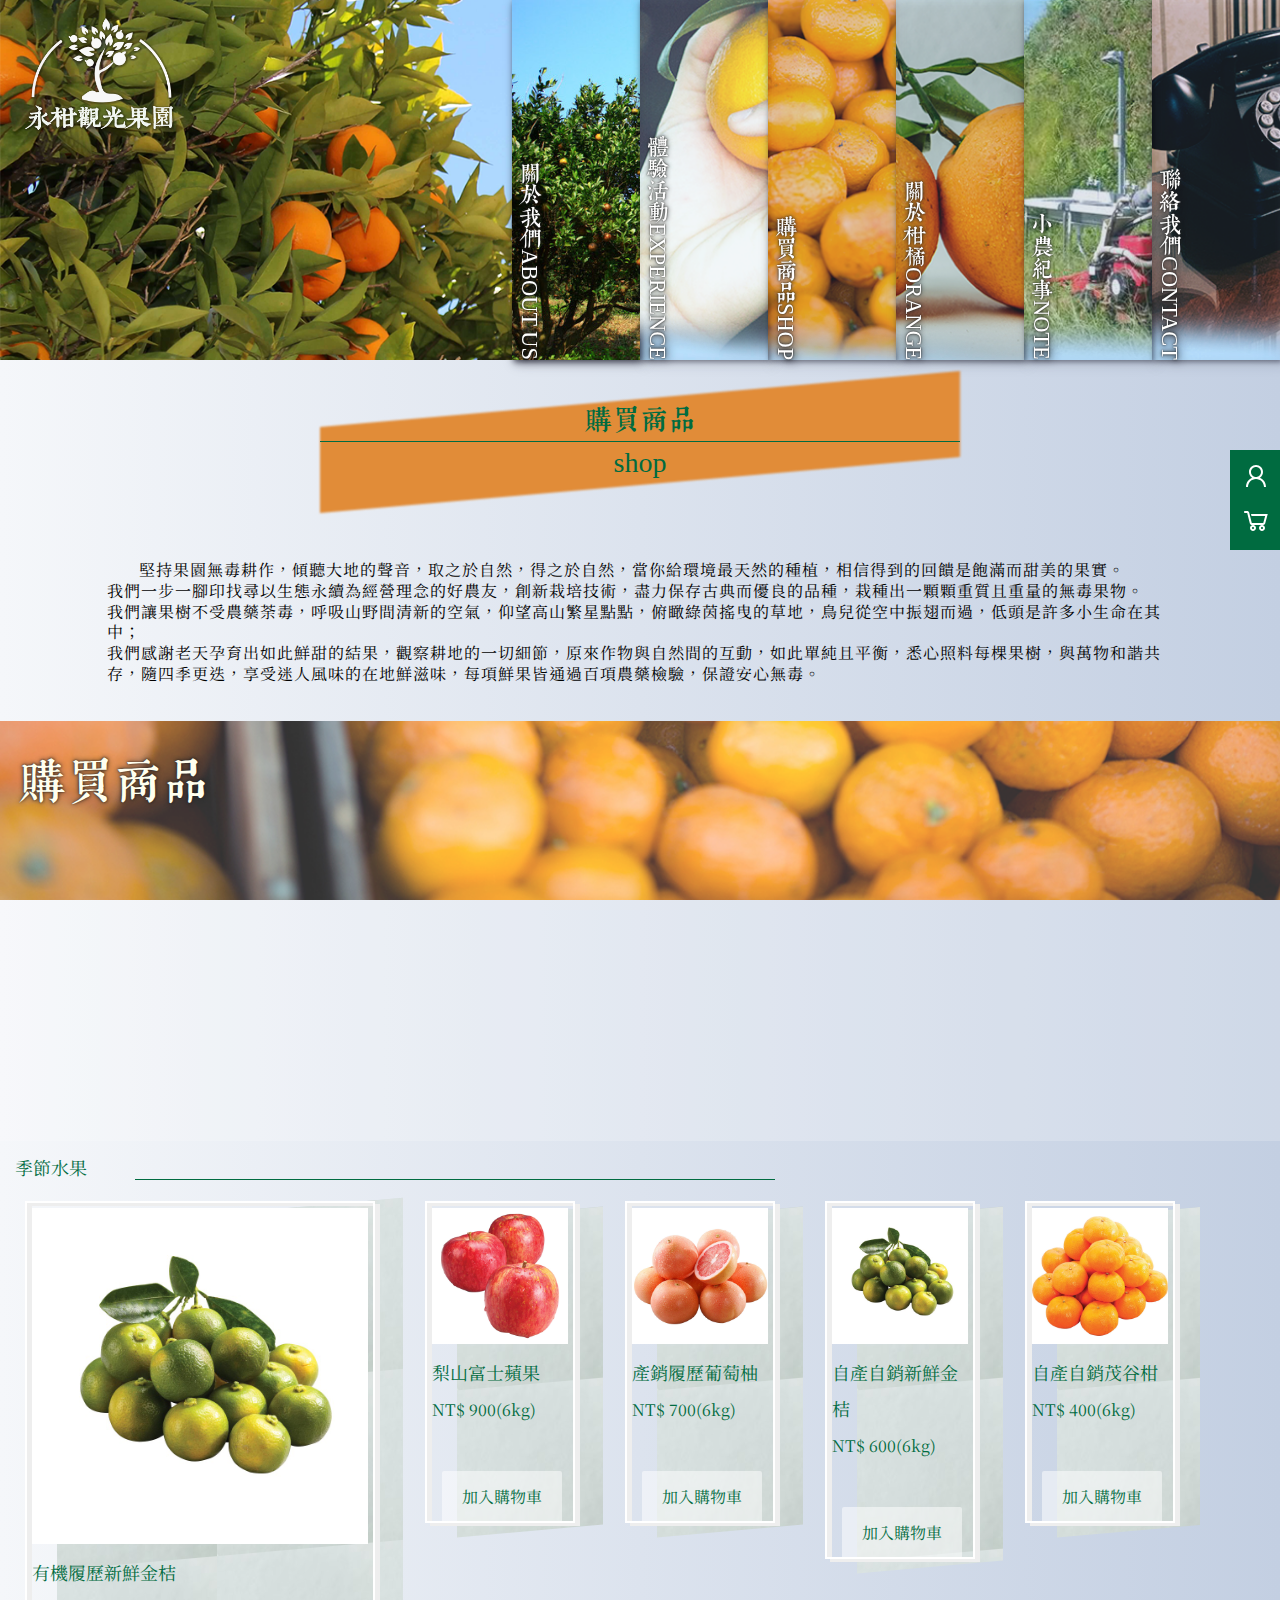
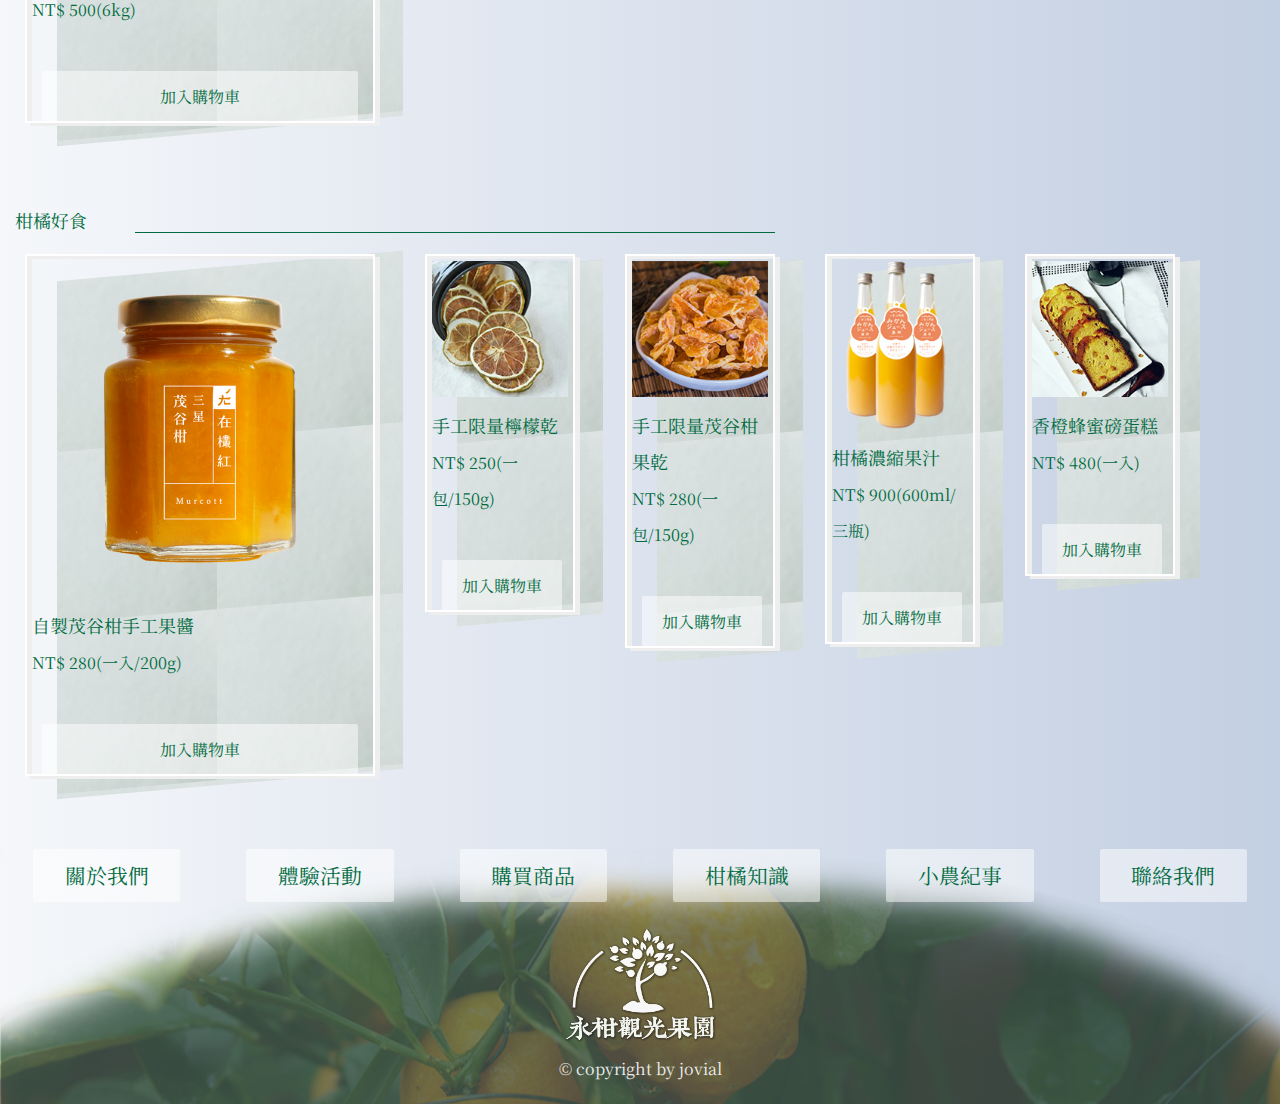
<file: shop.html>
<!DOCTYPE html>
<html lang="en">
<head>
    <meta charset="UTF-8">
    <meta name="viewport" content="width=device-width, initial-scale=1.0">
    <meta http-equiv="X-UA-Compatible" content="ie=edge">
    <link rel="stylesheet" href="style.css">
    <title>購買商品shop</title>
</head>
<body>
<div class="fixmenu">
        <div class="icons">
            <a href="#">
            <svg xmlns="http://www.w3.org/2000/svg" x="0px" y="0px"
        width="32" height="32"
        viewBox="0 0 192 192"
        style=" fill:#000000;"><g fill="none" fill-rule="nonzero" stroke="none" stroke-width="1" stroke-linecap="butt" stroke-linejoin="miter" stroke-miterlimit="10" stroke-dasharray="" stroke-dashoffset="0" font-family="none" font-weight="none" font-size="none" text-anchor="none" style="mix-blend-mode: normal"><path d="M0,192v-192h192v192z" fill="none"></path><g fill="#ffffff"><g id="surface1"><path d="M96,30c-23.13281,0 -42,18.86719 -42,42c0,14.46094 7.38281,27.30469 18.5625,34.875c-21.39844,9.1875 -36.5625,30.42188 -36.5625,55.125h12c0,-26.57812 21.42188,-48 48,-48c26.57813,0 48,21.42188 48,48h12c0,-24.70312 -15.16406,-45.9375 -36.5625,-55.125c11.17969,-7.57031 18.5625,-20.41406 18.5625,-34.875c0,-23.13281 -18.86719,-42 -42,-42zM96,42c16.64063,0 30,13.35938 30,30c0,16.64063 -13.35937,30 -30,30c-16.64062,0 -30,-13.35937 -30,-30c0,-16.64062 13.35938,-30 30,-30z"></path></g></g></g></svg>
            </a>
        </div>
    <div class="icons">
    <a href="#">
        <svg xmlns="http://www.w3.org/2000/svg" x="0px" y="0px"
        width="32" height="32"
        viewBox="0 0 192 192"
        style=" fill:#000000;"><g fill="none" fill-rule="nonzero" stroke="none" stroke-width="1" stroke-linecap="butt" stroke-linejoin="miter" stroke-miterlimit="10" stroke-dasharray="" stroke-dashoffset="0" font-family="none" font-weight="none" font-size="none" text-anchor="none" style="mix-blend-mode: normal"><path d="M0,192v-192h192v192z" fill="none"></path><g fill="#ffffff"><g id="surface1"><path d="M30,42c-3.30469,0 -6,2.69531 -6,6c0,3.30469 2.69531,6 6,6h13.3125l15.75,63c1.33594,5.34375 6.11719,9 11.625,9h68.8125c5.41406,0 10.00781,-3.58594 11.4375,-8.8125l15.5625,-57.1875h-100.5l3,12h81.9375l-11.4375,42h-68.8125l-15.75,-63c-1.33594,-5.34375 -6.11719,-9 -11.625,-9zM132,126c-9.86719,0 -18,8.13281 -18,18c0,9.86719 8.13281,18 18,18c9.86719,0 18,-8.13281 18,-18c0,-9.86719 -8.13281,-18 -18,-18zM78,126c-9.86719,0 -18,8.13281 -18,18c0,9.86719 8.13281,18 18,18c9.86719,0 18,-8.13281 18,-18c0,-9.86719 -8.13281,-18 -18,-18zM78,138c3.375,0 6,2.625 6,6c0,3.375 -2.625,6 -6,6c-3.375,0 -6,-2.625 -6,-6c0,-3.375 2.625,-6 6,-6zM132,138c3.375,0 6,2.625 6,6c0,3.375 -2.625,6 -6,6c-3.375,0 -6,-2.625 -6,-6c0,-3.375 2.625,-6 6,-6z"></path></g></g></g></svg>
    </a>
    </div>
    </div>
        <header class="page_header">
                <nav>
                    <h1 class="title"><a href="index.html" class="logo
                        "><img src="img/logo.png" alt="logo"></a></h1>
                    <input type="checkbox" name="menu_control" id="menu_control">
                    <label for="menu_control" class="burger">
                            <span></span>
                        </label>
                        <ul><li class="menu_list "><a href="about_us.html">關於我們ABOUT US</a></li>
                            <li class="menu_list "><a href="experience.html">體驗活動experience</a></li>
                            <li class="menu_list"><a href="shop.html">購買商品shop</a></li>
                            <li class="menu_list"><a href="orange.html">關於柑橘orange</a></li>
                            <li class="menu_list"><a href="note.html">小農紀事note</a></li>
                            <li class="menu_list"><a href="contact_us.html">聯絡我們contact</a></li>
                            </ul>
                </nav>
        </header>
     <!-- ============================ -->
     
     <section class="about">
        <div class="container">
            <div class="topic"><h2>購買商品<br>shop</h2></div>
            <div class="item productpic">
                <div class="clearfix"></div>
            </div>
            <article class="aboutustxt col-10 col-xl-10">
             <p>
                堅持果園無毒耕作，傾聽大地的聲音，取之於自然，得之於自然，當你給環境最天然的種植，相信得到的回饋是飽滿而甜美的果實。<br>我們一步一腳印找尋以生態永續為經營理念的好農友，創新栽培技術，盡力保存古典而優良的品種，栽種出一顆顆重質且重量的無毒果物。 <br>我們讓果樹不受農藥荼毒，呼吸山野間清新的空氣，仰望高山繁星點點，俯瞰綠茵搖曳的草地，鳥兒從空中振翅而過，低頭是許多小生命在其中；<br>我們感謝老天孕育出如此鮮甜的結果，觀察耕地的一切細節，原來作物與自然間的互動，如此單純且平衡，悉心照料每棵果樹，與萬物和諧共存，隨四季更迭，享受迷人風味的在地鮮滋味，每項鮮果皆通過百項農藥檢驗，保證安心無毒。</p>
            </article>
        </section>
        <!-- ==================== -->
        <section class="bshop">
                <div class="container">
                <div class="cover"><img src="img/event_banner_cover.png" alt="banner_cover">
                    <h2 class="banner_title">購買商品</h2></div></div>
        </section>
        <!-- ============================ -->
        <section class="about">    
            <div class="productcard">
                <h4>季節水果</h4>
                <div class="col-12 col-lg-6 col-xl-4">
                <div class="item shop_card fruit">
                    <img src="img/Kumquat.jpeg" alt=""><h5>有機履歷新鮮金桔</h5><span>NT$ 500(6kg)</span>
                    <div class="item button"><a class="btn" href="shopcard.html">加入購物車</a></div>
                </div></div>  
                <div class="col-6 col-lg-6 col-xl-2">
                <div class="item shop_card fruit"><img src="img/APPLE.jpeg" alt="APPLE"><h5>梨山富士蘋果</h5><span>NT$ 900(6kg)</span>
                    <div class="item button"><a class="btn" href="#">加入購物車</a></div></div></div>
                
                    <div class="col-6 col-lg-4 col-xl-2">
                    <div class="item shop_card fruit"><img src="img/GRAPEFRUIT.jpeg" alt="GRAPEFRUIT"><h5>產銷履歷葡萄柚</h5><span>NT$ 700(6kg)</span>
                    <div class="item button"><a class="btn" href="#">加入購物車</a></div></div></div>
                    
                <div class="col-6 col-lg-4 col-xl-2">
                    <div class="item shop_card fruit"><img src="img/Kumquat.jpeg" alt="Kumquat"><h5>自產自銷新鮮金桔</h5><span>NT$ 600(6kg)</span>
                    <div class="item button"><a class="btn" href="#">加入購物車</a></div></div></div>
                <div class="col-6 col-lg-4 col-xl-2">
                    <div class="item shop_card fruit"><img src="img/ORANGE.jpeg" alt="ORANGE"><h5>自產自銷茂谷柑</h5><span>NT$ 400(6kg)</span>
                    <div class="item button"><a class="btn" href="#">加入購物車</a></div></div></div>
                <div class="clearfix"></div>
                <h4>柑橘好食</h4>
                <div class="col-12 col-lg-6 col-xl-4">
                <div class="item shop_card fruit"><img src="img/product_jam_orange.png" alt="product_jam_orange"><h5>自製茂谷柑手工果醬</h5><span>NT$ 280(一入/200g)</span>
                    <div class="item button"><a class="btn" href="#">加入購物車</a></div></div></div>
                <div class="col-6 col-lg-6 col-xl-2">
                    <div class="item shop_card fruit"><img src="img/drylemon.jpg" alt="drylemon"><h5>手工限量檸檬乾</h5><span>NT$ 250(一包/150g)</span>
                    <div class="item button"><a class="btn" href="#">加入購物車</a></div></div></div>
                <div class="col-6 col-lg-4 col-xl-2">
                    <div class="item shop_card fruit"><img src="img/dryorange.png" alt="dryorange"><h5>手工限量茂谷柑果乾</h5><span>NT$ 280(一包/150g)</span>
                    <div class="item button"><a class="btn" href="#">加入購物車</a></div></div></div>
                <div class="col-6 col-lg-4 col-xl-2">
                    <div class="item shop_card fruit"><img src="img/orange_juice.png" alt="orange_juice"><h5>柑橘濃縮果汁</h5><span>NT$ 900(600ml/三瓶)</span>
                    <div class="item button"><a class="btn" href="#">加入購物車</a></div></div></div>
                <div class="col-6 col-lg-4 col-xl-2">
                    <div class="item shop_card fruit"><img src="img/orange_cake.jpg" alt="orange_cake"><h5>香橙蜂蜜磅蛋糕</h5><span>NT$ 480(一入)</span>
                    <div class="item button"><a class="btn" href="#">加入購物車</a></div></div></div>
                <div class="clearfix"></div>
            </div> 
          </div>
        </div>
     </section><div class="clearfix"></div>
     <!-- ==================== -->
     <footer class="foot">
            <div class="container">
                <div class="col-4 col-lg-2">
                   <a href="about_us.html" class="fmenu">關於我們</a>
                </div>
                <div class="col-4 col-lg-2">
                    <a href="experience.html" class="fmenu">體驗活動</a>
                </div>
                <div class="col-4 col-lg-2">
                    <a href="shop.html" class="fmenu">購買商品</a>
                </div>
                <div class="col-4 col-lg-2">
                    <a href="orange.html" class="fmenu">柑橘知識</a>
                </div>
                <div class="col-4 col-lg-2">
                    <a href="note.html" class="fmenu">小農紀事</a>
                </div>
                <div class="col-4 col-lg-2">
                    <a href="contact_us.html" class="fmenu">聯絡我們</a>
                </div>
               <div class="">
                    <a href="index.html" class="logo"><img src="img/logo.png" alt="logo"></a>
                </div>
                <div class="col-12">   
                         © copyright by jovial
                </div>
                <div class="cleafix"></div>
            </div>
         </footer>
<script src="https://ajax.googleapis.com/ajax/libs/jquery/3.6.0/jquery.min.js"></script>
<script src="js/fixnav.js"></script>
</body>
</html>
</file>
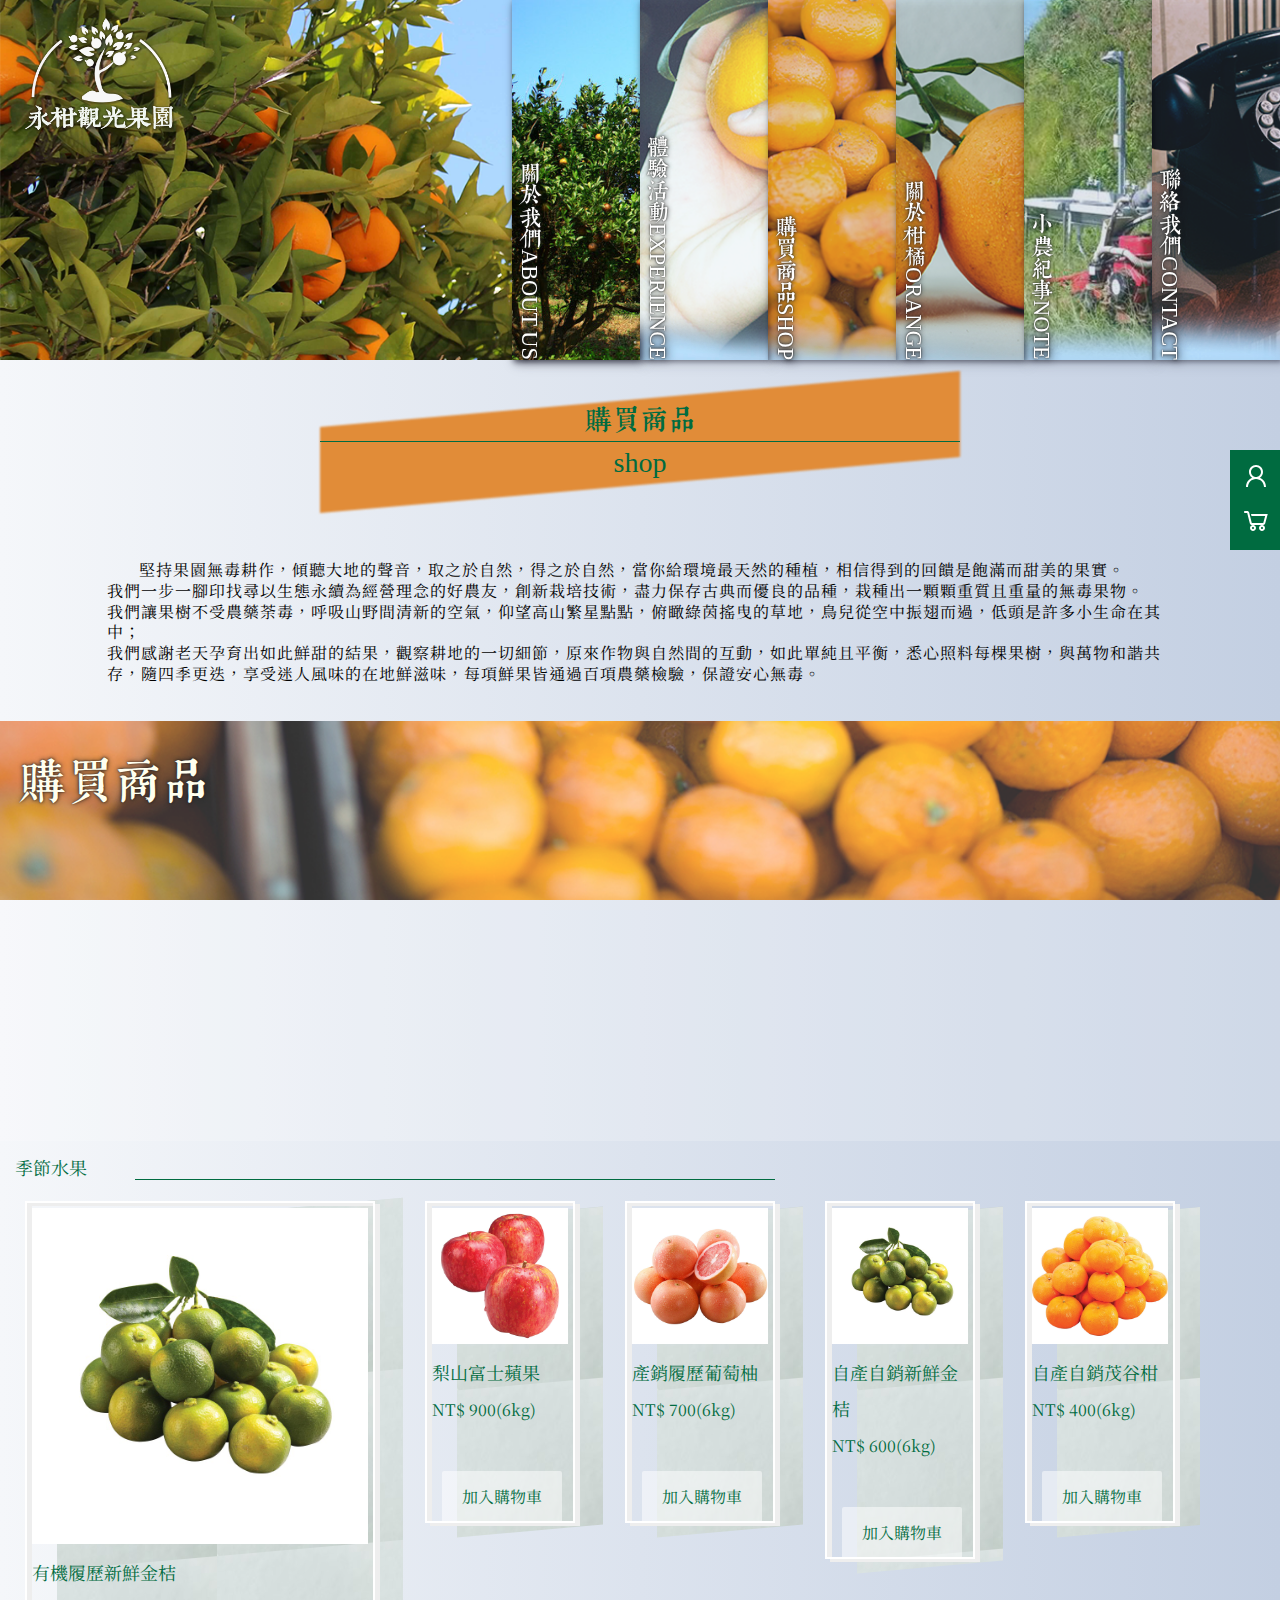
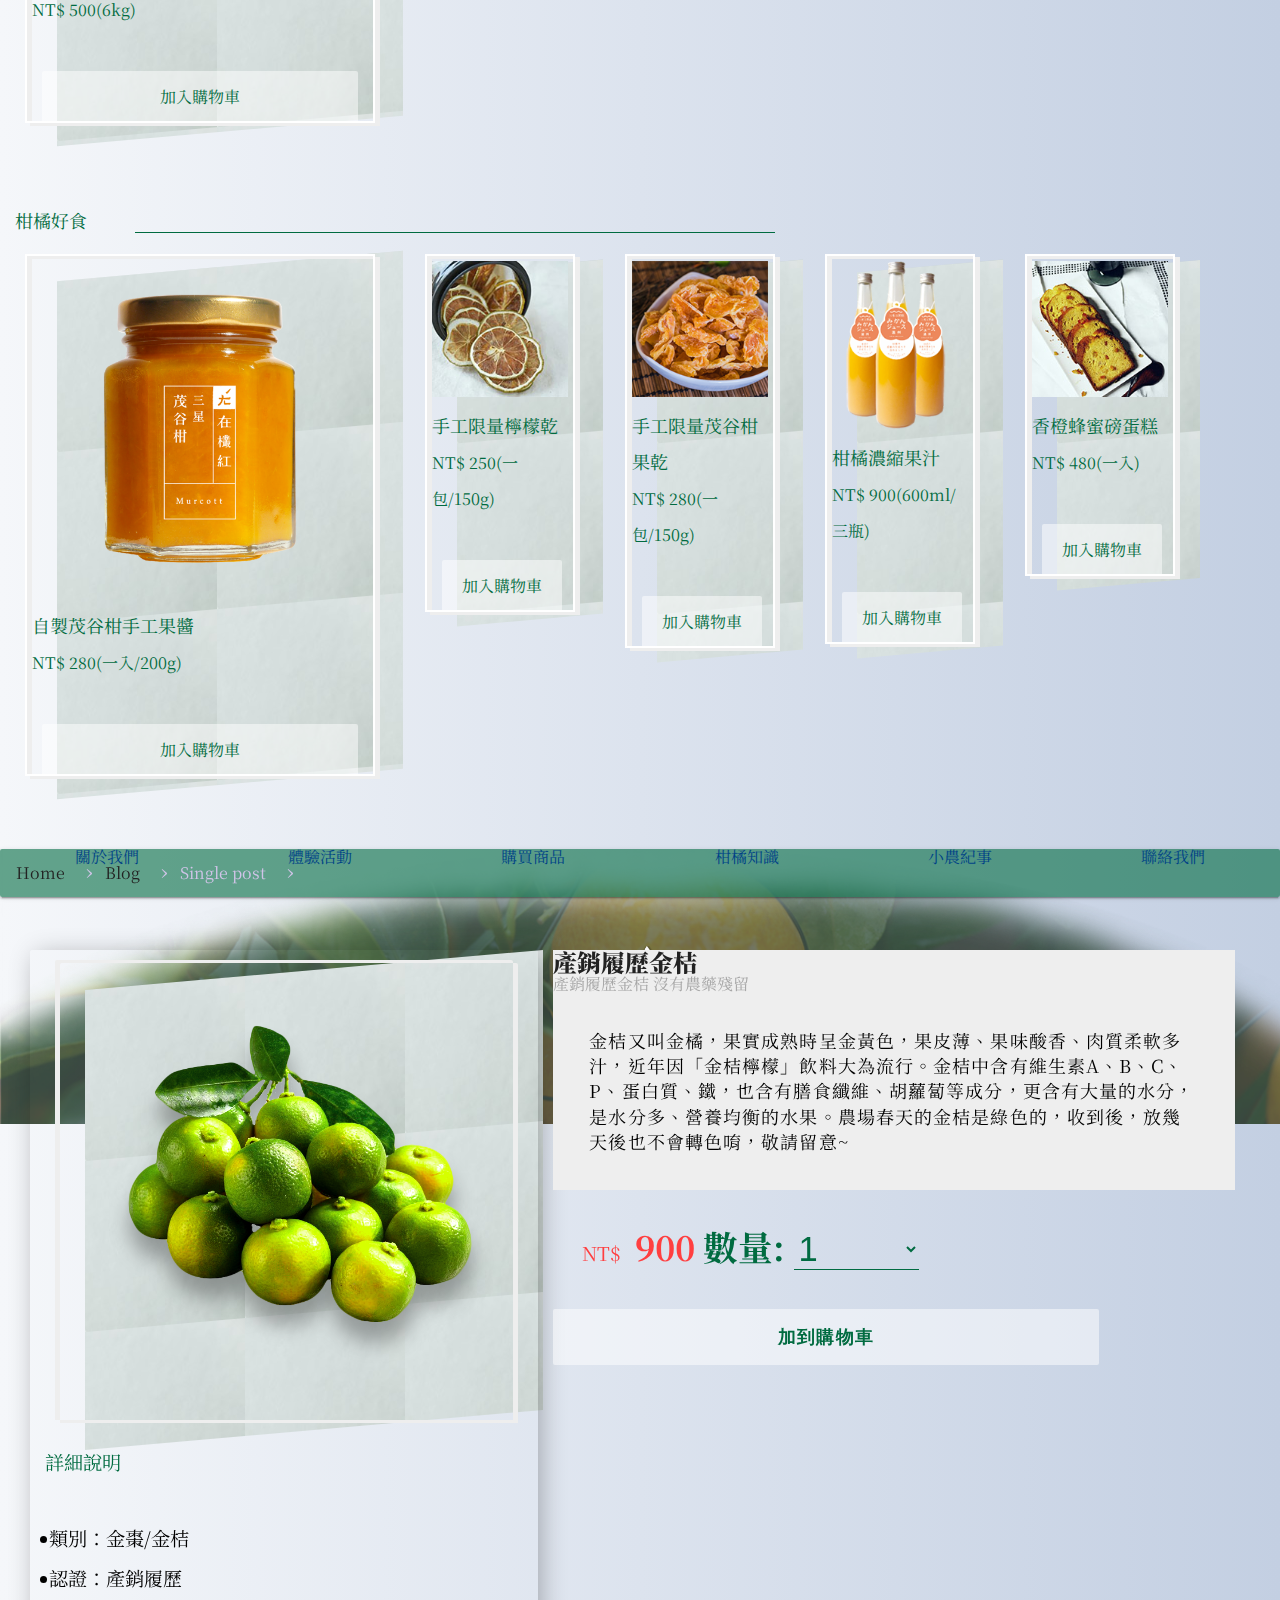
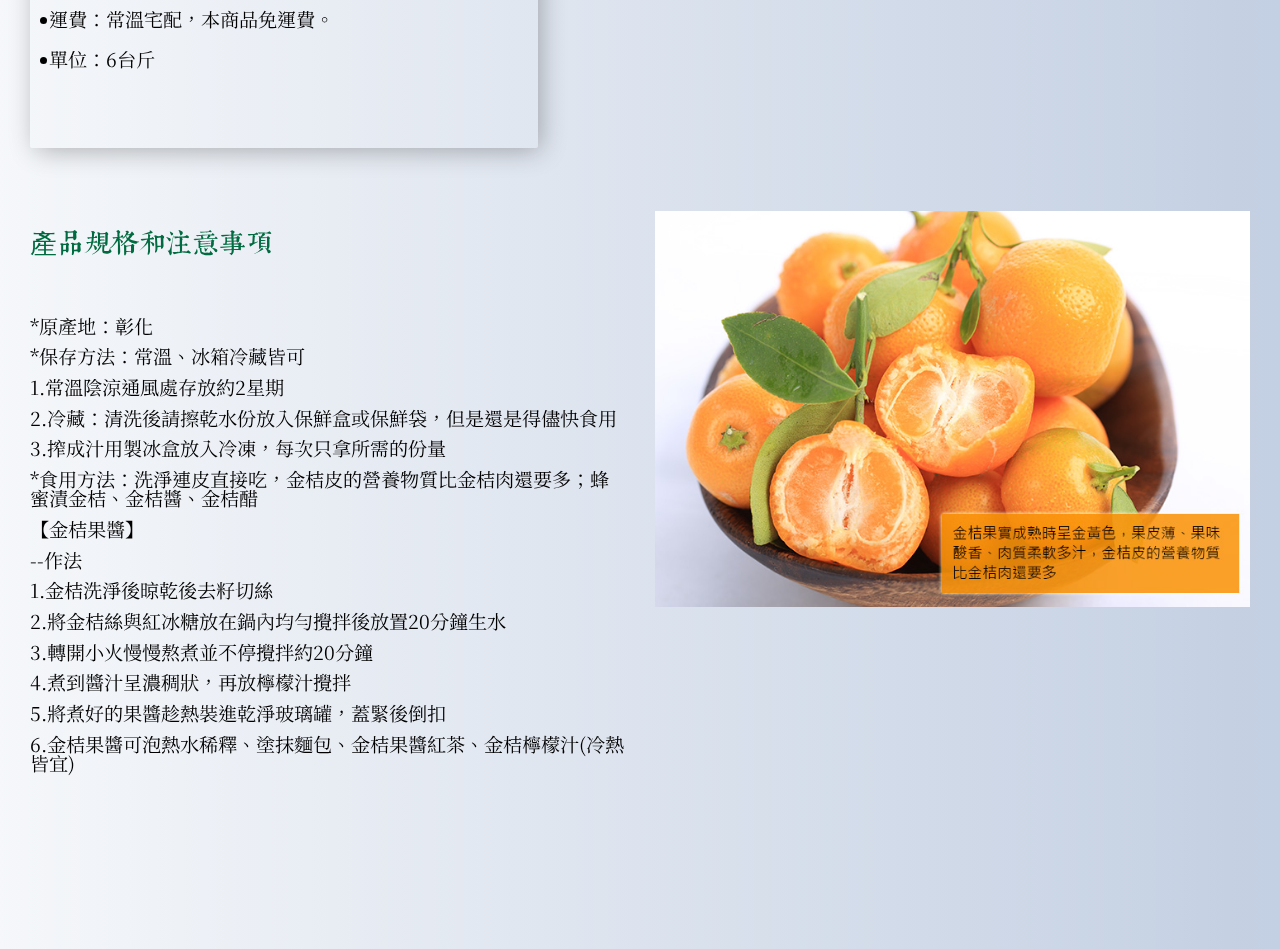
<file: shop2.html>
<!DOCTYPE html>
<html lang="en">
<head>
    <meta charset="UTF-8">
    <meta name="viewport" content="width=device-width, initial-scale=1.0">
    <meta http-equiv="X-UA-Compatible" content="ie=edge">
    <link rel="stylesheet" href="style.css">
    <title>購買商品shop</title>
    <style>
    #shop_card{
        position: absolute;
        z-index: 1000;
    }
    </style>
</head>
<body>
        <div class="fixmenu">
                <div class="icons">
                  <a href="#">
                    <svg xmlns="http://www.w3.org/2000/svg" x="0px" y="0px"
              width="32" height="32"
              viewBox="0 0 192 192"
              style=" fill:#000000;"><g fill="none" fill-rule="nonzero" stroke="none" stroke-width="1" stroke-linecap="butt" stroke-linejoin="miter" stroke-miterlimit="10" stroke-dasharray="" stroke-dashoffset="0" font-family="none" font-weight="none" font-size="none" text-anchor="none" style="mix-blend-mode: normal"><path d="M0,192v-192h192v192z" fill="none"></path><g fill="#ffffff"><g id="surface1"><path d="M96,30c-23.13281,0 -42,18.86719 -42,42c0,14.46094 7.38281,27.30469 18.5625,34.875c-21.39844,9.1875 -36.5625,30.42188 -36.5625,55.125h12c0,-26.57812 21.42188,-48 48,-48c26.57813,0 48,21.42188 48,48h12c0,-24.70312 -15.16406,-45.9375 -36.5625,-55.125c11.17969,-7.57031 18.5625,-20.41406 18.5625,-34.875c0,-23.13281 -18.86719,-42 -42,-42zM96,42c16.64063,0 30,13.35938 30,30c0,16.64063 -13.35937,30 -30,30c-16.64062,0 -30,-13.35937 -30,-30c0,-16.64062 13.35938,-30 30,-30z"></path></g></g></g></svg>
                  </a>
                </div>
          <div class="icons">
            <a href="#">
              <svg xmlns="http://www.w3.org/2000/svg" x="0px" y="0px"
              width="32" height="32"
              viewBox="0 0 192 192"
              style=" fill:#000000;"><g fill="none" fill-rule="nonzero" stroke="none" stroke-width="1" stroke-linecap="butt" stroke-linejoin="miter" stroke-miterlimit="10" stroke-dasharray="" stroke-dashoffset="0" font-family="none" font-weight="none" font-size="none" text-anchor="none" style="mix-blend-mode: normal"><path d="M0,192v-192h192v192z" fill="none"></path><g fill="#ffffff"><g id="surface1"><path d="M30,42c-3.30469,0 -6,2.69531 -6,6c0,3.30469 2.69531,6 6,6h13.3125l15.75,63c1.33594,5.34375 6.11719,9 11.625,9h68.8125c5.41406,0 10.00781,-3.58594 11.4375,-8.8125l15.5625,-57.1875h-100.5l3,12h81.9375l-11.4375,42h-68.8125l-15.75,-63c-1.33594,-5.34375 -6.11719,-9 -11.625,-9zM132,126c-9.86719,0 -18,8.13281 -18,18c0,9.86719 8.13281,18 18,18c9.86719,0 18,-8.13281 18,-18c0,-9.86719 -8.13281,-18 -18,-18zM78,126c-9.86719,0 -18,8.13281 -18,18c0,9.86719 8.13281,18 18,18c9.86719,0 18,-8.13281 18,-18c0,-9.86719 -8.13281,-18 -18,-18zM78,138c3.375,0 6,2.625 6,6c0,3.375 -2.625,6 -6,6c-3.375,0 -6,-2.625 -6,-6c0,-3.375 2.625,-6 6,-6zM132,138c3.375,0 6,2.625 6,6c0,3.375 -2.625,6 -6,6c-3.375,0 -6,-2.625 -6,-6c0,-3.375 2.625,-6 6,-6z"></path></g></g></g></svg>
            </a>
          </div>
            </div>
                <header class="page_header">
                        <nav>
                            <h1 class="title"><a href="index.html" class="logo
                                "><img src="img/logo.png" alt="logo"></a></h1>
                            <input type="checkbox" name="menu_control" id="menu_control">
                            <label for="menu_control" class="burger">
                                    <span></span>
                                </label>
                                <ul><li class="menu_list "><a href="about_us.html">關於我們ABOUT US</a></li>
                                    <li class="menu_list "><a href="experience.html">體驗活動experience</a></li>
                                    <li class="menu_list"><a href="shop.html">購買商品shop</a></li>
                                    <li class="menu_list"><a href="orange.html">關於柑橘orange</a></li>
                                    <li class="menu_list"><a href="note.html">小農紀事note</a></li>
                                    <li class="menu_list"><a href="contact_us.html">聯絡我們contact</a></li>
                                  </ul>
                        </nav>
                </header>
     <!-- ============================ -->
     
     <section class="about">
        <div class="container">
            <div class="topic"><h2>購買商品<br>shop</h2></div>
            <div class="item productpic">
                <div class="clearfix"></div>
            </div>
            <article class="aboutustxt col-10 col-xl-10">
             <p>
                堅持果園無毒耕作，傾聽大地的聲音，取之於自然，得之於自然，當你給環境最天然的種植，相信得到的回饋是飽滿而甜美的果實。<br>我們一步一腳印找尋以生態永續為經營理念的好農友，創新栽培技術，盡力保存古典而優良的品種，栽種出一顆顆重質且重量的無毒果物。 <br>我們讓果樹不受農藥荼毒，呼吸山野間清新的空氣，仰望高山繁星點點，俯瞰綠茵搖曳的草地，鳥兒從空中振翅而過，低頭是許多小生命在其中；<br>我們感謝老天孕育出如此鮮甜的結果，觀察耕地的一切細節，原來作物與自然間的互動，如此單純且平衡，悉心照料每棵果樹，與萬物和諧共存，隨四季更迭，享受迷人風味的在地鮮滋味，每項鮮果皆通過百項農藥檢驗，保證安心無毒。</p>
            </article>
        </section>
        <!-- ==================== -->
        <section class="bshop">
                <div class="container">
                <div class="cover"><img src="img/event_banner_cover.png" alt="banner_cover">
                    <h2 class="banner_title">購買商品</h2></div></div>
             </section>
        <!-- ============================ -->
        <section class="about">    
            <div class="productcard">
                <h4>季節水果</h4>
                <div class="col-12 col-lg-6 col-xl-4">
                <div class="item shop_card fruit">
                    <img src="img/Kumquat.jpeg" alt="Kumquat"><h5>有機履歷新鮮金桔</h5><span>NT$ 500(6kg)</span>
                    <div class="item button"><a class="btn"  href="shopcard.html">加入購物車</a></div>
                </div></div>  
                <div class="col-6 col-lg-6 col-xl-2">
                <div class="item shop_card fruit"><img src="img/APPLE.jpeg" alt="APPLE"><h5>梨山富士蘋果</h5><span>NT$ 900(6kg)</span>
                    <div class="item button"><a class="btn"  href="#">加入購物車</a></div></div></div>
                
                    <div class="col-6 col-lg-4 col-xl-2">
                    <div class="item shop_card fruit"><img src="img/GRAPEFRUIT.jpeg" alt="GRAPEFRUIT"><h5>產銷履歷葡萄柚</h5><span>NT$ 700(6kg)</span>
                    <div class="item button"><a class="btn" href="#">加入購物車</a></div></div></div>
                    
                <div class="col-6 col-lg-4 col-xl-2">
                    <div class="item shop_card fruit"><img src="img/Kumquat.jpeg" alt="Kumquat"><h5>自產自銷新鮮金桔</h5><span>NT$ 600(6kg)</span>
                    <div class="item button"><a class="btn" href="#">加入購物車</a></div></div></div>
                <div class="col-6 col-lg-4 col-xl-2">
                    <div class="item shop_card fruit"><img src="img/ORANGE.jpeg" alt="ORANGE"><h5>自產自銷茂谷柑</h5><span>NT$ 400(6kg)</span>
                    <div class="item button"><a class="btn" href="#">加入購物車</a></div></div></div>
                <div class="clearfix"></div>
                <h4>柑橘好食</h4>
                <div class="col-12 col-lg-6 col-xl-4">
                <div class="item shop_card fruit"><img src="img/product_jam_orange.png" alt="product_jam_orange"><h5>自製茂谷柑手工果醬</h5><span>NT$ 280(一入/200g)</span>
                    <div class="item button"><a class="btn" href="#">加入購物車</a></div></div></div>
                <div class="col-6 col-lg-6 col-xl-2">
                    <div class="item shop_card fruit"><img src="img/drylemon.jpg" alt="drylemon"><h5>手工限量檸檬乾</h5><span>NT$ 250(一包/150g)</span>
                    <div class="item button"><a class="btn" href="#">加入購物車</a></div></div></div>
                <div class="col-6 col-lg-4 col-xl-2">
                    <div class="item shop_card fruit"><img src="img/dryorange.png" alt="dryorange"><h5>手工限量茂谷柑果乾</h5><span>NT$ 280(一包/150g)</span>
                    <div class="item button"><a class="btn" href="#">加入購物車</a></div></div></div>
                <div class="col-6 col-lg-4 col-xl-2">
                    <div class="item shop_card fruit"><img src="img/orange_juice.png" alt="orange_juice"><h5>柑橘濃縮果汁</h5><span>NT$ 900(600ml/三瓶)</span>
                    <div class="item button"><a class="btn" href="#">加入購物車</a></div></div></div>
                <div class="col-6 col-lg-4 col-xl-2">
                    <div class="item shop_card fruit"><img src="img/orange_cake.jpg" alt="orange_cake"><h5>香橙蜂蜜磅蛋糕</h5><span>NT$ 480(一入)</span>
                    <div class="item button"><a class="btn" href="#">加入購物車</a></div></div></div>
                <div class="clearfix"></div>
            </div> 
          </div>
        </div>
     </section><div class="clearfix"></div>
     <!-- ==================== -->
     <section id="shop_card">
            <section class="page">
                    <div class="page_section">
                           <ul class="breadcrumbs breadcrumbs_type5">
                             <li class="breadcrumbs_item"><a href="#" class="breadcrumbs_element">Home</a></li>
                             <li class="breadcrumbs_item"><a href="#" class="breadcrumbs_element">Blog</a></li>
                             <li class="breadcrumbs_item breadcrumbs_item_active"><span class="breadcrumbs_element">Single post</span></li>
                           </ul>
                         </div> 
               </section>  
                <!-- ===================================== -->
               <section class="product col-12 ">  
                   <div class="product_info col-12"><div class="item">
                           <div class="product_photo col-12">
                                   <div class="photo_container col-12 col-md-6
                                   col-xl-5">
                                       <div class="photo_main shop_card">
                                           <img src="img/Kumquat.png" alt="kumquat">
                                       </div><div class="description">
                               <span>詳細說明</span>
                                   <ul>
                                       <li>類別：金棗/金桔</li>
                                       <li>認證：產銷履歷</li>
                                       <li>運費：常溫宅配，本商品免運費。</li>
                                       <li>單位：6台斤</li>
                                   </ul>
                                   </div>
                                       
                                   </div>
                      <div class="item col-12 col-md-6 col-xl-7">
                           <div class="product_title">
                               <h1>產銷履歷金桔</h1>
                               <span>產銷履歷金桔   沒有農藥殘留  </span><p>
                                       金桔又叫金橘，果實成熟時呈金黃色，果皮薄、果味酸香、肉質柔軟多汁，近年因「金桔檸檬」飲料大為流行。金桔中含有維生素A、B、C、P、蛋白質、鐵，也含有膳食纖維、胡蘿蔔等成分，更含有大量的水分，是水分多、營養均衡的水果。農場春天的金桔是綠色的，收到後，放幾天後也不會轉色唷，敬請留意~
                               </p>
                           </div>
                           
                                             <div class="price">
                                           NT$ <span>900</span><span>數量:    <select name="amount" class="select"><option value="1">1</option>
                                               <option value="2">2</option>
                                               <option value="3">3</option>
                                               <option value="4">4</option>
                                               <option value="5">5</option></select>
                                           </span>
                                       </div>
                               <button class="buy_btn">加到購物車</button>
                           </div>
                      </div></div>
                   <div class="clearfix"></div>
                   <div class="product_photo col-12 col-md-6  col-xl-6">
                       <h3>產品規格和注意事項</h3>
                       <ul>
                           <li>*原產地：彰化</li>
                           <li>*保存方法：常溫、冰箱冷藏皆可</li>
                           <li>1.常溫陰涼通風處存放約2星期</li>
                           <li>2.冷藏：清洗後請擦乾水份放入保鮮盒或保鮮袋，但是還是得儘快食用</li>
                           <li>3.搾成汁用製冰盒放入冷凍，每次只拿所需的份量</li>
                           <li>*食用方法：洗淨連皮直接吃，金桔皮的營養物質比金桔肉還要多；蜂蜜漬金桔、金桔醬、金桔醋</li>
                           <li>【金桔果醬】</li>
                           <li>--作法</li>
                           <li>1.金桔洗淨後晾乾後去籽切絲</li>
                           <li>2.將金桔絲與紅冰糖放在鍋內均勻攪拌後放置20分鐘生水</li>
                           <li>3.轉開小火慢慢熬煮並不停攪拌約20分鐘</li>
                           <li>4.煮到醬汁呈濃稠狀，再放檸檬汁攪拌</li>
                           <li>5.將煮好的果醬趁熱裝進乾淨玻璃罐，蓋緊後倒扣</li>
                           <li>6.金桔果醬可泡熱水稀釋、塗抹麵包、金桔果醬紅茶、金桔檸檬汁(冷熱皆宜)</li>
                           <div class="cleaxfix"></div>
                       </ul></div>
                       <div class="col-12 col-md-6"><img src="img/GOLDEN-ORANGE-720-1.jpg" alt="金桔"></div>
              <div class="cleaxfix"></div>
               </section> <div class="clearfix"></div>
        </section>
     <footer class="foot">
            <div class="container">
                <div class="col-6 col-lg-2">
                   <a href="about_us.html" class="fmenu">關於我們</a>
                </div>
                <div class="col-6 col-lg-2">
                    <a href="experience.html" class="fmenu">體驗活動</a>
                </div>
                <div class="col-6 col-lg-2">
                    <a href="shop.html" class="fmenu">購買商品</a>
                </div>
                <div class="col-6 col-lg-2">
                    <a href="orange.html" class="fmenu">柑橘知識</a>
                </div>
                <div class="col-6 col-lg-2">
                    <a href="note.html" class="fmenu">小農紀事</a>
                </div>
                <div class="col-6 col-lg-2">
                    <a href="contact_us.html" class="fmenu">聯絡我們</a>
                </div>
               <div class="">
                    <a href="index.html" class="logo"><img src="img/logo.png" alt="logo"></a>
                
                <div class="col-12">
                    
                         © copyright by jovial
                    
                </div>
            </div>
         </footer>
<script src="https://ajax.googleapis.com/ajax/libs/jquery/3.6.0/jquery.min.js"></script>
<script src="js/fixnav.js"></script>
</body>
</html>
</file>
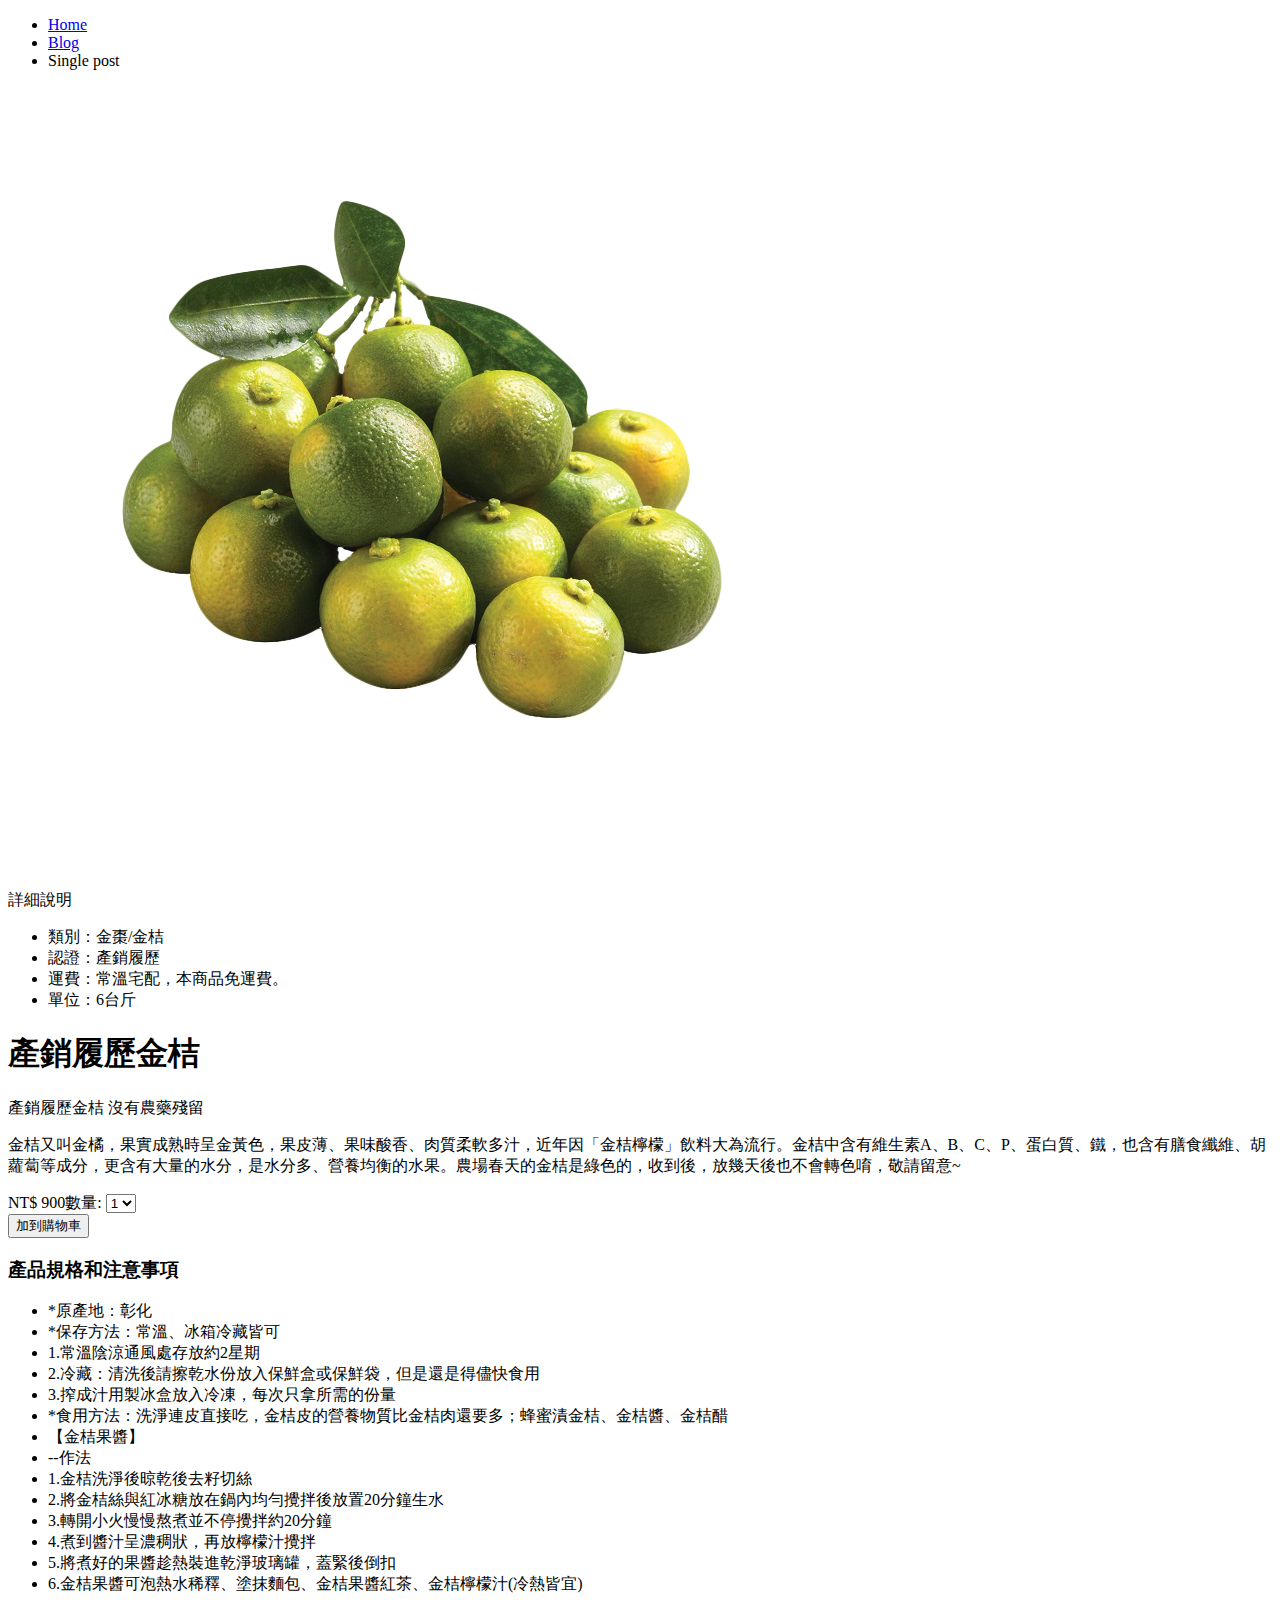
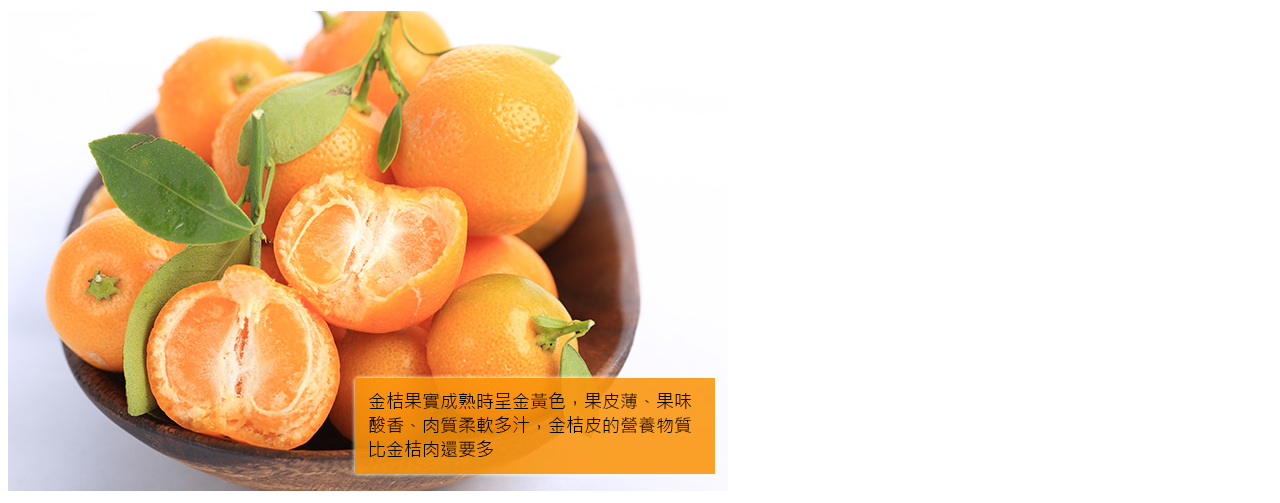
<file: shop_card2.html>
<!DOCTYPE html>
<html lang="en">
<head>
    <meta charset="UTF-8">
    <meta name="viewport" content="width=device-width, initial-scale=1.0">
    <meta http-equiv="X-UA-Compatible" content="ie=edge">
    <title>Document</title>
</head>
<body>
        <section id="shop_card">
            <section class="page">
                    <div class="page_section">
                           <ul class="breadcrumbs breadcrumbs_type5">
                             <li class="breadcrumbs_item"><a href="#" class="breadcrumbs_element">Home</a></li>
                             <li class="breadcrumbs_item"><a href="#" class="breadcrumbs_element">Blog</a></li>
                             <li class="breadcrumbs_item breadcrumbs_item_active"><span class="breadcrumbs_element">Single post</span></li>
                           </ul>
                         </div> 
               </section>  
                <!-- ===================================== -->
               <section class="product col-12 ">  
                   <div class="product_info col-12"><div class="item">
                           <div class="product_photo col-12">
                                   <div class="photo_container col-12 col-md-6
                                   col-xl-5">
                                       <div class="photo_main shop_card">
                                           <img src="img/Kumquat.png" alt="kumquat">
                                       </div><div class="description">
                               <span>詳細說明</span>
                                   <ul>
                                       <li>類別：金棗/金桔</li>
                                       <li>認證：產銷履歷</li>
                                       <li>運費：常溫宅配，本商品免運費。</li>
                                       <li>單位：6台斤</li>
                                   </ul>
                                   </div>
                                       
                                   </div>
                      <div class="item col-12 col-md-6 col-xl-7">
                           <div class="product_title">
                               <h1>產銷履歷金桔</h1>
                               <span>產銷履歷金桔   沒有農藥殘留  </span><p>
                                       金桔又叫金橘，果實成熟時呈金黃色，果皮薄、果味酸香、肉質柔軟多汁，近年因「金桔檸檬」飲料大為流行。金桔中含有維生素A、B、C、P、蛋白質、鐵，也含有膳食纖維、胡蘿蔔等成分，更含有大量的水分，是水分多、營養均衡的水果。農場春天的金桔是綠色的，收到後，放幾天後也不會轉色唷，敬請留意~
                               </p>
                           </div>
                           
                                             <div class="price">
                                           NT$ <span>900</span><span>數量:    <select name="amount" class="select"><option value="1">1</option>
                                               <option value="2">2</option>
                                               <option value="3">3</option>
                                               <option value="4">4</option>
                                               <option value="5">5</option></select>
                                           </span>
                                       </div>
                               <button class="buy_btn">加到購物車</button>
                           </div>
                      </div></div>
                   <div class="clearfix"></div>
                   <div class="product_photo col-12 col-md-6  col-xl-6">
                       <h3>產品規格和注意事項</h3>
                       <ul>
                           <li>*原產地：彰化</li>
                           <li>*保存方法：常溫、冰箱冷藏皆可</li>
                           <li>1.常溫陰涼通風處存放約2星期</li>
                           <li>2.冷藏：清洗後請擦乾水份放入保鮮盒或保鮮袋，但是還是得儘快食用</li>
                           <li>3.搾成汁用製冰盒放入冷凍，每次只拿所需的份量</li>
                           <li>*食用方法：洗淨連皮直接吃，金桔皮的營養物質比金桔肉還要多；蜂蜜漬金桔、金桔醬、金桔醋</li>
                           <li>【金桔果醬】</li>
                           <li>--作法</li>
                           <li>1.金桔洗淨後晾乾後去籽切絲</li>
                           <li>2.將金桔絲與紅冰糖放在鍋內均勻攪拌後放置20分鐘生水</li>
                           <li>3.轉開小火慢慢熬煮並不停攪拌約20分鐘</li>
                           <li>4.煮到醬汁呈濃稠狀，再放檸檬汁攪拌</li>
                           <li>5.將煮好的果醬趁熱裝進乾淨玻璃罐，蓋緊後倒扣</li>
                           <li>6.金桔果醬可泡熱水稀釋、塗抹麵包、金桔果醬紅茶、金桔檸檬汁(冷熱皆宜)</li>
                           <div class="cleaxfix"></div>
                       </ul></div>
                       <div class="col-12 col-md-6"><img src="img/GOLDEN-ORANGE-720-1.jpg" alt="金桔"></div>
              <div class="cleaxfix"></div>
               </section> <div class="clearfix"></div>
        </section>
</body>
</html>
</file>
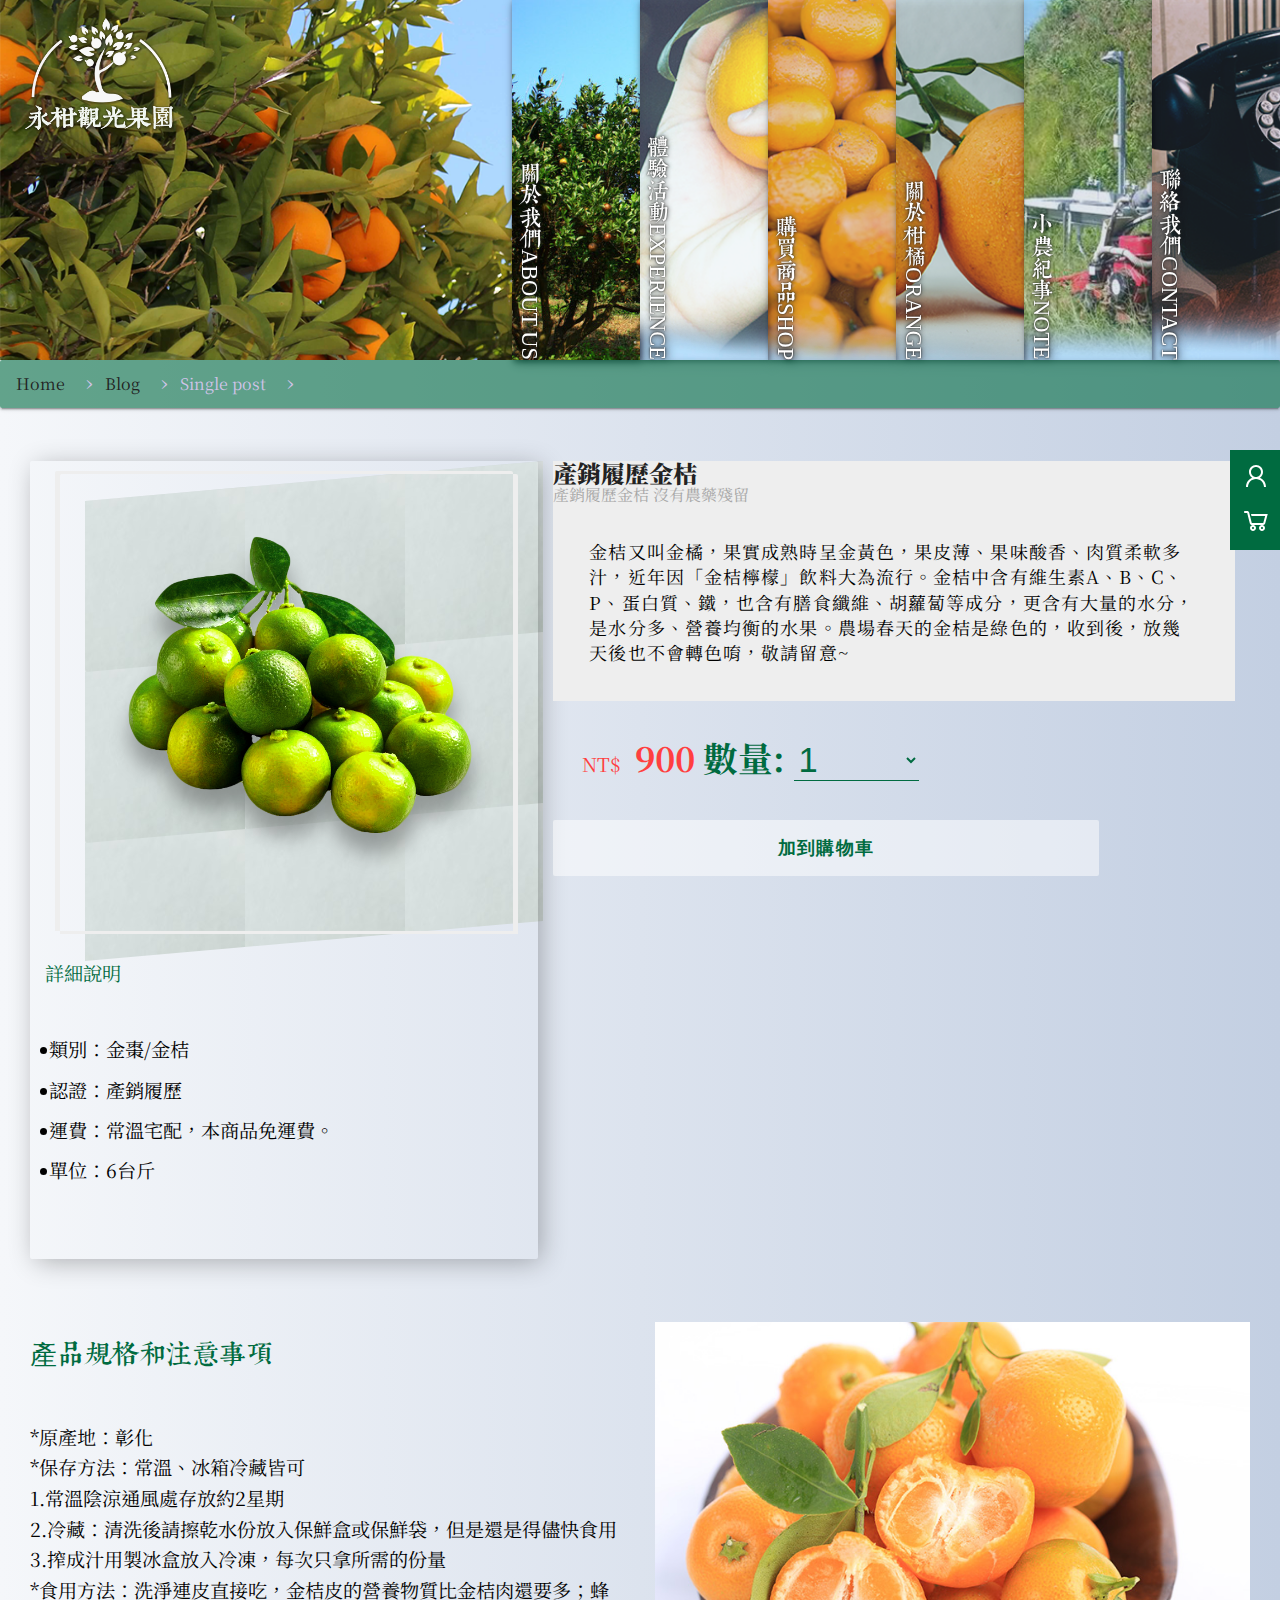
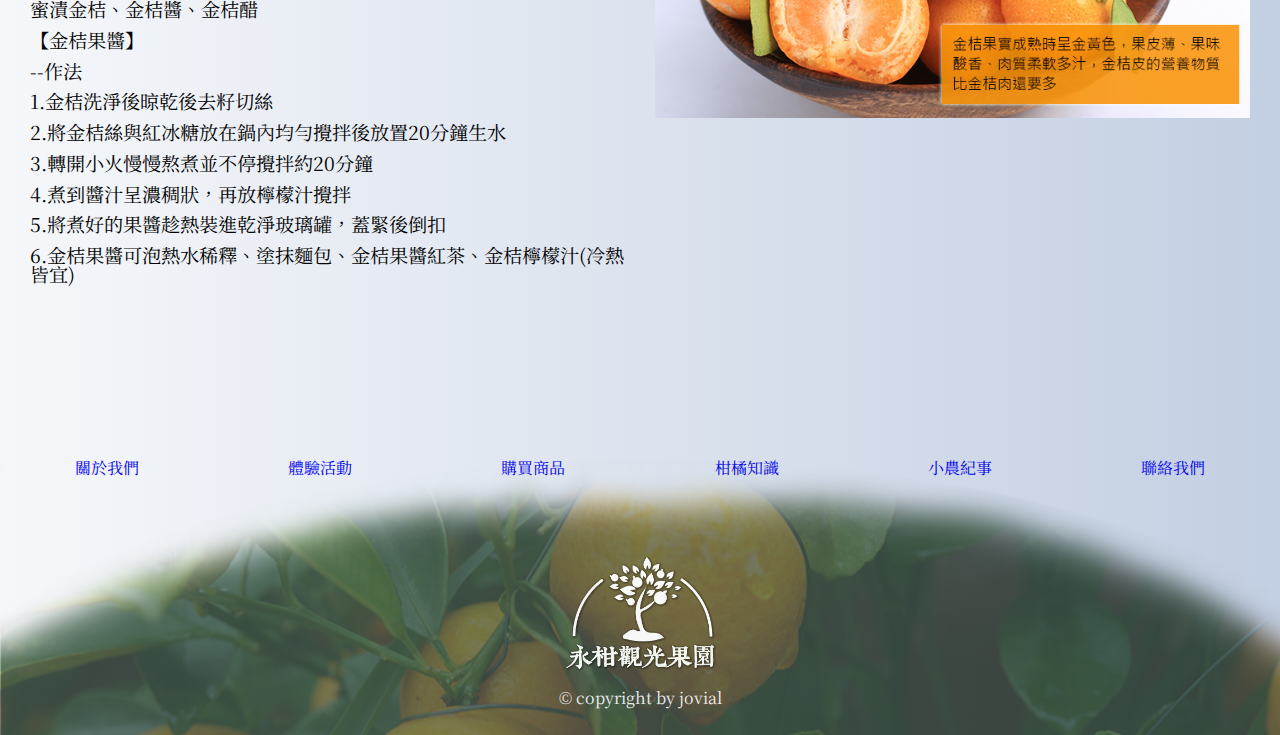
<file: shopcard.html>
<!DOCTYPE html>
<html lang="en">
<head>
    <meta charset="UTF-8">
    <meta name="viewport" content="width=device-width, initial-scale=1.0">
    <meta http-equiv="X-UA-Compatible" content="ie=edge">
    <link rel="stylesheet" href="style.css">
    <title>Document</title>
</head>
<body>
        <div class="fixmenu">
                <div class="icons">
                  <a href="#">
                    <svg xmlns="http://www.w3.org/2000/svg" x="0px" y="0px"
              width="32" height="32"
              viewBox="0 0 192 192"
              style=" fill:#000000;"><g fill="none" fill-rule="nonzero" stroke="none" stroke-width="1" stroke-linecap="butt" stroke-linejoin="miter" stroke-miterlimit="10" stroke-dasharray="" stroke-dashoffset="0" font-family="none" font-weight="none" font-size="none" text-anchor="none" style="mix-blend-mode: normal"><path d="M0,192v-192h192v192z" fill="none"></path><g fill="#ffffff"><g id="surface1"><path d="M96,30c-23.13281,0 -42,18.86719 -42,42c0,14.46094 7.38281,27.30469 18.5625,34.875c-21.39844,9.1875 -36.5625,30.42188 -36.5625,55.125h12c0,-26.57812 21.42188,-48 48,-48c26.57813,0 48,21.42188 48,48h12c0,-24.70312 -15.16406,-45.9375 -36.5625,-55.125c11.17969,-7.57031 18.5625,-20.41406 18.5625,-34.875c0,-23.13281 -18.86719,-42 -42,-42zM96,42c16.64063,0 30,13.35938 30,30c0,16.64063 -13.35937,30 -30,30c-16.64062,0 -30,-13.35937 -30,-30c0,-16.64062 13.35938,-30 30,-30z"></path></g></g></g></svg>
                  </a>
                </div>
          <div class="icons">
            <a href="#">
              <svg xmlns="http://www.w3.org/2000/svg" x="0px" y="0px"
              width="32" height="32"
              viewBox="0 0 192 192"
              style=" fill:#000000;"><g fill="none" fill-rule="nonzero" stroke="none" stroke-width="1" stroke-linecap="butt" stroke-linejoin="miter" stroke-miterlimit="10" stroke-dasharray="" stroke-dashoffset="0" font-family="none" font-weight="none" font-size="none" text-anchor="none" style="mix-blend-mode: normal"><path d="M0,192v-192h192v192z" fill="none"></path><g fill="#ffffff"><g id="surface1"><path d="M30,42c-3.30469,0 -6,2.69531 -6,6c0,3.30469 2.69531,6 6,6h13.3125l15.75,63c1.33594,5.34375 6.11719,9 11.625,9h68.8125c5.41406,0 10.00781,-3.58594 11.4375,-8.8125l15.5625,-57.1875h-100.5l3,12h81.9375l-11.4375,42h-68.8125l-15.75,-63c-1.33594,-5.34375 -6.11719,-9 -11.625,-9zM132,126c-9.86719,0 -18,8.13281 -18,18c0,9.86719 8.13281,18 18,18c9.86719,0 18,-8.13281 18,-18c0,-9.86719 -8.13281,-18 -18,-18zM78,126c-9.86719,0 -18,8.13281 -18,18c0,9.86719 8.13281,18 18,18c9.86719,0 18,-8.13281 18,-18c0,-9.86719 -8.13281,-18 -18,-18zM78,138c3.375,0 6,2.625 6,6c0,3.375 -2.625,6 -6,6c-3.375,0 -6,-2.625 -6,-6c0,-3.375 2.625,-6 6,-6zM132,138c3.375,0 6,2.625 6,6c0,3.375 -2.625,6 -6,6c-3.375,0 -6,-2.625 -6,-6c0,-3.375 2.625,-6 6,-6z"></path></g></g></g></svg>
            </a>
          </div>
            </div>
            <header class="page_header">
                <nav>
                    <h1 class="title"><a href="#" class="logo
                        "><img src="img/logo.png" alt="logo"></a></h1>
                    <input type="checkbox" name="menu_control" id="menu_control">
                    <label for="menu_control" class="burger">
                            <span></span>
                        </label>
                        <ul><li class="menu_list"><a href="about_us.html">關於我們ABOUT US</a></li>
                            <li class="menu_list"><a href="experience.html">體驗活動experience</a></li>
                            <li class="menu_list"><a href="shop.html">購買商品shop</a></li>
                            <li class="menu_list"><a href="orange.html">關於柑橘orange</a></li>
                            <li class="menu_list"><a href="note.html">小農紀事note</a></li>
                            <li class="menu_list"><a href="contact_us.html">聯絡我們contact</a></li>
                          </ul>
                </nav>
        </header>

     <!-- ============================ -->
        <section class="page">
            <div class="page_section">
                    <ul class="breadcrumbs breadcrumbs_type5">
                    <li class="breadcrumbs_item"><a href="#" class="breadcrumbs_element">Home</a></li>
                    <li class="breadcrumbs_item"><a href="#" class="breadcrumbs_element">Blog</a></li>
                    <li class="breadcrumbs_item breadcrumbs_item_active"><span class="breadcrumbs_element">Single post</span></li>
                    </ul>
                </div> 
        </section>  
        <!-- ===================================== -->
        <section class="product col-12 ">  
            <div class="product_info col-12"><div class="item">
                    <div class="product_photo col-12">
                            <div class="photo_container col-12 col-md-6
                            col-xl-5">
                                <div class="photo_main shop_card">
                                    <img src="img/Kumquat.png" alt="kumquat">
                                </div><div class="description">
                        <span>詳細說明</span>
                            <ul>
                                <li>類別：金棗/金桔</li>
                                <li>認證：產銷履歷</li>
                                <li>運費：常溫宅配，本商品免運費。</li>
                                <li>單位：6台斤</li>
                            </ul>
                            </div>
                                
                            </div>
            <div class="item col-12 col-md-6 col-xl-7">
                    <div class="product_title">
                        <h1>產銷履歷金桔</h1>
                        <span>產銷履歷金桔   沒有農藥殘留  </span><p>
                                金桔又叫金橘，果實成熟時呈金黃色，果皮薄、果味酸香、肉質柔軟多汁，近年因「金桔檸檬」飲料大為流行。金桔中含有維生素A、B、C、P、蛋白質、鐵，也含有膳食纖維、胡蘿蔔等成分，更含有大量的水分，是水分多、營養均衡的水果。農場春天的金桔是綠色的，收到後，放幾天後也不會轉色唷，敬請留意~
                        </p>
                    </div>
                    
                                    <div class="price">
                                    NT$ <span>900</span><span>數量:    <select name="amount" class="select"><option value="1">1</option>
                                        <option value="2">2</option>
                                        <option value="3">3</option>
                                        <option value="4">4</option>
                                        <option value="5">5</option></select>
                                    </span>
                                </div>
                        <button class="buy_btn">加到購物車</button>
                    </div>
            </div></div>
            <div class="clearfix"></div>
            <div class="product_photo col-12 col-md-6  col-xl-6">
                <h3>產品規格和注意事項</h3>
                <ul>
                    <li>*原產地：彰化</li>
                    <li>*保存方法：常溫、冰箱冷藏皆可</li>
                    <li>1.常溫陰涼通風處存放約2星期</li>
                    <li>2.冷藏：清洗後請擦乾水份放入保鮮盒或保鮮袋，但是還是得儘快食用</li>
                    <li>3.搾成汁用製冰盒放入冷凍，每次只拿所需的份量</li>
                    <li>*食用方法：洗淨連皮直接吃，金桔皮的營養物質比金桔肉還要多；蜂蜜漬金桔、金桔醬、金桔醋</li>
                    <li>【金桔果醬】</li>
                    <li>--作法</li>
                    <li>1.金桔洗淨後晾乾後去籽切絲</li>
                    <li>2.將金桔絲與紅冰糖放在鍋內均勻攪拌後放置20分鐘生水</li>
                    <li>3.轉開小火慢慢熬煮並不停攪拌約20分鐘</li>
                    <li>4.煮到醬汁呈濃稠狀，再放檸檬汁攪拌</li>
                    <li>5.將煮好的果醬趁熱裝進乾淨玻璃罐，蓋緊後倒扣</li>
                    <li>6.金桔果醬可泡熱水稀釋、塗抹麵包、金桔果醬紅茶、金桔檸檬汁(冷熱皆宜)</li>
                    <div class="cleaxfix"></div>
                </ul></div>
                <div class="col-12 col-md-6"><img src="img/GOLDEN-ORANGE-720-1.jpg" alt="金桔"></div>
    <div class="cleaxfix"></div>
        </section> <div class="clearfix"></div>
      <!-- ==================== -->
      <footer class="foot">
            <div class="container">
                <div class="col-6 col-lg-2">
                   <a href="about_us.html" class="fmenu">關於我們</a>
                </div>
                <div class="col-6 col-lg-2">
                    <a href="experience.html" class="fmenu">體驗活動</a>
                </div>
                <div class="col-6 col-lg-2">
                    <a href="shop.html" class="fmenu">購買商品</a>
                </div>
                <div class="col-6 col-lg-2">
                    <a href="orange.html" class="fmenu">柑橘知識</a>
                </div>
                <div class="col-6 col-lg-2">
                    <a href="note.html" class="fmenu">小農紀事</a>
                </div>
                <div class="col-6 col-lg-2">
                    <a href="contact_us.html" class="fmenu">聯絡我們</a>
                </div>
               <div class="">
                    <a href="index.html" class="logo"><img src="img/logo.png" alt="logo"></a>
                
                <div class="col-12">
                    
                         © copyright by jovial
                    
                </div>
            </div>
         </footer>
<script src="https://ajax.googleapis.com/ajax/libs/jquery/3.6.0/jquery.min.js"></script>
<script src="js/fixnav.js"></script>
</body>
</html>
</file>
<file: style.css>
@charset "UTF-8";
@import url("https://fonts.googleapis.com/css?family=Noto+Serif+TC&display=swap");
@import url("https://fonts.googleapis.com/css2?family=Noto+Sans+TC&display=swap");
html,
body,
div,
span,
applet,
object,
iframe,
h1,
h2,
h3,
h4,
h5,
h6,
p,
blockquote,
pre,
a,
abbr,
acronym,
address,
big,
cite,
code,
del,
dfn,
em,
img,
ins,
kbd,
q,
s,
samp,
small,
strike,
strong,
sub,
sup,
tt,
var,
b,
u,
i,
center,
dl,
dt,
dd,
ol,
ul,
li,
fieldset,
form,
label,
legend,
table,
caption,
tbody,
tfoot,
thead,
tr,
th,
td,
article,
aside,
canvas,
details,
embed,
figure,
figcaption,
footer,
header,
hgroup,
menu,
nav,
output,
ruby,
section,
summary,
time,
mark,
audio,
video {
  margin: 0;
  padding: 0;
  border: 0;
  font-size: 100%;
  font: inherit;
  vertical-align: baseline;
}

/* HTML5 display-role reset for older browsers */
article,
aside,
details,
figcaption,
figure,
footer,
header,
hgroup,
menu,
nav,
section {
  display: block;
}

body {
  line-height: 1;
}

ol,
ul {
  list-style: none;
}

blockquote,
q {
  quotes: none;
}

blockquote:before,
blockquote:after,
q:before,
q:after {
  content: '';
  content: none;
}

table {
  border-collapse: collapse;
  border-spacing: 0;
}

@font-face {
  font-family: 'kangxi';
  src: url("files/WenYue-GuDianMingChaoTi-NC-W5.otf") format("opentype");
  unicode-range: U+6C38, U+67D1, U+89C0, U+5149, U+679C, U+5712, U+9AD4, U+9A57, U+6D3B, U+52D5, U+806F, U+7D61, U+6211, U+5011, U+8CFC, U+8CB7, U+8FB2, U+7522, U+5C0F, U+8FB2, U+7D00, U+4E8B, U+95DC, U+65BC, U+6A58, U+5546, U+54C1, U+82B1, U+7D6E, U+65E5, U+4E00, U+4E8C, U+4E09, U+56DB, U+4E94, U+516D, U+63A1, U+6458, U+5834, U+6545, U+88FD, U+4F5C, U+9999, U+6A59, U+86CB, U+7CD5, U+5B50, U+624B, U+5DE5, U+91AC, U+7522, U+898f, U+683C, U+548C, U+6CE8, U+610F, U+9805;
}

body {
  font-size: 16px;
  background-image: -webkit-gradient(linear, left top, right top, from(#f5f7fa), to(#c3cfe2));
  background-image: linear-gradient(to right, #f5f7fa 0%, #c3cfe2 100%);
  font-family: 'Noto Sans TC', sans-serif;
}

picture {
  width: 300px;
}

picture img {
  width: 100%;
}

img {
  width: 100%;
}

a {
  text-decoration: none;
}

h4 {
  font-size: 18px;
  color: #006b40;
  padding: 15px;
  text-align: center;
}

:root {
  --width: 14.285714285714%;
}

h2,
h3 {
  padding: 20px 0;
  color: #006b40;
  font-family: 'kangxi';
  background-size: cover;
  background-repeat: no-repeat;
  z-index: 2;
  padding: 10 0px;
}

h2 {
  font-size: 24px;
}

h3 {
  font-size: 20px;
}

p {
  letter-spacing: 1px;
}

div[class*='col-'] {
  float: left;
  -webkit-box-sizing: border-box;
          box-sizing: border-box;
  padding-left: 15px;
  padding-right: 15px;
  margin-bottom: 7vmin;
}

.col-1 {
  width: 8.333333%;
}

.col-2 {
  width: 16.666666%;
}

.col-3 {
  width: 25%;
}

.col-4 {
  width: 33.333333%;
}

.col-5 {
  width: 41.666666%;
}

.col-6 {
  width: 50%;
}

.col-7 {
  width: 58.333333%;
}

.col-8 {
  width: 66.666666%;
}

.col-9 {
  width: 75%;
}

.col-10 {
  width: 83.333333%;
}

.col-11 {
  width: 91.666666%;
}

.col-12 {
  width: 100%;
}

.clearfix {
  height: 0;
  clear: both;
}

.fixmenu {
  width: 50px;
  height: 100px;
  background-color: #006b40;
  position: fixed;
  top: 50%;
  right: 0;
  z-index: 10;
}

.fixmenu:hover {
  background-color: #006b40;
}

.fixmenu .icons {
  margin: 10px;
}

.logo {
  display: inline-block;
  max-width: 18vmin;
  font-size: 0;
  padding: 2vmin;
}

.logo img {
  width: 100%;
  height: 100%;
  vertical-align: middle;
}

.page_header {
  width: 100%;
  height: 40vh;
  display: -webkit-box;
  display: -ms-flexbox;
  display: flex;
  position: relative;
}

.page_header::before {
  content: '';
  position: absolute;
  top: 0;
  left: 0;
  width: 100%;
  height: 100%;
  background-image: url(img/title.png);
  background-size: cover;
  overflow: hidden;
  z-index: -1;
}

.page_header nav {
  width: 100%;
  height: 100%;
  display: -webkit-box;
  display: -ms-flexbox;
  display: flex;
}

.page_header nav ul {
  width: 60%;
  display: -webkit-box;
  display: -ms-flexbox;
  display: flex;
  position: relative;
}

.page_header nav ul li {
  position: relative;
  position: relative;
  -ms-flex-preferred-size: 0;
      flex-basis: 0;
  -webkit-box-flex: 1;
      -ms-flex-positive: 1;
          flex-grow: 1;
  -webkit-transition: 0.5s;
  transition: 0.5s;
  background-size: cover;
  -webkit-box-shadow: 2px 2px 5px #11112280;
          box-shadow: 2px 2px 5px #11112280;
  -webkit-filter: drop-shadow(2px 2px 5px #11112280);
          filter: drop-shadow(2px 2px 5px #11112280);
}

.page_header nav ul li:first-of-type {
  background-image: url(img/1371329014-3807217774.jpg);
}

.page_header nav ul li:nth-of-type(2) {
  background-image: url(img/experience.png);
}

.page_header nav ul li:nth-of-type(3) {
  background-image: url(img/menu_shop.png);
}

.page_header nav ul li:nth-of-type(4) {
  background-image: url(img/menu_orange.png);
}

.page_header nav ul li:nth-of-type(5) {
  background-image: url(img/menu_farmer.png);
}

.page_header nav ul li:last-of-type {
  background-image: url(img/menu_contact.png);
}

.page_header nav ul li:hover {
  background-color: #222;
}

.page_header nav ul li a {
  width: 100%;
  position: absolute;
  bottom: 0;
  left: 0;
  font-size: 1.4rem;
  font-family: 'kangxi';
  text-shadow: 0px 0px 5px #222, 0px 0px 2px #222;
  text-transform: uppercase;
  text-decoration: none;
  color: #fff;
  -webkit-writing-mode: vertical-lr;
      -ms-writing-mode: tb-lr;
          writing-mode: vertical-lr;
}

.page_header nav ul li a:hover {
  text-shadow: 0px 0px 5px #006b40, 0px 0px 2px #006b40;
}

.title {
  width: 40%;
  position: relative;
  z-index: 1;
  overflow: hidden;
}

.menu_list {
  position: relative;
  padding: 1%;
  color: #eee;
  line-height: 1.5;
  text-transform: uppercase;
  -webkit-transition: all 2s;
  transition: all 2s;
}

@-webkit-keyframes fill {
  0% {
    width: 0%;
    height: 1px;
  }
  50% {
    width: 25%;
    height: 1px;
  }
  100% {
    width: 50%;
    height: 100%;
    background-color: #006b40;
  }
}

@keyframes fill {
  0% {
    width: 0%;
    height: 1px;
  }
  50% {
    width: 25%;
    height: 1px;
  }
  100% {
    width: 50%;
    height: 100%;
    background-color: #006b40;
  }
}

.burger {
  right: -42vmin;
  display: none;
  position: relative;
  background-color: #eeeeee80;
}

.burger span {
  -webkit-user-select: none;
     -moz-user-select: none;
      -ms-user-select: none;
          user-select: none;
  display: block;
  position: absolute;
  margin: 0.0625rem auto 0.525rem -0.75rem;
  text-indent: -999em;
  top: 50%;
  left: 50%;
  margin-top: -0.0625rem;
  cursor: pointer;
  width: 1.5rem;
  height: 0.125rem;
  background-color: #353535;
  -webkit-transition: 0.3s;
  transition: 0.3s;
  opacity: 1;
}

.burger span::before, .burger span::after {
  position: absolute;
  content: '';
  display: block;
  width: 1.5rem;
  height: 0.125rem;
  background-color: #353535;
  -webkit-transition: 0.3s;
  transition: 0.3s;
  opacity: 1;
}

.burger span::before {
  top: -0.525rem;
}

.burger span::after {
  top: 0.525rem;
}

#menu_control {
  position: absolute;
  opacity: 0;
}

.aboutustxt {
  margin: auto;
  letter-spacing: 0.5px;
  line-height: 1.3;
  text-indent: 2em;
  padding: 4vmin;
}

@media screen and (max-width: 767px) {
  .page_header {
    height: 15vh;
    -webkit-transition: 0.25s;
    transition: 0.25s;
  }
  .page_header nav .burger {
    display: block;
    width: 3rem;
    height: 3rem;
    position: relative;
    border-radius: 3px;
    margin: 0.5rem;
  }
  .page_header nav ul {
    text-align: center;
    -webkit-box-orient: vertical;
    -webkit-box-direction: normal;
        -ms-flex-direction: column;
            flex-direction: column;
    background-color: #cccccc;
    position: absolute;
    width: 100%;
    height: calc(100vh - 49vh);
    top: 80%;
    left: -150%;
    z-index: 12;
    -webkit-transition: left 1s;
    transition: left 1s;
  }
  .page_header nav ul li {
    background-size: cover;
  }
  .page_header nav ul li a {
    width: 100%;
    display: block;
    position: relative;
    -webkit-writing-mode: horizontal-tb;
        -ms-writing-mode: lr-tb;
            writing-mode: horizontal-tb;
    padding: 2%;
    border-bottom: 1px solid #fff;
    border-bottom: 1px solid #fff;
  }
  .about_pic {
    height: 81.6vw;
    position: relative;
  }
  .about_pic > div {
    width: 200px;
    overflow: hidden;
  }
  .about_pic img {
    width: 100%;
    vertical-align: top;
  }
  .about_pic .lf {
    width: 26.66667vw;
    position: absolute;
    top: 0;
    right: 20px;
  }
  .about_pic .cr {
    width: 52vw;
    top: 30px;
    left: 0;
    position: absolute;
  }
  .about_pic .cr::before {
    content: '';
    background: #ccc repeat left top;
    background-size: auto;
    z-index: -1;
    position: absolute;
    height: 41.6vw;
    width: 53.86666vw;
    top: 10.4vw;
    left: 8.53333vw;
  }
  .about_pic .rg {
    width: 60vw;
    right: 0;
    bottom: 0;
    position: absolute;
  }
  .hidden-xs {
    display: none;
  }
}

@media screen and (max-width: 767px) {
  #menu_control:checked ~ ul {
    left: 0;
  }
  #menu_control:checked ~ .burger span::before,
  #menu_control:checked ~ .burger span::after {
    top: 0;
    margin-top: -0.5875rem;
  }
  #menu_control:checked ~ .burger span {
    -webkit-transform: rotate(-360deg);
            transform: rotate(-360deg);
    background-color: transparent;
  }
  #menu_control:checked ~ .burger span::before {
    -webkit-transform: translateY(0.525rem) rotate(-45deg);
            transform: translateY(0.525rem) rotate(-45deg);
  }
  #menu_control:checked ~ .burger span::after {
    -webkit-transform: translateY(0.525rem) rotate(45deg);
            transform: translateY(0.525rem) rotate(45deg);
  }
  .fixed {
    height: 15vh;
    -webkit-transition: 0.5s;
    transition: 0.5s;
    width: 100%;
    top: 0;
    position: fixed;
    z-index: 5;
  }
}

@media screen and (min-width: 768px) {
  .col-md-1 {
    width: 8.333333%;
  }
  .col-md-2 {
    width: 16.666666%;
  }
  .col-md-3 {
    width: 25%;
  }
  .col-md-4 {
    width: 33.333333%;
  }
  .col-md-5 {
    width: 41.666666%;
  }
  .col-md-6 {
    width: 50%;
  }
  .col-md-7 {
    width: 58.333333%;
  }
  .col-md-8 {
    width: 66.666666%;
  }
  .col-md-9 {
    width: 75%;
  }
  .col-md-10 {
    width: 83.333333%;
  }
  .col-md-11 {
    width: 91.666666%;
  }
  .col-md-12 {
    width: 100%;
  }
  .page_header {
    width: 100%;
    display: -webkit-box;
    display: -ms-flexbox;
    display: flex;
    -webkit-box-align: center;
        -ms-flex-align: center;
            align-items: center;
    -webkit-box-pack: justify;
        -ms-flex-pack: justify;
            justify-content: space-between;
  }
  .fixed {
    height: 15vh;
    -webkit-transition: 0.5s;
    transition: 0.5s;
    width: 100%;
    top: 0;
    position: fixed;
    z-index: 5;
  }
  .page_header.fixed:before {
    background-image: url(img/title.png);
  }
  .page_header.fixed nav ul li a {
    font-size: 1.4rem;
    padding: 6px 10px;
    -webkit-writing-mode: horizontal-tb;
        -ms-writing-mode: lr-tb;
            writing-mode: horizontal-tb;
  }
  .about_pic {
    height: 402px;
    position: relative;
  }
  .about_pic .item {
    position: relative;
  }
  .about_pic img {
    width: 100%;
    vertical-align: top;
  }
  .about_pic .lf {
    position: absolute;
    width: 20vw;
    bottom: -1vw;
    right: 0;
  }
  .about_pic .cr {
    width: 25vw;
    top: 0;
    left: 0;
    position: absolute;
  }
  .about_pic .cr::before {
    content: '';
    position: absolute;
    background-color: #ccc;
    width: 150%;
    height: 120%;
    left: 5vw;
    top: 2vw;
    z-index: -1;
  }
  .about_pic .rg {
    width: 40vw;
    top: 132px;
    left: 27vw;
    position: absolute;
  }
  .visible-xs {
    display: none;
  }
}

@media screen and (min-width: 992px) {
  body {
    font-family: 'Noto Serif TC', serif;
  }
  .col-lg-1 {
    width: 8.333333%;
  }
  .col-lg-2 {
    width: 16.666666%;
  }
  .col-lg-3 {
    width: 25%;
  }
  .col-lg-4 {
    width: 33.333333%;
  }
  .col-lg-5 {
    width: 41.666666%;
  }
  .col-lg-6 {
    width: 50%;
  }
  .col-lg-7 {
    width: 58.333333%;
  }
  .col-lg-8 {
    width: 66.666666%;
  }
  .col-lg-9 {
    width: 75%;
  }
  .col-lg-10 {
    width: 83.333333%;
  }
  .col-lg-11 {
    width: 91.666666%;
  }
  .col-lg-12 {
    width: 100%;
  }
  .visible-xs {
    display: none;
  }
  .form {
    width: 80%;
  }
  .aboutustxt {
    margin: auto;
    max-width: 1200px;
  }
}

@media screen and (min-width: 1200px) {
  body {
    font-family: 'Noto Serif TC', serif;
  }
  .col-xl-1 {
    width: 8.333333%;
  }
  .col-xl-2 {
    width: 16.666666%;
  }
  .col-xl-3 {
    width: 25%;
  }
  .col-xl-4 {
    width: 33.333333%;
  }
  .col-xl-5 {
    width: 41.666666%;
  }
  .col-xl-6 {
    width: 50%;
  }
  .col-xl-7 {
    width: 58.333333%;
  }
  .col-xl-8 {
    width: 66.666666%;
  }
  .col-xl-9 {
    width: 75%;
  }
  .col-xl-10 {
    width: 83.333333%;
  }
  .col-xl-11 {
    width: 91.666666%;
  }
  .col-xl-12 {
    width: 100%;
  }
  section {
    -webkit-box-sizing: border-box;
            box-sizing: border-box;
    margin: auto;
    position: relative;
  }
  .productcard {
    width: 1200px;
  }
  .time_box {
    width: 80%;
  }
  .visible-xs {
    display: none;
  }
  .about_pic {
    height: 402px;
    position: relative;
  }
  .about_pic .item {
    position: relative;
  }
  .about_pic .lf {
    position: absolute;
    width: 300px;
    bottom: -1vw;
    right: 0;
  }
  .about_pic .cr {
    width: 300px;
    top: 0;
    left: 0;
    position: absolute;
  }
  .about_pic .cr::before {
    content: '';
    position: absolute;
    background-color: #ccc;
    width: 150%;
    height: 120%;
    left: 5vw;
    top: 2vw;
    z-index: -1;
  }
  .about_pic .rg {
    width: 450px;
    top: 132px;
    left: 20vw;
    position: absolute;
  }
}

.item img {
  width: 100%;
}

.slider {
  max-width: 1200px;
  margin: 0 auto 30px auto;
}

.slider .slide_viewer {
  position: relative;
  overflow: hidden;
  height: 60vmin;
}

.slider .slide_viewer .slide_group {
  width: 100%;
  height: 100%;
  position: relative;
  -ms-touch-action: pan-y;
      touch-action: pan-y;
}

.slider .slide_viewer .slide {
  width: 100%;
  height: 100%;
  display: none;
  position: absolute;
}

.slider .slide_viewer .slide img {
  width: 100%;
}

.slider .slide_viewer .slide:first-child {
  display: block;
}

.slide_buttons {
  text-align: center;
}

.slide-btn {
  border: none;
  background: none;
  color: #ccc;
  font-size: 100%;
}

.slide-btn.active,
.slide-btn:hover {
  color: #000;
  cursor: pointer;
}

button {
  margin: 0.2em;
}

.topic {
  width: 100%;
  text-align: center;
  line-height: 1.5;
  position: relative;
  margin: 10px 0;
  padding: 10px 0;
}

.topic h2 {
  font-size: 1.75rem;
}

.topic:after {
  content: '';
  width: 50%;
  height: 1px;
  background-color: #006b41;
  position: absolute;
  bottom: 50%;
  left: 0;
  z-index: 1;
  left: 25%;
}

.topic:before {
  width: 50%;
  height: 60%;
  top: 0;
  right: 0;
  left: 0;
  bottom: 0;
  margin: auto;
  z-index: -10;
  position: absolute;
  content: '';
  background-color: #e18c38;
  background-size: cover;
  overflow: hidden;
  -webkit-transform: skewY(-5deg);
          transform: skewY(-5deg);
  -webkit-filter: blur(1px);
          filter: blur(1px);
}

.about_txt {
  margin: auto;
  text-indent: 2em;
  line-height: 1.5;
  font-size: 20px;
}

.box_desc img {
  vertical-align: top;
}

.box_desc .btn {
  position: relative;
  padding: 2vmin;
  top: 0;
  margin-top: 1vmin;
}

.calendar {
  font-size: 18px;
  cursor: pointer;
}

.week_list {
  font-size: 0px;
}

.cale {
  -webkit-box-sizing: border-box;
          box-sizing: border-box;
  margin: auto;
  position: relative;
  font-size: 0px;
}

.cale li:hover + .cale .txt {
  right: -120%;
  cursor: pointer;
}

.cale select {
  font-size: 16px;
}

.cale li {
  background-color: #c3cfe2;
  color: #222;
  width: var(--width);
  display: inline-block;
  font-size: 25px;
  text-align: center;
  padding: 10px;
  -webkit-box-sizing: border-box;
          box-sizing: border-box;
}

.cale li:hover {
  -webkit-transform: scale(1, 1);
          transform: scale(1, 1);
  -webkit-transition: all 0.5s ease-out;
  transition: all 0.5s ease-out;
  background-color: #eee;
  color: #006b41;
}

.cale li:nth-of-type(7n + 1) {
  color: #c59;
}

.cale li:nth-of-type(7n) {
  color: #006b41;
}

.cale .days {
  background-color: transparent;
}

.cale .day_list {
  -webkit-box-sizing: border-box;
          box-sizing: border-box;
  background-color: #eee;
  border: 1px solid #fff;
}

.cale #title li {
  width: var(--width);
  background-color: #ffe;
}

.cale .txt {
  -webkit-transition: all 0.5s;
  transition: all 0.5s;
  width: calc(var(--width) * 7);
  color: #eee;
  position: absolute;
  left: -120%;
  font-size: 16px;
  padding: 15px;
  background-color: #454535;
}

.cale .txt h3,
.cale .txt p {
  font-family: 'Noto Sans TC', sans-serif;
  color: #eee;
}

.cale .back {
  background-color: #006b40;
  width: calc(var(--width) * 7);
  min-height: 200px;
  position: relative;
  border-radius: 50px 50px 0 0;
}

.cale .today {
  font-size: 24px;
  color: #fff;
  width: 50px;
  height: 50px;
  top: 100px;
  left: 20px;
  position: absolute;
  z-index: 5;
  text-align: center;
  text-shadow: 0px 0px 10px #222;
  font-weight: 700;
}

.shop .container {
  overflow: hidden;
}

.more {
  text-align: right;
  font-size: 1.5rem;
}

.more a {
  display: inline-block;
  padding: 10px 5px;
  text-decoration: none;
  color: #006b40;
  border-radius: 2px;
}

.more a:hover {
  background: #006b40;
  color: #f2f3eb;
}

.shop_card {
  position: relative;
  margin: 10px;
  -webkit-box-shadow: inset 5px 3px #eee, 5px 3px #eee;
          box-shadow: inset 5px 3px #eee, 5px 3px #eee;
}

.shop_card::before {
  position: absolute;
  content: '';
  top: 10px;
  left: 30px;
  background: url(img/ABOUTORANGE.JPG) repeat;
  width: 100%;
  height: 100%;
  z-index: -5;
  -webkit-transform: skewY(-5deg);
          transform: skewY(-5deg);
}

.shop_card:hover {
  -webkit-filter: brightness(110%);
          filter: brightness(110%);
}

.box.pickpeople {
  margin-top: 0;
}

.box img {
  width: 100%;
}

.Big_colum {
  width: 100%;
  float: left;
}

.Small_colum {
  float: left;
  width: 100%;
  -webkit-column-count: 2;
          column-count: 2;
  -webkit-column-gap: 0.854700854700855%;
          column-gap: 0.854700854700855%;
  -webkit-column-width: 40.17094%;
          column-width: 40.17094%;
}

.blogcard {
  background-color: #fff;
  border-left: 3px solid #006b40;
  padding: 10px;
  overflow: hidden;
  letter-spacing: normal;
  color: #353535;
  border-radius: 2px;
  padding: 20px 10px;
  -webkit-box-shadow: 0 1px 3px 0 #00000012, 0 1px 2px 0 #00000024;
          box-shadow: 0 1px 3px 0 #00000012, 0 1px 2px 0 #00000024;
}

.blogcard[data-year] {
  display: none;
}

.blogcard span {
  display: block;
  padding: 2vmin;
  font-size: 1.5rem;
  font-weight: 510;
  line-height: 25px;
}

.s {
  vertical-align: bottom;
  display: inline-block;
  -webkit-column-break-inside: avoid;
          break-inside: avoid;
  margin: 10px 10px 15px 10px;
}

.s .blogtxt {
  padding: 10px 20px 10px 5px;
}

.s img {
  width: 55.865%;
  overflow: hidden;
  vertical-align: bottom;
  float: left;
  margin-right: 10px;
  border-radius: 10px;
  margin-left: 15px;
}

.s:hover {
  background-color: #eee;
  -webkit-box-shadow: 5px 5px 5px rgba(0, 0, 0, 0.2);
          box-shadow: 5px 5px 5px rgba(0, 0, 0, 0.2);
}

.blogtxt {
  color: #222;
  line-height: normal;
  padding: 2vmin;
  padding-top: 0;
  left: 1rem;
  position: relative;
}

.b {
  margin: 10px;
  float: left;
}

.b .blogtxt {
  width: 92.9059829059829%;
}

.b:hover {
  background-color: #fff;
  -webkit-box-shadow: 5px 5px 5px rgba(0, 0, 0, 0.2);
          box-shadow: 5px 5px 5px rgba(0, 0, 0, 0.2);
}

.b img {
  border-radius: 10px;
  vertical-align: top;
  margin-right: 20px;
  margin-left: 15px;
  float: left;
  width: 39.3162393162393%;
}

.foot {
  position: relative;
  width: 100%;
  text-align: center;
}

.foot::before {
  content: '';
  width: 100%;
  left: 0;
  right: 0;
  margin: auto;
  position: absolute;
  height: 120%;
  background: url(img/footer.png);
  background-size: cover;
  z-index: -1;
}

.foot .col-12 {
  color: #eee;
  margin-bottom: 0;
}

.foot .col-12 picture img {
  width: auto;
}

.col-4.col-lg-2 {
  margin-bottom: 1vmin;
}

.col-4.col-lg-2 .fmenu {
  position: relative;
  width: 63%;
  margin: auto;
  text-decoration: none;
  display: block;
  cursor: pointer;
  padding: 1rem;
  color: #006b40;
  font-size: 1.3rem;
  background-color: #ffffff80;
  border-radius: 2px;
  -webkit-transition: 0.75s;
  transition: 0.75s;
}

.col-4.col-lg-2 .fmenu::before {
  position: absolute;
  content: '';
  width: 2px;
  height: 4vmin;
  background-color: #e18c38;
  left: 5px;
  top: -5px;
  opacity: 0;
}

.col-4.col-lg-2 .fmenu::after {
  position: absolute;
  content: '';
  width: 4vmin;
  height: 2px;
  background-color: #e18c38;
  left: 5px;
  top: -5px;
  opacity: 0;
  z-index: 2;
}

.col-4.col-lg-2 .fmenu:hover {
  background-color: #006b40;
  color: #fff;
}

.col-4.col-lg-2 .fmenu:hover:after {
  opacity: 1;
}

.col-4.col-lg-2 .fmenu:hover:before {
  opacity: 1;
}

.container {
  background-attachment: fixed;
  background-size: cover;
}

.banner,
.bshop,
.borange,
.bcontact,
.bnote,
.babout .container {
  position: relative;
  z-index: 1;
  background-attachment: fixed;
  background-repeat: no-repeat;
  background-size: cover;
  overflow: hidden;
}

.banner .container {
  padding: 20px;
  position: relative;
  z-index: 1;
  -webkit-box-sizing: border-box;
          box-sizing: border-box;
  background-repeat: no-repeat;
}

.bcontact {
  width: 100%;
}

.bcontact .container {
  background-image: url(img/banner_contact.jpg);
}

.babout {
  margin-top: 20px;
  width: 100%;
}

.babout .container {
  background-image: url(img/banner_about_us.jpg);
}

.borange {
  width: 100%;
}

.borange .container {
  background-image: url(img/banner_orange.jpg);
}

.pickfruit {
  width: 100%;
}

.pickfruit .container {
  background-image: url(img/pickfruit.jpg);
}

.pickfruit .cover {
  position: relative;
}

button,
input,
select,
textarea {
  color: #5a5a5a;
  margin: 0;
}

input {
  line-height: normal;
}

textarea {
  overflow: auto;
}

.container .wrap {
  width: auto;
  padding-bottom: 20px;
  margin-bottom: 20px;
  -webkit-box-sizing: border-box;
          box-sizing: border-box;
}

.container .wrap .map {
  height: 0;
  margin: auto;
  margin-bottom: 20px;
  width: 60%;
  padding-bottom: 45%;
  position: relative;
}

.container .wrap .map iframe {
  width: 100%;
  height: 100%;
  position: absolute;
}

.container .wrap .information {
  margin-bottom: 20px;
}

.container .wrap .information h4:first-of-type {
  text-align: left;
  margin: auto;
  text-indent: 1em;
}

.container .wrap .information h2 {
  text-align: center;
  margin: auto;
}

.container .wrap .information span {
  display: inline-block;
  padding: 5px 0 5px 20px;
  color: #222;
  margin: auto;
}

.container .wrap .information dd {
  margin: auto;
  padding: 5px 10px;
  border: 1px dashed #006b40;
}

.contact .form {
  -webkit-box-sizing: border-box;
          box-sizing: border-box;
  border: solid 2px #ccc;
  max-width: 1200px;
  margin: 60px auto;
  position: relative;
  -webkit-box-shadow: 0px 1px 22px 4px rgba(0, 0, 0, 0.07);
          box-shadow: 0px 1px 22px 4px rgba(0, 0, 0, 0.07);
}

.contact .form > span {
  margin: 0 27.5%;
  width: 36%;
  line-height: 40%;
  display: inline-block;
  padding: 1rem;
  color: #006b40;
  font-size: 1.25rem;
  text-align: center;
}

form {
  padding: 37.5px;
  margin: 50px 0;
  font-family: 'Noto Sans TC', sans-serif;
}

.email {
  float: right;
  width: 45%;
}

input[type='text'],
[type='email'],
select,
textarea {
  background: none;
  border: none;
  border-bottom: 1px solid #006b41;
  color: #006b41;
  font-size: 1em;
  font-weight: 400;
  letter-spacing: 1px;
  margin: 0em 0 1.875em 0;
  text-transform: uppercase;
  width: 100%;
  -webkit-transition: all 0.3s;
  transition: all 0.3s;
}

input[type='text']:focus,
input[type='email']:focus,
textarea:focus {
  outline: none;
  padding: 0 0 0.875em 0;
}

.message {
  float: none;
}

.name {
  float: left;
  width: 45%;
}

select {
  outline: none;
}

.subject {
  width: 100%;
}

.telephone {
  width: 100%;
}

textarea {
  line-height: 150%;
  height: 150px;
  resize: none;
  width: 100%;
}

#form_button {
  background: none;
  border: 1px solid #006b40;
  color: #006b40;
  cursor: pointer;
  display: inline-block;
  font-size: 0.875em;
  font-weight: 500;
  outline: none;
  padding: 20px 35px;
  text-transform: uppercase;
  -webkit-transition: all 0.3s;
  transition: all 0.3s;
  border-radius: 2px;
}

#form_button:hover {
  background: #006b40;
  color: #f2f3eb;
}

.numberbox {
  float: left;
  margin: 15px;
  padding: 10px;
  font-size: 35px;
  line-height: 35px;
  font-weight: 600;
  background: #006b4190;
}

.variety {
  font-size: 18px;
  -webkit-box-shadow: 0px 1px 22px 4px rgba(0, 0, 0, 0.07);
          box-shadow: 0px 1px 22px 4px rgba(0, 0, 0, 0.07);
}

.knowledge {
  margin: auto;
  max-width: 1200px;
}

.knowledge h4 {
  letter-spacing: 1.8;
  margin: 0;
  font-size: 130%;
  padding-bottom: 10px;
}

.subtitle {
  display: block;
}

.head {
  background-color: #006b40;
  color: #fff;
  font-weight: 400;
  position: relative;
}

.introduce p {
  line-height: 24px;
  margin-bottom: 15px;
}

.introduce img {
  display: inline-block;
  vertical-align: top;
  overflow: hidden;
  padding: auto;
}

.card {
  background-color: #eee;
  border: 1px solid rgba(191, 191, 191, 0.4);
  border-top: 0;
  padding: 15px;
}

.bnote .container {
  background-image: url(img/banner_note.jpg);
  background-attachment: fixed;
  background-size: cover;
}

.bnote .cover {
  background-image: url(img/event_banner_cover.png);
  background-repeat: no-repeat;
  background-size: cover;
  position: relative;
  z-index: 3;
}

.button {
  position: relative;
  height: 10vmin;
}

.btn {
  position: absolute;
  vertical-align: bottom;
  right: 0;
  left: 0;
  margin: auto;
  top: 5vmin;
  padding: 10px;
  border-radius: 2px;
  font-size: 16px;
  display: inline-block;
  min-width: 100px;
  background: #ffffff80;
  color: #006b40;
  text-align: center;
  text-decoration: none;
  -webkit-filter: blur(2px 2px 2px #22222280);
          filter: blur(2px 2px 2px #22222280);
}

.btn::before {
  position: absolute;
  content: '';
  width: 2px;
  height: 4vmin;
  background-color: #e18c38;
  left: 5px;
  top: -5px;
  opacity: 0;
}

.btn::after {
  position: absolute;
  content: '';
  width: 4vmin;
  height: 2px;
  background-color: #e18c38;
  left: 5px;
  top: -5px;
  opacity: 0;
  z-index: 2;
}

.btn:hover {
  background-color: #006b40;
  color: #eee;
  text-shadow: 0px 0px 2px #22222232;
}

.btn:hover:after {
  opacity: 1;
}

.btn:hover:before {
  opacity: 1;
}

.tab {
  text-align: center;
  font-size: 0;
  padding: 15px;
  -webkit-box-sizing: border-box;
          box-sizing: border-box;
}

.tab .btn {
  position: relative;
  padding: 3vmin;
}

.tab a {
  margin: 10px;
}

.timeline {
  position: relative;
  margin: auto;
}

.timeline::before {
  content: '';
  position: absolute;
  width: 4px;
  height: 100%;
  background-color: #006b40;
  left: 30px;
  z-index: -1;
}

.time_group {
  margin-bottom: 50px;
  padding-top: 25px;
}

.time_group:last-child {
  padding-bottom: 25px;
}

.time_box {
  position: relative;
  padding: 20px 0 20px 100px;
  margin-bottom: 30px;
}

.time_box::before {
  content: '';
  position: absolute;
  height: 3px;
  width: 100%;
  left: 0;
  background-color: #006b40;
  top: 50%;
  z-index: -1;
}

.month,
.day {
  position: relative;
  padding: 3px 12px;
  display: block;
}

.month::before {
  content: '';
  position: absolute;
  height: 257%;
  width: 2px;
  z-index: 10;
  top: -5px;
  left: 18px;
  -webkit-transform: rotate(70deg);
          transform: rotate(70deg);
  background-color: #fff;
}

.time_date {
  background-color: #006b40;
  color: #ffffff;
  padding: 10px;
  position: absolute;
  top: 50%;
  margin-top: -30px;
  left: 0;
  text-align: center;
}

.year {
  font-weight: 700;
  letter-spacing: 0.15em;
  display: inline-block;
  background-color: #006b40;
  color: #fff;
  padding: 10px 25px;
  text-align: center;
}

.time_content span {
  display: block;
  padding: 2vmin;
  font-size: 1.5rem;
}

.time_content img {
  float: left;
  font-size: 0;
  width: 40vw;
  border-radius: 10px;
  overflow: hidden;
}

.time_post {
  background-color: #eee;
  border-left: 3px solid #006b40;
  border-radius: 5px;
  padding: 20px 10px;
  -webkit-box-shadow: 0 1px 3px 0 #00000012, 0 1px 2px 0 #00000024;
          box-shadow: 0 1px 3px 0 #00000012, 0 1px 2px 0 #00000024;
}

.banner_title {
  font-size: 3rem;
  color: #ffe;
  text-align: center;
  position: absolute;
  top: 2vmin;
  left: 2vmin;
  text-shadow: 0px 0px 5px #222, 0px 0px 2px #222;
  font-family: 'kangxi';
}

.bshop {
  width: 100%;
}

.bshop .container {
  background-image: url(img/banner_shop.jpg);
  background-attachment: fixed;
  background-size: cover;
}

.productcard {
  overflow-x: hidden;
  position: relative;
}

.productcard > h4 {
  text-align: left;
  position: relative;
}

.productcard h4:after {
  content: '';
  position: absolute;
  width: 50vw;
  height: 1px;
  top: 4vh;
  left: 15vh;
  background-color: #006b40;
}

.fruit {
  font-size: 18px;
  color: #006b40;
  line-height: 2;
  padding: 5px;
  border: 2px solid #fff;
}

.fruit:hover {
  -webkit-box-shadow: 0 1px 3px 0 #00000012, 0 1px 2px 0 #00000024;
          box-shadow: 0 1px 3px 0 #00000012, 0 1px 2px 0 #00000024;
}

.fruit .button {
  -webkit-box-sizing: border-box;
          box-sizing: border-box;
  margin: 0 10px;
  padding: 5px;
  font-size: 0;
  text-align: right;
}

.fruit img {
  width: 100%;
}

.fruit span {
  font-size: 16px;
}

.product {
  margin: auto;
  padding: 2.5em 0;
  border-radius: 2px;
}

.product_photo {
  float: left;
  position: relative;
}

.product_photo .photo_container {
  position: relative;
  left: 0;
  right: 0;
  margin: auto;
  height: 100%;
  border-radius: 2px;
  -webkit-box-shadow: 4px 4px 25px -2px rgba(0, 0, 0, 0.3);
          box-shadow: 4px 4px 25px -2px rgba(0, 0, 0, 0.3);
}

.product_photo .photo_main {
  border-radius: 2px 2px 0 0;
}

.product_photo img {
  width: 100%;
  position: relative;
  left: 0.5em;
  -webkit-filter: saturate(150%) contrast(120%) hue-rotate(10deg) drop-shadow(1px 20px 10px rgba(0, 0, 0, 0.3));
          filter: saturate(150%) contrast(120%) hue-rotate(10deg) drop-shadow(1px 20px 10px rgba(0, 0, 0, 0.3));
}

.product_photo h3 {
  font-size: 1.7rem;
}

.product_photo ul {
  padding: 2em 0;
}

.product_photo li {
  font-size: 1.2rem;
  padding: 0.3em 0;
}

.product_info {
  float: left;
  padding: 0.8em 0;
}

.product_info .item {
  position: relative;
  left: 0;
  right: 0;
  margin: auto;
}

.product_info .product_title {
  position: relative;
  z-index: 1;
  overflow: hidden;
}

.product_info .product_title h1 {
  margin-bottom: 0.1em;
  color: #222;
  font-size: 1.5em;
  font-weight: 900;
}

.product_info .product_title span {
  font-size: 1em;
  color: #a6a6a6;
}

.product_info .product_title p {
  letter-spacing: 1.1px;
  line-height: 1.4;
  padding: 2em;
  font-size: 1.125rem;
}

.product_info .product_title::before {
  position: absolute;
  content: '';
  width: 100%;
  height: 500%;
  background: #eee;
  z-index: -1;
}

.product_info .price {
  margin: 1.5em;
  color: #ff3f40;
  font-size: 1.2em;
}

.product_info .price span {
  font-weight: 700;
  padding-left: 0.25em;
  font-size: 1.8em;
}

.product_info .price span:nth-child(2) {
  color: #006b40;
}

.product_info .description {
  clear: left;
  margin: 2em 0;
}

.product_info .description span {
  display: block;
  font-size: 1.2rem;
  color: #006b40;
  margin: 1em 0;
}

.product_info .description ul {
  font-size: 1rem;
  list-style: disc;
  margin-left: 1em;
}

.product_info .description li {
  text-indent: -0.6em;
  margin-bottom: 0.5em;
}

.product_info .buy_btn {
  position: relative;
  left: 0;
  right: 20%;
  width: 80%;
  padding: 1rem;
  border: none;
  border-radius: 2px;
  font-size: 1.1rem;
  font-weight: 700;
  letter-spacing: 1.3px;
  color: #006b40;
  background-color: #ffffff80;
  -webkit-transition: 0.75s;
  transition: 0.75s;
  cursor: pointer;
}

.product_info .buy_btn:active {
  -webkit-transform: scale(0.97);
          transform: scale(0.97);
}

.product_info .buy_btn:hover {
  background-color: #006b40;
  color: #fff;
}

.select {
  width: 20%;
  margin: 0.3em 0;
}

.banner_cover {
  position: relative;
  background-image: url(img/pickfruit.jpg);
}

.banner_cover img {
  width: 100%;
}

.pickfruit {
  position: relative;
  background-repeat: no-repeat;
  background-size: cover;
  margin: auto;
}

.tab_list li {
  display: inline-block;
  letter-spacing: 0.2em;
}

.tab_list li.active, .tab_list li:hover {
  background-color: #e18c38;
  border-bottom: 3px solid #e5e5e5;
}

.tab_list li.active a,
.tab_list li.active a:hover, .tab_list li:hover a,
.tab_list li:hover a:hover {
  color: #666;
  background-color: #fff;
}

.tab_list li a {
  color: #f2f2f2;
  display: block;
  position: relative;
  top: 6px;
  padding: 3px 10px 3px 10px;
}

.tab_panel {
  display: none;
  background-color: #fff;
  color: #e18c38;
  overflow: auto;
}

.tab_panel.active {
  display: block;
}

.intro {
  padding: 80px 0 30px 0;
  background-color: #fff;
}

.intro a {
  text-align: center;
  position: relative;
  border: 1px solid #006b40;
}

.intro .detail {
  color: #006b40;
  font-size: 16px;
}

.intro .detail li {
  padding: 5px;
  line-height: 24px;
}

@-webkit-keyframes swing {
  20% {
    -webkit-transform: rotate3d(0, 0, 1, 15deg);
    transform: rotate3d(0, 0, 1, 15deg);
  }
  40% {
    -webkit-transform: rotate3d(0, 0, 1, -10deg);
    transform: rotate3d(0, 0, 1, -10deg);
  }
  60% {
    -webkit-transform: rotate3d(0, 0, 1, 5deg);
    transform: rotate3d(0, 0, 1, 5deg);
  }
  80% {
    -webkit-transform: rotate3d(0, 0, 1, -5deg);
    transform: rotate3d(0, 0, 1, -5deg);
  }
  to {
    -webkit-transform: rotate3d(0, 0, 1, 0deg);
    transform: rotate3d(0, 0, 1, 0deg);
  }
}

@keyframes swing {
  20% {
    -webkit-transform: rotate3d(0, 0, 1, 15deg);
    transform: rotate3d(0, 0, 1, 15deg);
  }
  40% {
    -webkit-transform: rotate3d(0, 0, 1, -10deg);
    transform: rotate3d(0, 0, 1, -10deg);
  }
  60% {
    -webkit-transform: rotate3d(0, 0, 1, 5deg);
    transform: rotate3d(0, 0, 1, 5deg);
  }
  80% {
    -webkit-transform: rotate3d(0, 0, 1, -5deg);
    transform: rotate3d(0, 0, 1, -5deg);
  }
  to {
    -webkit-transform: rotate3d(0, 0, 1, 0deg);
    transform: rotate3d(0, 0, 1, 0deg);
  }
}

.pickpeople {
  margin-top: 15vmin;
  text-align: center;
  position: relative;
  z-index: 3;
}

.pickpeople img {
  max-width: 350px;
  border-radius: 50%;
}

.pickpeople:hover {
  -webkit-transform-origin: top center;
          transform-origin: top center;
  -webkit-animation: swing 1s;
          animation: swing 1s;
}

.gallery {
  position: relative;
  overflow: hidden;
}

.gallery img {
  border-radius: 5%;
  border: 1vmin solid transparent;
  -webkit-transition: 0.5s;
  transition: 0.5s;
}

.gallery img:hover {
  border: 1vmin solid #eeeeff;
}

.gallery::before {
  width: 80%;
  height: 90%;
  position: absolute;
  content: '';
  top: 0;
  right: 0;
  left: 0;
  bottom: -10vh;
  margin: auto;
  z-index: -1;
  background-color: #e18c38;
  background-size: cover;
  -webkit-transform: skewY(-2deg);
          transform: skewY(-2deg);
  -webkit-filter: blur(1px);
          filter: blur(1px);
}

.about .container {
  overflow: hidden;
}

.farm_story {
  position: relative;
}

.farm_story:before {
  position: absolute;
  content: '';
  z-index: -1;
  background: #ee9740;
  width: 80%;
  height: 80%;
  left: -1vh;
  bottom: 5vh;
}

.about .story {
  position: relative;
}

.about .story p {
  text-indent: 2em;
  line-height: 1.3;
  letter-spacing: 0.5px;
  padding: 4vmin;
}

.about .story::before {
  position: absolute;
  content: '';
  z-index: -1;
  background: #fff;
  width: 90%;
  height: 90%;
  left: 11vmin;
  bottom: -0.5vmin;
}

.about .story:nth-child(3)::before {
  left: 8vmin;
}

.about .square {
  position: relative;
  background-color: #fff;
}

.about .square::before {
  position: absolute;
  content: '';
  width: 9vmin;
  height: 9vmin;
  background-color: #006b40;
  right: -4vmin;
  bottom: -5vmin;
  z-index: 2;
}

.about .item.col-8.col-lg-8 {
  margin: 0 -3vmin;
}

.about blockquote {
  padding-left: 4vmin;
}

.about .square_left {
  position: relative;
}

.about .square_left::before {
  position: absolute;
  content: '';
  width: 9vmin;
  height: 9vmin;
  background-color: #006b40;
  left: -4vmin;
  bottom: -5vmin;
  z-index: 2;
}

@media screen and (max-width: 767px) {
  .Small_colum {
    float: left;
    width: 100%;
    -webkit-column-count: 1;
            column-count: 1;
  }
}

.page {
  width: auto;
  max-width: 100%;
}

.page_section {
  padding: 1rem 1rem;
  -webkit-box-shadow: 0 2px 2px 0 rgba(0, 0, 0, 0.14), 0 1px 5px 0 rgba(0, 0, 0, 0.12), 0 3px 1px -2px rgba(0, 0, 0, 0.2);
          box-shadow: 0 2px 2px 0 rgba(0, 0, 0, 0.14), 0 1px 5px 0 rgba(0, 0, 0, 0.12), 0 3px 1px -2px rgba(0, 0, 0, 0.2);
  background-color: #006b4199;
  color: #eee;
  border-radius: 2px;
}

.page_section a {
  text-decoration: none;
  color: #222;
}

.page_section a:hover,
.page_section a:focus {
  text-decoration: underline;
}

.breadcrumbs {
  padding-left: 0;
  margin-top: 0;
  margin-bottom: 0;
  display: -webkit-box;
  display: -ms-flexbox;
  display: flex;
  -ms-flex-wrap: wrap;
      flex-wrap: wrap;
}

.breadcrumbs_item {
  display: inline-block;
  position: relative;
  padding-right: 32px;
  margin-right: 8px;
  color: #d1c4e9;
}

.breadcrumbs_item:after {
  content: '›';
  font-size: 20px;
  width: 16px;
  height: 8px;
  line-height: 1;
  text-align: center;
  position: absolute;
  right: 0;
  -webkit-transform: translateY(-50%);
          transform: translateY(-50%);
}
/*# sourceMappingURL=style.css.map */
</file>
